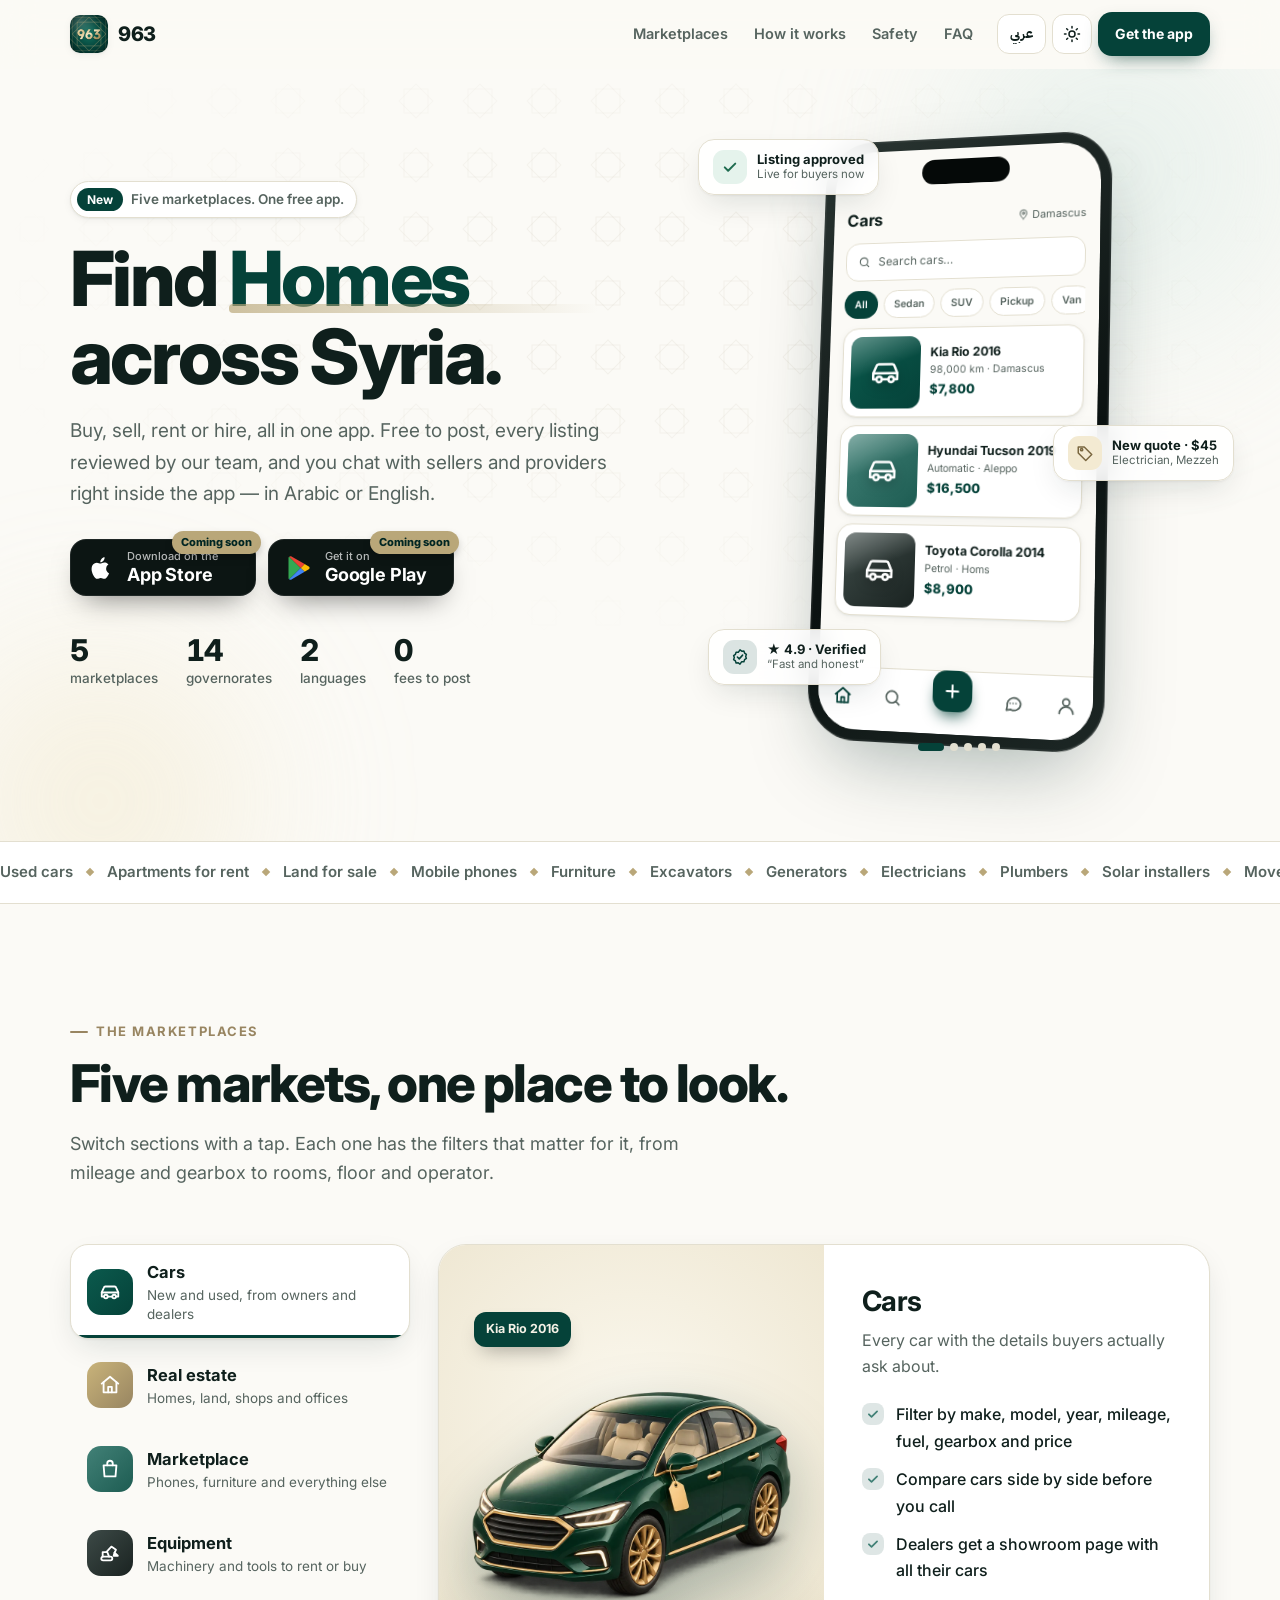
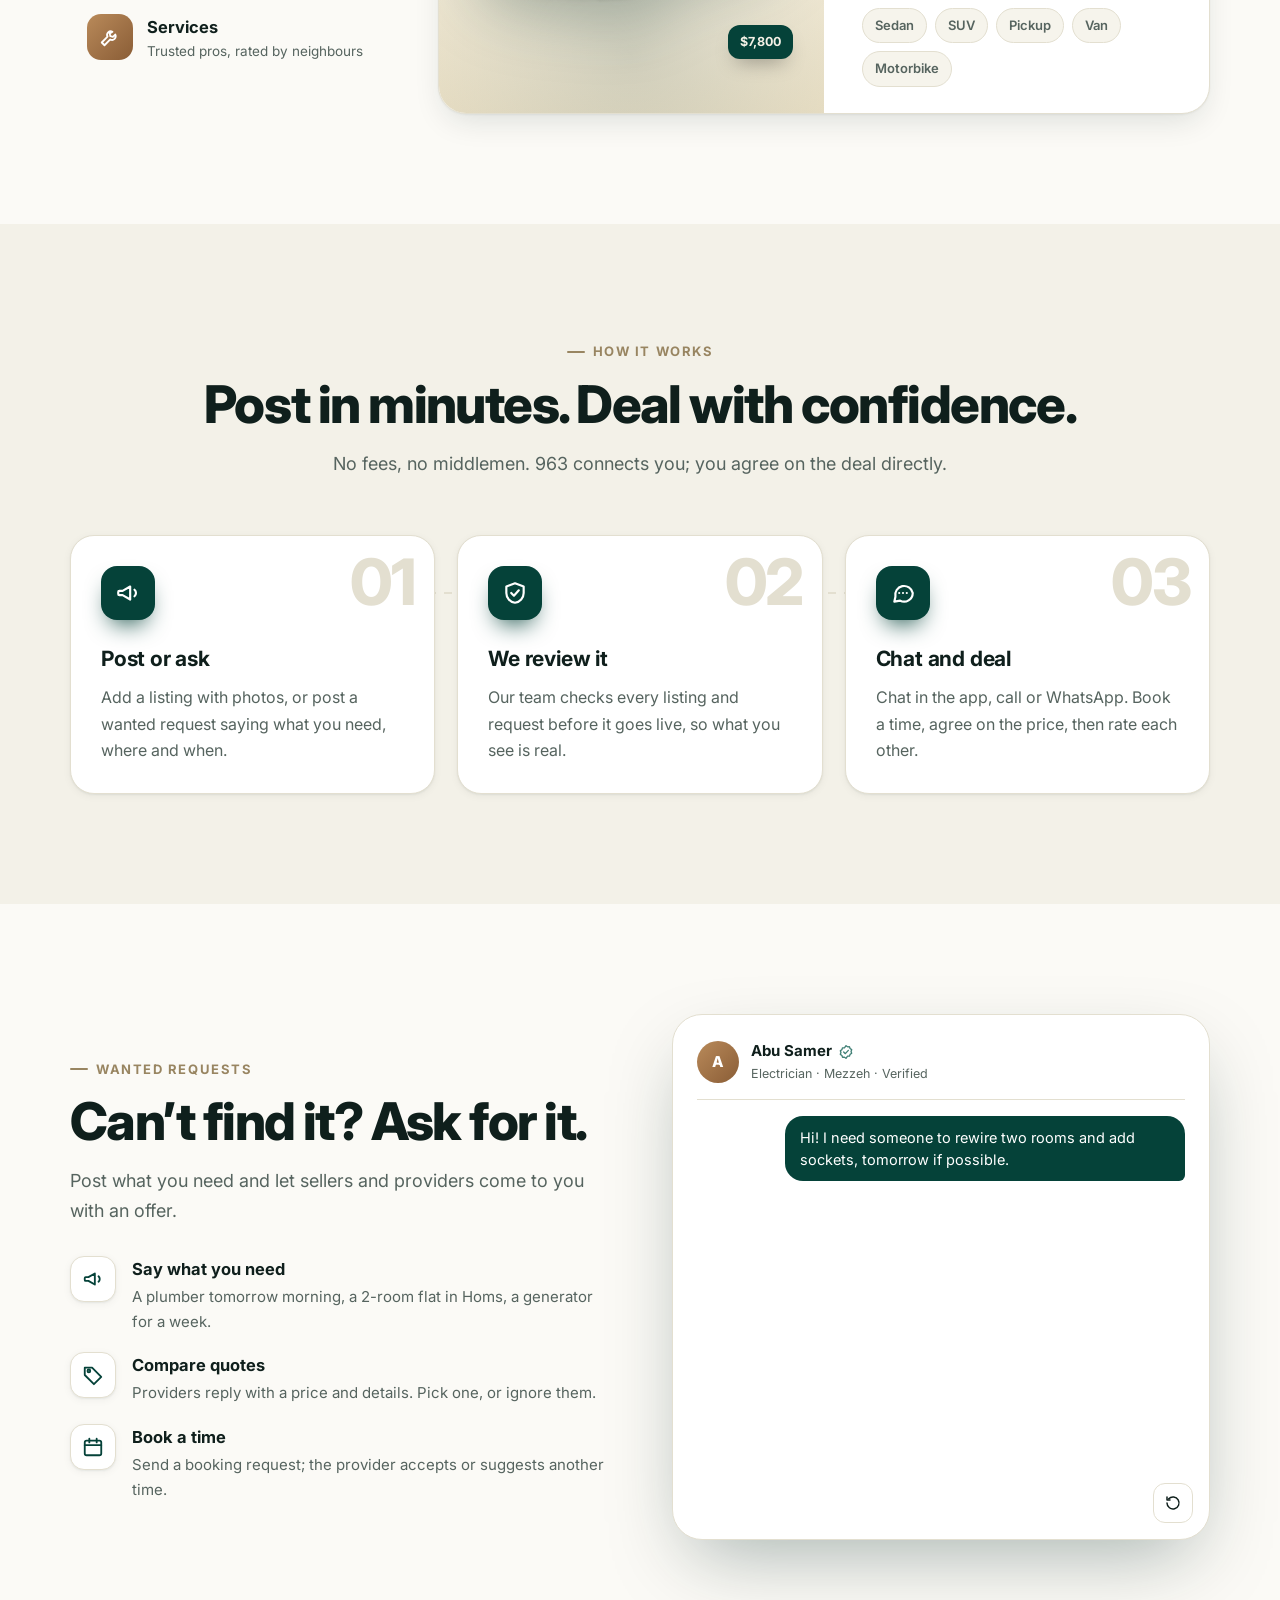
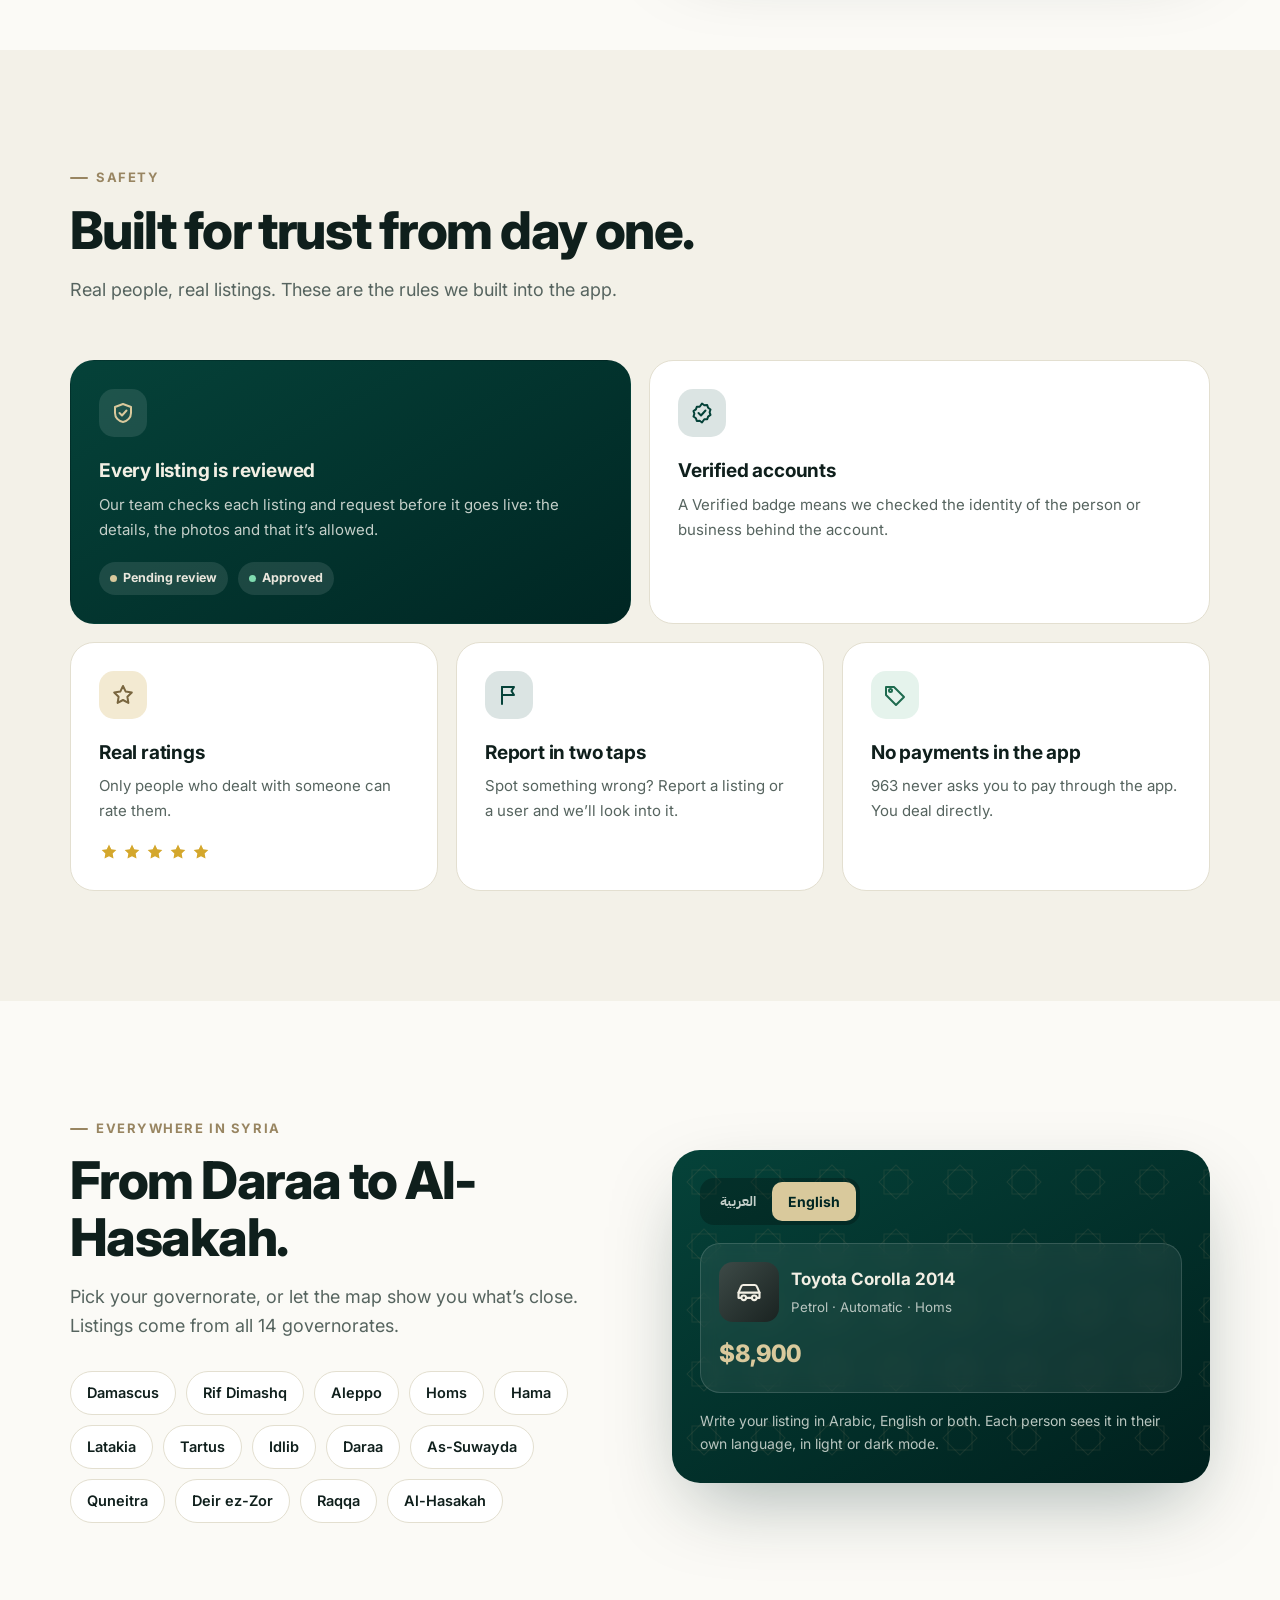
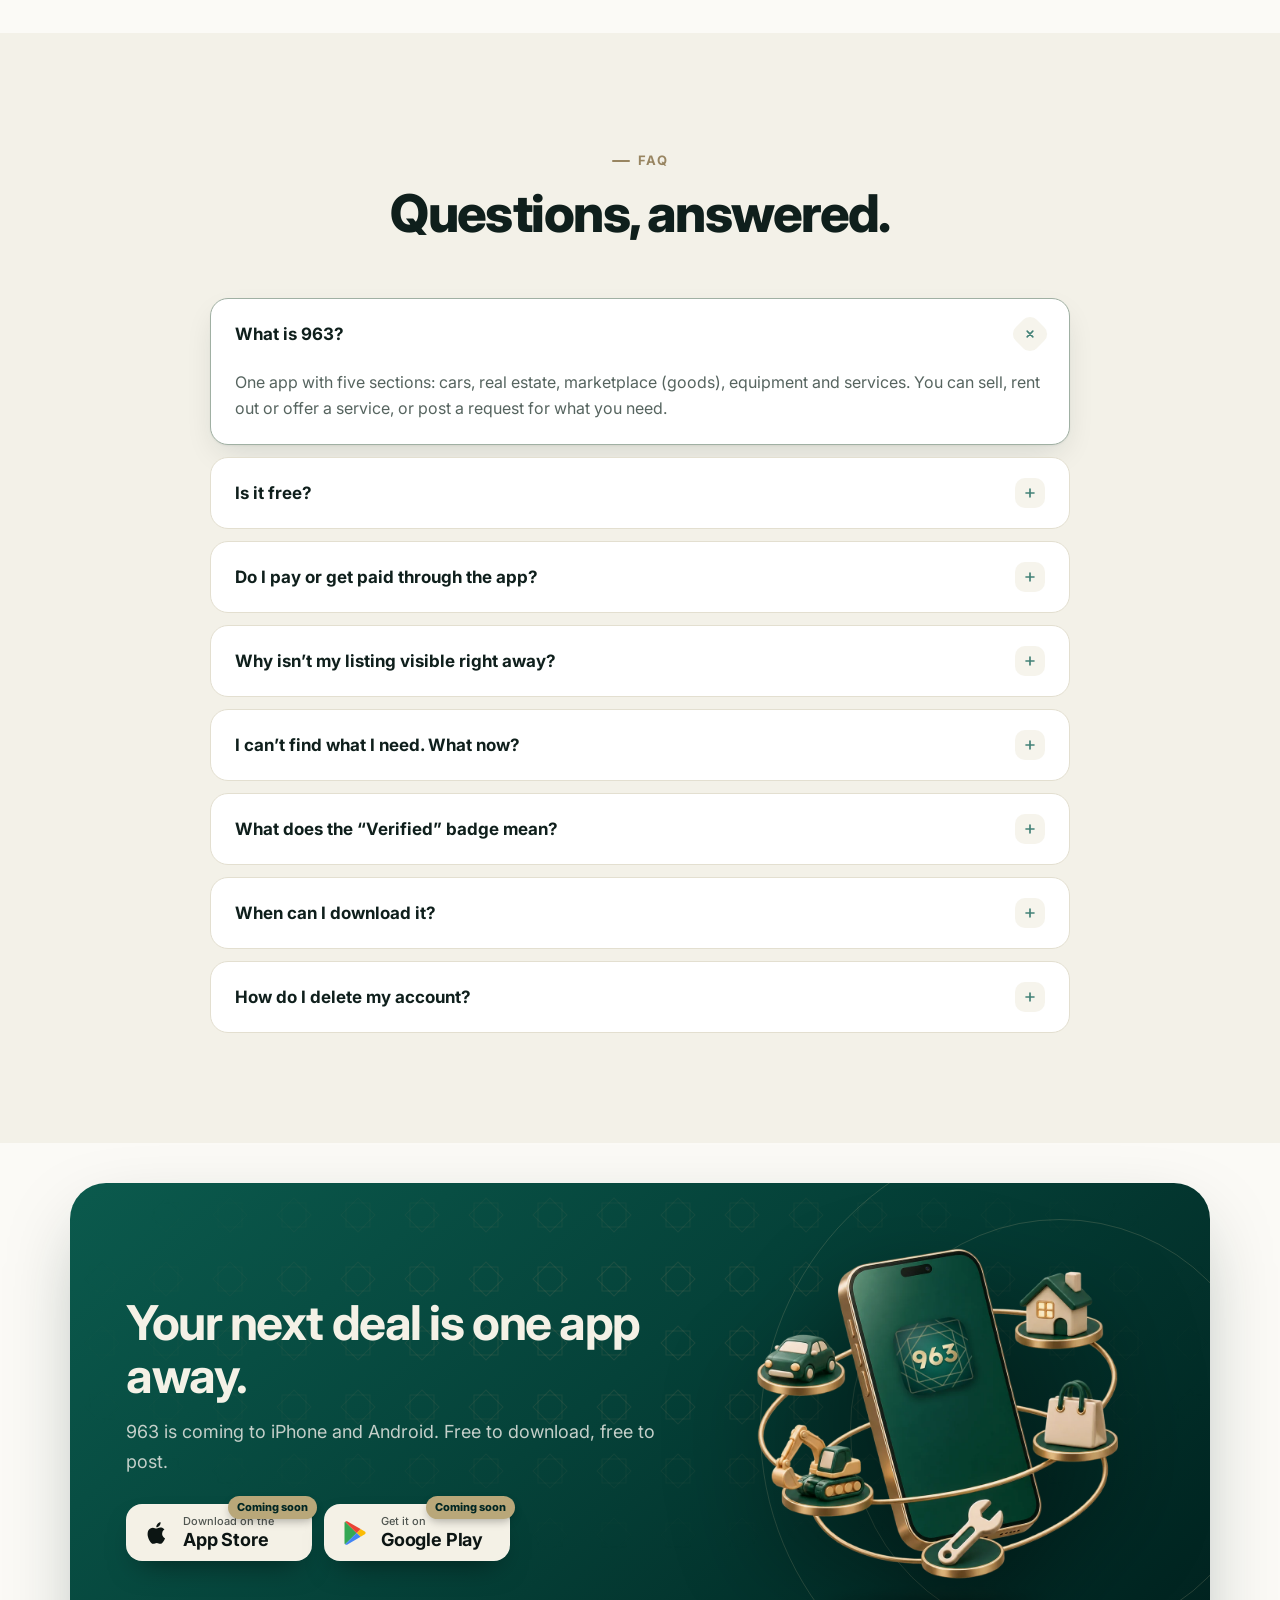
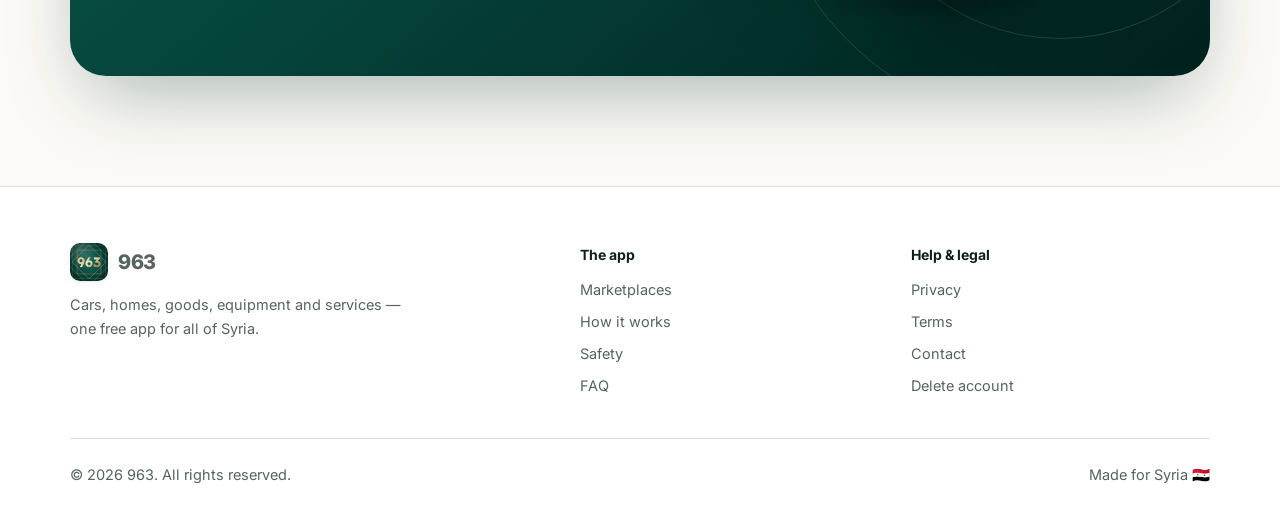
<file: index.html>
<!doctype html>
<html lang="en" dir="ltr">
<head>
<meta charset="utf-8">
<meta name="viewport" content="width=device-width, initial-scale=1, viewport-fit=cover">
<title>963 — Cars, homes, goods, equipment and services in Syria</title>
<meta name="description" content="963 is one free app for cars, real estate, goods, equipment and services across Syria. Buy, sell, rent or hire, with every listing reviewed by our team.">
<meta name="theme-color" content="#fbfaf6">
<link rel="canonical" href="https://963-app.com/">
<link rel="alternate" hreflang="en" href="https://963-app.com/">
<link rel="alternate" hreflang="ar" href="https://963-app.com/ar/">
<link rel="alternate" hreflang="x-default" href="https://963-app.com/">
<meta property="og:type" content="website">
<meta property="og:site_name" content="963">
<meta property="og:title" content="963 — Cars, homes, goods, equipment and services in Syria">
<meta property="og:description" content="963 is one free app for cars, real estate, goods, equipment and services across Syria. Buy, sell, rent or hire, with every listing reviewed by our team.">
<meta property="og:url" content="https://963-app.com/">
<meta property="og:image" content="https://963-app.com/assets/og-image.png">
<meta property="og:locale" content="en_US">
<meta name="twitter:card" content="summary_large_image">
<link rel="icon" type="image/png" sizes="256x256" href="assets/logo.png">
<link rel="icon" type="image/png" sizes="192x192" href="assets/icon-192.png">
<link rel="apple-touch-icon" href="assets/apple-touch-icon.png">
<link rel="preconnect" href="https://fonts.googleapis.com">
<link rel="preconnect" href="https://fonts.gstatic.com" crossorigin>
<link href="https://fonts.googleapis.com/css2?family=IBM+Plex+Sans+Arabic:wght@400;500;600;700&family=Inter:wght@400;500;600;700;800&display=swap" rel="stylesheet">
<link rel="stylesheet" href="assets/site.css?v=0a602765">
<script>(function(){var d=document.documentElement;d.classList.add("no-js");var t=null;try{t=localStorage.getItem("963-theme")}catch(e){}if(!t)t=matchMedia("(prefers-color-scheme: dark)").matches?"dark":"light";d.setAttribute("data-theme",t)})();</script>
</head>
<body>
<a class="sr" href="#main">Skip to content</a>
<header class="site-header">
  <div class="wrap">
    <a class="brand" href="./" aria-label="963 — Home"><img src="assets/logo.png" alt="" width="38" height="38"><bdi>963</bdi></a>
    <nav class="nav" id="site-nav" aria-label="Main"><a href="#marketplaces">Marketplaces</a><a href="#how">How it works</a><a href="#safety">Safety</a><a href="#faq">FAQ</a></nav>
    <div class="tools">
      <a class="icon-btn lang-btn" href="ar/" hreflang="ar" lang="ar" data-lang="ar">عربي</a>
      <button class="icon-btn theme-btn" type="button" aria-label="Switch light or dark theme" title="Switch light or dark theme"><svg class="sun" viewBox="0 0 24 24" fill="none" stroke="currentColor" stroke-width="2" stroke-linecap="round" stroke-linejoin="round" aria-hidden="true"><circle cx="12" cy="12" r="4"/><path d="M12 2v2M12 20v2M4.9 4.9l1.4 1.4M17.7 17.7l1.4 1.4M2 12h2M20 12h2M4.9 19.1l1.4-1.4M17.7 6.3l1.4-1.4"/></svg><svg class="moon" viewBox="0 0 24 24" fill="none" stroke="currentColor" stroke-width="2" stroke-linecap="round" stroke-linejoin="round" aria-hidden="true"><path d="M20 14.5A8 8 0 1 1 9.5 4a6.5 6.5 0 0 0 10.5 10.5z"/></svg></button>
      <a class="btn btn-primary header-cta" href="#get">Get the app</a>
      <button class="icon-btn menu-btn" type="button" aria-label="Menu" aria-controls="site-nav" aria-expanded="false"><svg class="bars" viewBox="0 0 24 24" fill="none" stroke="currentColor" stroke-width="2" stroke-linecap="round" stroke-linejoin="round" aria-hidden="true"><path d="M4 7h16M4 12h16M4 17h16"/></svg><svg class="x" viewBox="0 0 24 24" fill="none" stroke="currentColor" stroke-width="2" stroke-linecap="round" stroke-linejoin="round" aria-hidden="true"><path d="M6 6l12 12M18 6 6 18"/></svg></button>
    </div>
  </div>
</header>
<div id="main"></div>
<section class="hero">
  <div class="hero-bg" aria-hidden="true"><div class="blob b1"></div><div class="blob b2"></div><div class="pattern"></div></div>
  <div class="wrap">
    <div class="hero-copy">
      <span class="eyebrow reveal"><b>New</b>Five marketplaces. One free app.</span>
      <h1 class="reveal" style="--d:.08s"><span class="line">Find <span class="rotator" aria-hidden="true"><span class="on">Cars</span><span>Homes</span><span>Goods</span><span>Equipment</span><span>Services</span></span></span><span class="line">across Syria.</span><span class="sr">Find cars, homes, goods, equipment and services across Syria.</span></h1>
      <p class="sub reveal" style="--d:.16s">Buy, sell, rent or hire, all in one app. Free to post, every listing reviewed by our team, and you chat with sellers and providers right inside the app — in Arabic or English.</p>
      <div class="reveal" style="--d:.24s"><div class="stores "><a class="store" href="https://apps.apple.com/app/id6833439652" aria-label="Download on the App Store — Coming soon"><svg viewBox="0 0 24 24" fill="currentColor" aria-hidden="true"><path d="M16.4 12.6c0-2.3 1.9-3.4 2-3.5-1.1-1.6-2.8-1.8-3.4-1.8-1.4-.1-2.8.9-3.5.9-.7 0-1.8-.8-3-.8-1.5 0-3 .9-3.8 2.3-1.6 2.8-.4 7 1.2 9.3.8 1.1 1.7 2.4 2.9 2.3 1.2 0 1.6-.7 3-.7s1.8.7 3 .7c1.3 0 2.1-1.1 2.8-2.3.9-1.3 1.3-2.6 1.3-2.6s-2.5-1-2.5-3.8zM14.1 5.8c.6-.8 1.1-1.9 1-3-.9 0-2.1.6-2.7 1.4-.6.7-1.1 1.8-1 2.9 1 .1 2.1-.5 2.7-1.3z"/></svg><span dir="ltr"><small>Download on the</small><strong>App Store</strong></span><span class="soon">Coming soon</span></a><a class="store" href="https://play.google.com/store/apps/details?id=com.l7techs.app963" aria-label="Get it on Google Play — Coming soon"><svg viewBox="0 0 24 24" aria-hidden="true"><path fill="#34A853" d="M3.6 2.3 13.4 12 3.6 21.7a1 1 0 0 1-.6-.9V3.2c0-.4.2-.7.6-.9z"/><path fill="#FBBC04" d="m16.8 8.6 3.6 2.1c.9.5.9 1.8 0 2.4l-3.6 2.1-3.4-3.2z"/><path fill="#4285F4" d="M3.6 21.7 13.4 12l3.4 3.2L5.2 22c-.6.3-1.2.2-1.6-.3z"/><path fill="#EA4335" d="M3.6 2.3c.4-.5 1-.6 1.6-.3l11.6 6.6-3.4 3.4z"/></svg><span dir="ltr"><small>Get it on</small><strong>Google Play</strong></span><span class="soon">Coming soon</span></a></div></div>
      <div class="hero-facts reveal" style="--d:.32s"><div><strong class="num" data-count="5">5</strong><span>marketplaces</span></div><div><strong class="num" data-count="14">14</strong><span>governorates</span></div><div><strong class="num" data-count="2">2</strong><span>languages</span></div><div><strong class="num" data-count="0">0</strong><span>fees to post</span></div></div>
    </div>
    <div class="stage reveal" style="--d:.2s">
      <div class="phone"><div class="screen"><div class="app-screen on" aria-hidden="false"><div class="app-top"><b>Cars</b><span class="loc"><svg class="" viewBox="0 0 24 24" fill="none" stroke="currentColor" stroke-width="2" stroke-linecap="round" stroke-linejoin="round" aria-hidden="true"><path d="M12 21s-7-6.1-7-11.5a7 7 0 0 1 14 0C19 14.9 12 21 12 21z"/><circle cx="12" cy="9.5" r="2.5"/></svg>Damascus</span></div><div class="app-search"><svg class="" viewBox="0 0 24 24" fill="none" stroke="currentColor" stroke-width="2" stroke-linecap="round" stroke-linejoin="round" aria-hidden="true"><circle cx="11" cy="11" r="7"/><path d="M20 20l-3.5-3.5"/></svg>Search cars…</div><div class="app-chips"><span>All</span><span>Sedan</span><span>SUV</span><span>Pickup</span><span>Van</span></div><div class="app-card"><div class="thumb g1"><svg class="" viewBox="0 0 24 24" fill="none" stroke="currentColor" stroke-width="1.8" stroke-linecap="round" stroke-linejoin="round" aria-hidden="true"><path d="M5 17H3v-4.5l2.2-5.1A2 2 0 0 1 7 6h10a2 2 0 0 1 1.8 1.4l2.2 5.1V17h-2"/><path d="M3 12.5h18M9.5 17h5"/><circle cx="7.5" cy="17" r="2"/><circle cx="16.5" cy="17" r="2"/></svg></div><div class="info"><span class="t">Kia Rio 2016</span><span class="m">98,000 km · Damascus</span><span class="p"><bdi>$7,800</bdi></span></div></div><div class="app-card"><div class="thumb g3"><svg class="" viewBox="0 0 24 24" fill="none" stroke="currentColor" stroke-width="1.8" stroke-linecap="round" stroke-linejoin="round" aria-hidden="true"><path d="M5 17H3v-4.5l2.2-5.1A2 2 0 0 1 7 6h10a2 2 0 0 1 1.8 1.4l2.2 5.1V17h-2"/><path d="M3 12.5h18M9.5 17h5"/><circle cx="7.5" cy="17" r="2"/><circle cx="16.5" cy="17" r="2"/></svg></div><div class="info"><span class="t">Hyundai Tucson 2019</span><span class="m">Automatic · Aleppo</span><span class="p"><bdi>$16,500</bdi></span></div></div><div class="app-card"><div class="thumb g4"><svg class="" viewBox="0 0 24 24" fill="none" stroke="currentColor" stroke-width="1.8" stroke-linecap="round" stroke-linejoin="round" aria-hidden="true"><path d="M5 17H3v-4.5l2.2-5.1A2 2 0 0 1 7 6h10a2 2 0 0 1 1.8 1.4l2.2 5.1V17h-2"/><path d="M3 12.5h18M9.5 17h5"/><circle cx="7.5" cy="17" r="2"/><circle cx="16.5" cy="17" r="2"/></svg></div><div class="info"><span class="t">Toyota Corolla 2014</span><span class="m">Petrol · Homs</span><span class="p"><bdi>$8,900</bdi></span></div></div></div><div class="app-screen" aria-hidden="true"><div class="app-top"><b>Real estate</b><span class="loc"><svg class="" viewBox="0 0 24 24" fill="none" stroke="currentColor" stroke-width="2" stroke-linecap="round" stroke-linejoin="round" aria-hidden="true"><path d="M12 21s-7-6.1-7-11.5a7 7 0 0 1 14 0C19 14.9 12 21 12 21z"/><circle cx="12" cy="9.5" r="2.5"/></svg>Damascus</span></div><div class="app-search"><svg class="" viewBox="0 0 24 24" fill="none" stroke="currentColor" stroke-width="2" stroke-linecap="round" stroke-linejoin="round" aria-hidden="true"><circle cx="11" cy="11" r="7"/><path d="M20 20l-3.5-3.5"/></svg>Search homes…</div><div class="app-chips"><span>For sale</span><span>For rent</span><span>Land</span><span>Shops</span></div><div class="app-card"><div class="thumb g2"><svg class="" viewBox="0 0 24 24" fill="none" stroke="currentColor" stroke-width="1.8" stroke-linecap="round" stroke-linejoin="round" aria-hidden="true"><path d="M3 10.5 12 3l9 7.5"/><path d="M5 9v11h14V9"/><path d="M10 20v-6h4v6"/></svg></div><div class="info"><span class="t">3-room apartment</span><span class="m">140 m² · Mezzeh</span><span class="p"><bdi>$85,000</bdi></span></div></div><div class="app-card"><div class="thumb g6"><svg class="" viewBox="0 0 24 24" fill="none" stroke="currentColor" stroke-width="1.8" stroke-linecap="round" stroke-linejoin="round" aria-hidden="true"><path d="M3 10.5 12 3l9 7.5"/><path d="M5 9v11h14V9"/><path d="M10 20v-6h4v6"/></svg></div><div class="info"><span class="t">Shop for rent</span><span class="m">45 m² · Latakia</span><span class="p"><bdi>$300/mo</bdi></span></div></div><div class="app-card"><div class="thumb g3"><svg class="" viewBox="0 0 24 24" fill="none" stroke="currentColor" stroke-width="1.8" stroke-linecap="round" stroke-linejoin="round" aria-hidden="true"><path d="M12 21s-7-6.1-7-11.5a7 7 0 0 1 14 0C19 14.9 12 21 12 21z"/><circle cx="12" cy="9.5" r="2.5"/></svg></div><div class="info"><span class="t">Building plot</span><span class="m">600 m² · Tartus</span><span class="p"><bdi>$42,000</bdi></span></div></div></div><div class="app-screen" aria-hidden="true"><div class="app-top"><b>Marketplace</b><span class="loc"><svg class="" viewBox="0 0 24 24" fill="none" stroke="currentColor" stroke-width="2" stroke-linecap="round" stroke-linejoin="round" aria-hidden="true"><path d="M12 21s-7-6.1-7-11.5a7 7 0 0 1 14 0C19 14.9 12 21 12 21z"/><circle cx="12" cy="9.5" r="2.5"/></svg>Damascus</span></div><div class="app-search"><svg class="" viewBox="0 0 24 24" fill="none" stroke="currentColor" stroke-width="2" stroke-linecap="round" stroke-linejoin="round" aria-hidden="true"><circle cx="11" cy="11" r="7"/><path d="M20 20l-3.5-3.5"/></svg>Search goods…</div><div class="app-chips"><span>All</span><span>Phones</span><span>Furniture</span><span>Appliances</span></div><div class="app-card"><div class="thumb g3"><svg class="" viewBox="0 0 24 24" fill="none" stroke="currentColor" stroke-width="1.8" stroke-linecap="round" stroke-linejoin="round" aria-hidden="true"><path d="M5 8h14l-1 12H6L5 8z"/><path d="M9 8V6a3 3 0 0 1 6 0v2"/></svg></div><div class="info"><span class="t">iPhone 13, 128 GB</span><span class="m">Like new · Damascus</span><span class="p"><bdi>$420</bdi></span></div></div><div class="app-card"><div class="thumb g5"><svg class="" viewBox="0 0 24 24" fill="none" stroke="currentColor" stroke-width="1.8" stroke-linecap="round" stroke-linejoin="round" aria-hidden="true"><path d="M3 10.5 12 3l9 7.5"/><path d="M5 9v11h14V9"/><path d="M10 20v-6h4v6"/></svg></div><div class="info"><span class="t">Corner sofa, 7 seats</span><span class="m">Used · Aleppo</span><span class="p"><bdi>$260</bdi></span></div></div><div class="app-card"><div class="thumb g6"><svg class="" viewBox="0 0 24 24" fill="none" stroke="currentColor" stroke-width="1.8" stroke-linecap="round" stroke-linejoin="round" aria-hidden="true"><rect x="4" y="4" width="7" height="7" rx="2"/><rect x="13" y="4" width="7" height="7" rx="2"/><rect x="4" y="13" width="7" height="7" rx="2"/><rect x="13" y="13" width="7" height="7" rx="2"/></svg></div><div class="info"><span class="t">LG washing machine</span><span class="m">8 kg · Hama</span><span class="p"><bdi>$180</bdi></span></div></div></div><div class="app-screen" aria-hidden="true"><div class="app-top"><b>Equipment</b><span class="loc"><svg class="" viewBox="0 0 24 24" fill="none" stroke="currentColor" stroke-width="2" stroke-linecap="round" stroke-linejoin="round" aria-hidden="true"><path d="M12 21s-7-6.1-7-11.5a7 7 0 0 1 14 0C19 14.9 12 21 12 21z"/><circle cx="12" cy="9.5" r="2.5"/></svg>Damascus</span></div><div class="app-search"><svg class="" viewBox="0 0 24 24" fill="none" stroke="currentColor" stroke-width="2" stroke-linecap="round" stroke-linejoin="round" aria-hidden="true"><circle cx="11" cy="11" r="7"/><path d="M20 20l-3.5-3.5"/></svg>Search equipment…</div><div class="app-chips"><span>Rent</span><span>Sale</span><span>With operator</span></div><div class="app-card"><div class="thumb g4"><svg class="" viewBox="0 0 24 24" fill="none" stroke="currentColor" stroke-width="1.8" stroke-linecap="round" stroke-linejoin="round" aria-hidden="true"><path d="M2.5 18a2 2 0 0 1 2-2h8a2 2 0 0 1 0 4h-8a2 2 0 0 1-2-2z"/><path d="M4 16v-5h5l2 5"/><path d="M8 11l5.5-6 5 3.5-1.5 3"/><path d="M17 11.5l3.5 3.5h-4.5z"/></svg></div><div class="info"><span class="t">Excavator CAT 320</span><span class="m">With operator · Homs</span><span class="p"><bdi>$180/day</bdi></span></div></div><div class="app-card"><div class="thumb g1"><svg class="" viewBox="0 0 24 24" fill="none" stroke="currentColor" stroke-width="1.8" stroke-linecap="round" stroke-linejoin="round" aria-hidden="true"><path d="M4 6h10M18 6h2M4 12h4M12 12h8M4 18h12M20 18h0"/><circle cx="16" cy="6" r="2"/><circle cx="10" cy="12" r="2"/><circle cx="18" cy="18" r="2"/></svg></div><div class="info"><span class="t">Generator 100 kVA</span><span class="m">Diesel · Damascus</span><span class="p"><bdi>$350/wk</bdi></span></div></div><div class="app-card"><div class="thumb g2"><svg class="" viewBox="0 0 24 24" fill="none" stroke="currentColor" stroke-width="1.8" stroke-linecap="round" stroke-linejoin="round" aria-hidden="true"><path d="M2.5 18a2 2 0 0 1 2-2h8a2 2 0 0 1 0 4h-8a2 2 0 0 1-2-2z"/><path d="M4 16v-5h5l2 5"/><path d="M8 11l5.5-6 5 3.5-1.5 3"/><path d="M17 11.5l3.5 3.5h-4.5z"/></svg></div><div class="info"><span class="t">Crane truck 25 t</span><span class="m">Per job · Aleppo</span><span class="p"><bdi>Ask</bdi></span></div></div></div><div class="app-screen" aria-hidden="true"><div class="app-top"><b>Services</b><span class="loc"><svg class="" viewBox="0 0 24 24" fill="none" stroke="currentColor" stroke-width="2" stroke-linecap="round" stroke-linejoin="round" aria-hidden="true"><path d="M12 21s-7-6.1-7-11.5a7 7 0 0 1 14 0C19 14.9 12 21 12 21z"/><circle cx="12" cy="9.5" r="2.5"/></svg>Damascus</span></div><div class="app-search"><svg class="" viewBox="0 0 24 24" fill="none" stroke="currentColor" stroke-width="2" stroke-linecap="round" stroke-linejoin="round" aria-hidden="true"><circle cx="11" cy="11" r="7"/><path d="M20 20l-3.5-3.5"/></svg>Find a pro…</div><div class="app-chips"><span>Electric</span><span>Plumbing</span><span>Solar</span><span>Movers</span></div><div class="app-card"><div class="thumb g5"><svg class="" viewBox="0 0 24 24" fill="none" stroke="currentColor" stroke-width="1.8" stroke-linecap="round" stroke-linejoin="round" aria-hidden="true"><path d="M14.7 6.3a4 4 0 0 0-5.4 5.4L3 18l3 3 6.3-6.3a4 4 0 0 0 5.4-5.4l-2.5 2.5-2.8-.7-.7-2.8z"/></svg></div><div class="info"><span class="t">Abu Samer — Electrician</span><span class="m">★ 4.9 · 120 jobs</span><span class="p"><bdi>Quote</bdi></span></div></div><div class="app-card"><div class="thumb g2"><svg class="" viewBox="0 0 24 24" fill="none" stroke="currentColor" stroke-width="1.8" stroke-linecap="round" stroke-linejoin="round" aria-hidden="true"><circle cx="12" cy="12" r="4"/><path d="M12 2v2M12 20v2M4.9 4.9l1.4 1.4M17.7 17.7l1.4 1.4M2 12h2M20 12h2M4.9 19.1l1.4-1.4M17.7 6.3l1.4-1.4"/></svg></div><div class="info"><span class="t">Solar installation</span><span class="m">Panels & batteries · Daraa</span><span class="p"><bdi>Quote</bdi></span></div></div><div class="app-card"><div class="thumb g1"><svg class="" viewBox="0 0 24 24" fill="none" stroke="currentColor" stroke-width="1.8" stroke-linecap="round" stroke-linejoin="round" aria-hidden="true"><path d="M5 17H3v-4.5l2.2-5.1A2 2 0 0 1 7 6h10a2 2 0 0 1 1.8 1.4l2.2 5.1V17h-2"/><path d="M3 12.5h18M9.5 17h5"/><circle cx="7.5" cy="17" r="2"/><circle cx="16.5" cy="17" r="2"/></svg></div><div class="info"><span class="t">Damascus Movers</span><span class="m">Truck + 3 workers</span><span class="p"><bdi>$60</bdi></span></div></div></div><div class="app-tabs"><i class="on"><svg class="" viewBox="0 0 24 24" fill="none" stroke="currentColor" stroke-width="2" stroke-linecap="round" stroke-linejoin="round" aria-hidden="true"><path d="M3 10.5 12 3l9 7.5"/><path d="M5 9v11h14V9"/><path d="M10 20v-6h4v6"/></svg></i><i><svg class="" viewBox="0 0 24 24" fill="none" stroke="currentColor" stroke-width="2" stroke-linecap="round" stroke-linejoin="round" aria-hidden="true"><circle cx="11" cy="11" r="7"/><path d="M20 20l-3.5-3.5"/></svg></i><i class="fab"><svg class="" viewBox="0 0 24 24" fill="none" stroke="currentColor" stroke-width="2.4" stroke-linecap="round" stroke-linejoin="round" aria-hidden="true"><path d="M12 5v14M5 12h14"/></svg></i><i><svg class="" viewBox="0 0 24 24" fill="none" stroke="currentColor" stroke-width="2" stroke-linecap="round" stroke-linejoin="round" aria-hidden="true"><path d="M21 12a8 8 0 0 1-11.6 7.1L4 20l1-4.6A8 8 0 1 1 21 12z"/><path d="M8.5 12h.01M12 12h.01M15.5 12h.01"/></svg></i><i><svg class="" viewBox="0 0 24 24" fill="none" stroke="currentColor" stroke-width="2" stroke-linecap="round" stroke-linejoin="round" aria-hidden="true"><circle cx="12" cy="8" r="4"/><path d="M4 21a8 8 0 0 1 16 0"/></svg></i></div></div></div>
      <div class="float f1"><span class="ic ic-ok"><svg class="" viewBox="0 0 24 24" fill="none" stroke="currentColor" stroke-width="2.6" stroke-linecap="round" stroke-linejoin="round" aria-hidden="true"><path d="M5 12.5l4.5 4.5L19 7.5"/></svg></span><span><b>Listing approved</b><small>Live for buyers now</small></span></div>
      <div class="float f2"><span class="ic ic-gold"><svg class="" viewBox="0 0 24 24" fill="none" stroke="currentColor" stroke-width="2" stroke-linecap="round" stroke-linejoin="round" aria-hidden="true"><path d="M3 12V4h8l10 10-8 8z"/><circle cx="7.5" cy="7.5" r="1.5"/></svg></span><span><b>New quote · $45</b><small>Electrician, Mezzeh</small></span></div>
      <div class="float f3"><span class="ic ic-pri"><svg class="" viewBox="0 0 24 24" fill="none" stroke="currentColor" stroke-width="2" stroke-linecap="round" stroke-linejoin="round" aria-hidden="true"><path d="M12 2.5l2.3 1.7 2.9-.1.9 2.7 2.4 1.7-.9 2.7.9 2.7-2.4 1.7-.9 2.7-2.9-.1L12 21.5l-2.3-1.7-2.9.1-.9-2.7-2.4-1.7.9-2.7-.9-2.7 2.4-1.7.9-2.7 2.9.1z"/><path d="M8.5 12l2.5 2.5 4.5-5"/></svg></span><span><b>★ 4.9 · Verified</b><small>“Fast and honest”</small></span></div>
      <div class="stage-dots"><button type="button" aria-label="Cars" class="on"></button><button type="button" aria-label="Real estate"></button><button type="button" aria-label="Marketplace"></button><button type="button" aria-label="Equipment"></button><button type="button" aria-label="Services"></button></div>
    </div>
  </div>
</section>

<div class="marquee" aria-hidden="true"><div class="marquee-track"><span>Used cars</span><span>Apartments for rent</span><span>Land for sale</span><span>Mobile phones</span><span>Furniture</span><span>Excavators</span><span>Generators</span><span>Electricians</span><span>Plumbers</span><span>Solar installers</span><span>Movers</span><span>Shops & offices</span><span>Home appliances</span><span>Cranes & trucks</span><span>Painters</span><span>AC repair</span><span>Used cars</span><span>Apartments for rent</span><span>Land for sale</span><span>Mobile phones</span><span>Furniture</span><span>Excavators</span><span>Generators</span><span>Electricians</span><span>Plumbers</span><span>Solar installers</span><span>Movers</span><span>Shops & offices</span><span>Home appliances</span><span>Cranes & trucks</span><span>Painters</span><span>AC repair</span></div></div>

<section class="section" id="marketplaces">
  <div class="wrap">
    <div class="head reveal"><div class="kicker">The marketplaces</div><h2 class="h2">Five markets, one place to look.</h2><p class="lede">Switch sections with a tap. Each one has the filters that matter for it, from mileage and gearbox to rooms, floor and operator.</p></div>
    <div class="explorer reveal">
      <div class="tablist" role="tablist" aria-label="The marketplaces"><button class="tab" role="tab" id="tab-cars" aria-controls="panel-cars" aria-selected="true" tabindex="0"><span class="ti g1"><svg class="" viewBox="0 0 24 24" fill="none" stroke="currentColor" stroke-width="2" stroke-linecap="round" stroke-linejoin="round" aria-hidden="true"><path d="M5 17H3v-4.5l2.2-5.1A2 2 0 0 1 7 6h10a2 2 0 0 1 1.8 1.4l2.2 5.1V17h-2"/><path d="M3 12.5h18M9.5 17h5"/><circle cx="7.5" cy="17" r="2"/><circle cx="16.5" cy="17" r="2"/></svg></span><span><b>Cars</b><small>New and used, from owners and dealers</small></span><span class="bar"></span></button><button class="tab" role="tab" id="tab-homes" aria-controls="panel-homes" aria-selected="false" tabindex="-1"><span class="ti g2"><svg class="" viewBox="0 0 24 24" fill="none" stroke="currentColor" stroke-width="2" stroke-linecap="round" stroke-linejoin="round" aria-hidden="true"><path d="M3 10.5 12 3l9 7.5"/><path d="M5 9v11h14V9"/><path d="M10 20v-6h4v6"/></svg></span><span><b>Real estate</b><small>Homes, land, shops and offices</small></span><span class="bar"></span></button><button class="tab" role="tab" id="tab-goods" aria-controls="panel-goods" aria-selected="false" tabindex="-1"><span class="ti g3"><svg class="" viewBox="0 0 24 24" fill="none" stroke="currentColor" stroke-width="2" stroke-linecap="round" stroke-linejoin="round" aria-hidden="true"><path d="M5 8h14l-1 12H6L5 8z"/><path d="M9 8V6a3 3 0 0 1 6 0v2"/></svg></span><span><b>Marketplace</b><small>Phones, furniture and everything else</small></span><span class="bar"></span></button><button class="tab" role="tab" id="tab-equipment" aria-controls="panel-equipment" aria-selected="false" tabindex="-1"><span class="ti g4"><svg class="" viewBox="0 0 24 24" fill="none" stroke="currentColor" stroke-width="2" stroke-linecap="round" stroke-linejoin="round" aria-hidden="true"><path d="M2.5 18a2 2 0 0 1 2-2h8a2 2 0 0 1 0 4h-8a2 2 0 0 1-2-2z"/><path d="M4 16v-5h5l2 5"/><path d="M8 11l5.5-6 5 3.5-1.5 3"/><path d="M17 11.5l3.5 3.5h-4.5z"/></svg></span><span><b>Equipment</b><small>Machinery and tools to rent or buy</small></span><span class="bar"></span></button><button class="tab" role="tab" id="tab-services" aria-controls="panel-services" aria-selected="false" tabindex="-1"><span class="ti g5"><svg class="" viewBox="0 0 24 24" fill="none" stroke="currentColor" stroke-width="2" stroke-linecap="round" stroke-linejoin="round" aria-hidden="true"><path d="M14.7 6.3a4 4 0 0 0-5.4 5.4L3 18l3 3 6.3-6.3a4 4 0 0 0 5.4-5.4l-2.5 2.5-2.8-.7-.7-2.8z"/></svg></span><span><b>Services</b><small>Trusted pros, rated by neighbours</small></span><span class="bar"></span></button></div>
      <div class="panels"><div class="panel on" role="tabpanel" id="panel-cars" aria-labelledby="tab-cars"><div class="art g1 has-3d"><img class="art-3d" src="assets/3d/web/cars.webp" alt="" width="900" height="900" loading="lazy"><span class="chip c1">Kia Rio 2016</span><span class="chip c2"><bdi>$7,800</bdi></span></div><div class="body"><h3>Cars</h3><p>Every car with the details buyers actually ask about.</p><ul class="ticks"><li>Filter by make, model, year, mileage, fuel, gearbox and price</li><li>Compare cars side by side before you call</li><li>Dealers get a showroom page with all their cars</li></ul><div class="tags"><span>Sedan</span><span>SUV</span><span>Pickup</span><span>Van</span><span>Motorbike</span></div></div></div><div class="panel" role="tabpanel" id="panel-homes" aria-labelledby="tab-homes"><div class="art g2 has-3d"><img class="art-3d" src="assets/3d/web/homes.webp" alt="" width="900" height="900" loading="lazy"><span class="chip c1">140 m² · Mezzeh</span><span class="chip c2"><bdi>$85,000</bdi></span></div><div class="body"><h3>Real estate</h3><p>Buy or rent a place, and see exactly where it is.</p><ul class="ticks"><li>Apartments, houses, land, shops and offices for sale or rent</li><li>Rooms, area, floor and furnishing at a glance</li><li>Browse on the map and see what is near you</li></ul><div class="tags"><span>Apartment</span><span>Villa</span><span>Land</span><span>Shop</span><span>Office</span></div></div></div><div class="panel" role="tabpanel" id="panel-goods" aria-labelledby="tab-goods"><div class="art g3 has-3d"><img class="art-3d" src="assets/3d/web/goods.webp" alt="" width="900" height="900" loading="lazy"><span class="chip c1">iPhone 13</span><span class="chip c2"><bdi>$420</bdi></span></div><div class="body"><h3>Marketplace</h3><p>Give the things you don’t use a second home.</p><ul class="ticks"><li>Phones, electronics, furniture, appliances, clothes and kids’ items</li><li>New or used, with photos and a clear price</li><li>Save searches and get notified when something new appears</li></ul><div class="tags"><span>Phones</span><span>Electronics</span><span>Furniture</span><span>Appliances</span><span>Kids</span></div></div></div><div class="panel" role="tabpanel" id="panel-equipment" aria-labelledby="tab-equipment"><div class="art g4 has-3d"><img class="art-3d" src="assets/3d/web/equipment.webp" alt="" width="900" height="900" loading="lazy"><span class="chip c1">CAT 320</span><span class="chip c2"><bdi>$180/day</bdi></span></div><div class="body"><h3>Equipment</h3><p>Heavy machinery for the job, with or without an operator.</p><ul class="ticks"><li>Excavators, loaders, cranes, trucks, generators and tools</li><li>Rent per hour, day, week, month or job</li><li>Send a booking request for the dates you need</li></ul><div class="tags"><span>Excavator</span><span>Loader</span><span>Crane</span><span>Generator</span><span>Truck</span></div></div></div><div class="panel" role="tabpanel" id="panel-services" aria-labelledby="tab-services"><div class="art g5 has-3d"><img class="art-3d" src="assets/3d/web/services.webp" alt="" width="900" height="900" loading="lazy"><span class="chip c1">★ 4.9</span><span class="chip c2"><bdi>120 jobs</bdi></span></div><div class="body"><h3>Services</h3><p>Post the job once, get quotes from providers near you.</p><ul class="ticks"><li>Plumbing, electrical, carpentry, painting, cleaning, AC repair, movers, solar</li><li>Provider profiles with work photos, areas covered and ratings</li><li>Book a date and time, then rate the job when it’s done</li></ul><div class="tags"><span>Electrician</span><span>Plumber</span><span>Solar</span><span>Movers</span><span>Cleaning</span></div></div></div></div>
    </div>
  </div>
</section>

<section class="section alt" id="how">
  <div class="wrap">
    <div class="head center reveal"><div class="kicker">How it works</div><h2 class="h2">Post in minutes. Deal with confidence.</h2><p class="lede">No fees, no middlemen. 963 connects you; you agree on the deal directly.</p></div>
    <div class="steps-grid"><div class="connector" aria-hidden="true"></div><div class="step reveal" style="--d:0.00s"><div class="si"><svg class="" viewBox="0 0 24 24" fill="none" stroke="currentColor" stroke-width="2" stroke-linecap="round" stroke-linejoin="round" aria-hidden="true"><path d="M3 11v2a1 1 0 0 0 1 1h3l7 4V6l-7 4H4a1 1 0 0 0-1 1z"/><path d="M18 9a4 4 0 0 1 0 6"/></svg></div><h3>Post or ask</h3><p>Add a listing with photos, or post a wanted request saying what you need, where and when.</p></div><div class="step reveal" style="--d:0.12s"><div class="si"><svg class="" viewBox="0 0 24 24" fill="none" stroke="currentColor" stroke-width="2" stroke-linecap="round" stroke-linejoin="round" aria-hidden="true"><path d="M12 3l8 3v6c0 4.5-3.4 8.3-8 9-4.6-.7-8-4.5-8-9V6z"/><path d="M8.5 12l2.5 2.5 4.5-5"/></svg></div><h3>We review it</h3><p>Our team checks every listing and request before it goes live, so what you see is real.</p></div><div class="step reveal" style="--d:0.24s"><div class="si"><svg class="" viewBox="0 0 24 24" fill="none" stroke="currentColor" stroke-width="2" stroke-linecap="round" stroke-linejoin="round" aria-hidden="true"><path d="M21 12a8 8 0 0 1-11.6 7.1L4 20l1-4.6A8 8 0 1 1 21 12z"/><path d="M8.5 12h.01M12 12h.01M15.5 12h.01"/></svg></div><h3>Chat and deal</h3><p>Chat in the app, call or WhatsApp. Book a time, agree on the price, then rate each other.</p></div></div>
  </div>
</section>

<section class="section" id="requests">
  <div class="wrap split">
    <div>
      <div class="reveal"><div class="kicker">Wanted requests</div><h2 class="h2">Can’t find it? Ask for it.</h2><p class="lede">Post what you need and let sellers and providers come to you with an offer.</p></div>
      <div class="feature-list"><div class="fl reveal" style="--d:0.00s"><div class="fi"><svg class="" viewBox="0 0 24 24" fill="none" stroke="currentColor" stroke-width="2" stroke-linecap="round" stroke-linejoin="round" aria-hidden="true"><path d="M3 11v2a1 1 0 0 0 1 1h3l7 4V6l-7 4H4a1 1 0 0 0-1 1z"/><path d="M18 9a4 4 0 0 1 0 6"/></svg></div><div><b>Say what you need</b><p>A plumber tomorrow morning, a 2-room flat in Homs, a generator for a week.</p></div></div><div class="fl reveal" style="--d:0.10s"><div class="fi"><svg class="" viewBox="0 0 24 24" fill="none" stroke="currentColor" stroke-width="2" stroke-linecap="round" stroke-linejoin="round" aria-hidden="true"><path d="M3 12V4h8l10 10-8 8z"/><circle cx="7.5" cy="7.5" r="1.5"/></svg></div><div><b>Compare quotes</b><p>Providers reply with a price and details. Pick one, or ignore them.</p></div></div><div class="fl reveal" style="--d:0.20s"><div class="fi"><svg class="" viewBox="0 0 24 24" fill="none" stroke="currentColor" stroke-width="2" stroke-linecap="round" stroke-linejoin="round" aria-hidden="true"><rect x="3" y="5" width="18" height="16" rx="2"/><path d="M3 10h18M8 3v4M16 3v4"/></svg></div><div><b>Book a time</b><p>Send a booking request; the provider accepts or suggests another time.</p></div></div></div>
    </div>
    <div class="chat reveal" aria-label="Can’t find it? Ask for it."><div class="chat-head"><div class="avatar g5">A</div><div><b>Abu Samer <svg class="" viewBox="0 0 24 24" fill="none" stroke="currentColor" stroke-width="2" stroke-linecap="round" stroke-linejoin="round" aria-hidden="true"><path d="M12 2.5l2.3 1.7 2.9-.1.9 2.7 2.4 1.7-.9 2.7.9 2.7-2.4 1.7-.9 2.7-2.9-.1L12 21.5l-2.3-1.7-2.9.1-.9-2.7-2.4-1.7.9-2.7-.9-2.7 2.4-1.7.9-2.7 2.9.1z"/><path d="M8.5 12l2.5 2.5 4.5-5"/></svg></b><small>Electrician · Mezzeh · Verified</small></div></div><div class="msg me" data-step="1">Hi! I need someone to rewire two rooms and add sockets, tomorrow if possible.</div><div class="msg them" data-step="2">Hello! I can come tomorrow at 10. Is it an apartment?</div><div class="msg me" data-step="3">Yes, third floor in Mezzeh 86.</div><div class="quote-card" data-step="4"><div class="qh"><span>Quote</span><span>Valid 3 days</span></div><div class="qp num"><bdi>$45</bdi></div><div class="qd">Rewire 2 rooms + 4 new sockets, materials included</div><div class="qa"><span>Accept</span><span>Chat</span></div></div><div class="typing" aria-hidden="true"><i></i><i></i><i></i></div><button class="icon-btn replay" type="button" aria-label="Replay" title="Replay"><svg class="" viewBox="0 0 24 24" fill="none" stroke="currentColor" stroke-width="2" stroke-linecap="round" stroke-linejoin="round" aria-hidden="true"><path d="M4 12a8 8 0 1 0 2.3-5.7"/><path d="M4 4v4h4"/></svg></button></div>
  </div>
</section>

<section class="section alt" id="safety">
  <div class="wrap">
    <div class="head reveal"><div class="kicker">Safety</div><h2 class="h2">Built for trust from day one.</h2><p class="lede">Real people, real listings. These are the rules we built into the app.</p></div>
    <div class="bento"><div class="tile t-a dark reveal" style="--d:0.00s"><div class="ti2 "><svg class="" viewBox="0 0 24 24" fill="none" stroke="currentColor" stroke-width="2" stroke-linecap="round" stroke-linejoin="round" aria-hidden="true"><path d="M12 3l8 3v6c0 4.5-3.4 8.3-8 9-4.6-.7-8-4.5-8-9V6z"/><path d="M8.5 12l2.5 2.5 4.5-5"/></svg></div><h3>Every listing is reviewed</h3><p>Our team checks each listing and request before it goes live: the details, the photos and that it’s allowed.</p><div class="review-strip"><span class="status-pill "><i></i>Pending review</span><span class="status-pill ok"><i></i>Approved</span></div></div><div class="tile t-b reveal" style="--d:0.10s"><div class="ti2 ic-pri"><svg class="" viewBox="0 0 24 24" fill="none" stroke="currentColor" stroke-width="2" stroke-linecap="round" stroke-linejoin="round" aria-hidden="true"><path d="M12 2.5l2.3 1.7 2.9-.1.9 2.7 2.4 1.7-.9 2.7.9 2.7-2.4 1.7-.9 2.7-2.9-.1L12 21.5l-2.3-1.7-2.9.1-.9-2.7-2.4-1.7.9-2.7-.9-2.7 2.4-1.7.9-2.7 2.9.1z"/><path d="M8.5 12l2.5 2.5 4.5-5"/></svg></div><h3>Verified accounts</h3><p>A Verified badge means we checked the identity of the person or business behind the account.</p></div><div class="tile t-c reveal" style="--d:0.20s"><div class="ti2 ic-gold"><svg class="" viewBox="0 0 24 24" fill="none" stroke="currentColor" stroke-width="2" stroke-linecap="round" stroke-linejoin="round" aria-hidden="true"><path d="M12 3l2.7 5.6 6.1.9-4.4 4.3 1 6.1L12 17l-5.4 2.9 1-6.1-4.4-4.3 6.1-.9z"/></svg></div><h3>Real ratings</h3><p>Only people who dealt with someone can rate them.</p><div class="stars"><svg viewBox="0 0 24 24" fill="currentColor" aria-hidden="true"><path d="M12 3l2.7 5.6 6.1.9-4.4 4.3 1 6.1L12 17l-5.4 2.9 1-6.1-4.4-4.3 6.1-.9z"/></svg><svg viewBox="0 0 24 24" fill="currentColor" aria-hidden="true"><path d="M12 3l2.7 5.6 6.1.9-4.4 4.3 1 6.1L12 17l-5.4 2.9 1-6.1-4.4-4.3 6.1-.9z"/></svg><svg viewBox="0 0 24 24" fill="currentColor" aria-hidden="true"><path d="M12 3l2.7 5.6 6.1.9-4.4 4.3 1 6.1L12 17l-5.4 2.9 1-6.1-4.4-4.3 6.1-.9z"/></svg><svg viewBox="0 0 24 24" fill="currentColor" aria-hidden="true"><path d="M12 3l2.7 5.6 6.1.9-4.4 4.3 1 6.1L12 17l-5.4 2.9 1-6.1-4.4-4.3 6.1-.9z"/></svg><svg viewBox="0 0 24 24" fill="currentColor" aria-hidden="true"><path d="M12 3l2.7 5.6 6.1.9-4.4 4.3 1 6.1L12 17l-5.4 2.9 1-6.1-4.4-4.3 6.1-.9z"/></svg></div></div><div class="tile t-d reveal" style="--d:0.00s"><div class="ti2 ic-pri"><svg class="" viewBox="0 0 24 24" fill="none" stroke="currentColor" stroke-width="2" stroke-linecap="round" stroke-linejoin="round" aria-hidden="true"><path d="M5 21V4"/><path d="M5 4h12l-2.5 4L17 12H5"/></svg></div><h3>Report in two taps</h3><p>Spot something wrong? Report a listing or a user and we’ll look into it.</p></div><div class="tile t-e reveal" style="--d:0.10s"><div class="ti2 ic-ok"><svg class="" viewBox="0 0 24 24" fill="none" stroke="currentColor" stroke-width="2" stroke-linecap="round" stroke-linejoin="round" aria-hidden="true"><path d="M3 12V4h8l10 10-8 8z"/><circle cx="7.5" cy="7.5" r="1.5"/></svg></div><h3>No payments in the app</h3><p>963 never asks you to pay through the app. You deal directly.</p></div></div>
  </div>
</section>

<section class="section" id="everywhere">
  <div class="wrap split">
    <div class="reveal">
      <div class="kicker">Everywhere in Syria</div><h2 class="h2">From Daraa to Al-Hasakah.</h2><p class="lede">Pick your governorate, or let the map show you what’s close. Listings come from all 14 governorates.</p>
      <div class="govs"><span>Damascus</span><span>Rif Dimashq</span><span>Aleppo</span><span>Homs</span><span>Hama</span><span>Latakia</span><span>Tartus</span><span>Idlib</span><span>Daraa</span><span>As-Suwayda</span><span>Quneitra</span><span>Deir ez-Zor</span><span>Raqqa</span><span>Al-Hasakah</span></div>
    </div>
    <div class="lang-demo reveal">
      <div class="pattern" aria-hidden="true"></div>
      <div class="ld-switch" role="group" aria-label="Language"><button type="button" data-l="ar" lang="ar" aria-pressed="false">العربية</button><button type="button" data-l="en" lang="en" aria-pressed="true">English</button></div>
      <div class="ld-card" lang="en" dir="ltr"><div class="ld-top"><div class="thumb g4"><svg class="" viewBox="0 0 24 24" fill="none" stroke="currentColor" stroke-width="1.8" stroke-linecap="round" stroke-linejoin="round" aria-hidden="true"><path d="M5 17H3v-4.5l2.2-5.1A2 2 0 0 1 7 6h10a2 2 0 0 1 1.8 1.4l2.2 5.1V17h-2"/><path d="M3 12.5h18M9.5 17h5"/><circle cx="7.5" cy="17" r="2"/><circle cx="16.5" cy="17" r="2"/></svg></div><div><b data-en="Toyota Corolla 2014" data-ar="تويوتا كورولا 2014">Toyota Corolla 2014</b><small data-en="Petrol · Automatic · Homs" data-ar="بنزين · أوتوماتيك · حمص">Petrol · Automatic · Homs</small></div></div><div class="ld-price num" data-en="$8,900" data-ar="8,900 $">$8,900</div></div>
      <p class="ld-note">Write your listing in Arabic, English or both. Each person sees it in their own language, in light or dark mode.</p>
    </div>
  </div>
</section>

<section class="section alt" id="faq">
  <div class="wrap">
    <div class="head center reveal"><div class="kicker">FAQ</div><h2 class="h2">Questions, answered.</h2></div>
    <div class="faq"><details class="reveal" open><summary>What is 963?</summary><div class="ans"><p>One app with five sections: cars, real estate, marketplace (goods), equipment and services. You can sell, rent out or offer a service, or post a request for what you need.</p></div></details><details class="reveal"><summary>Is it free?</summary><div class="ans"><p>Yes. Posting listings and requests and chatting in the app are completely free.</p></div></details><details class="reveal"><summary>Do I pay or get paid through the app?</summary><div class="ans"><p>No. 963 takes no payments and has no in-app payment. You agree on the deal and pay each other directly. Don’t send a deposit to someone you don’t know before you have seen the item or checked the provider.</p></div></details><details class="reveal"><summary>Why isn’t my listing visible right away?</summary><div class="ans"><p>Our team reviews every listing and request before it goes live, to check the details and photos and that it is allowed. You’ll get a notification once it’s approved or if it needs changes.</p></div></details><details class="reveal"><summary>I can’t find what I need. What now?</summary><div class="ans"><p>Post a request from the Requests tab: say what you need, where and when. Sellers and providers see it and can send you a quote or contact you.</p></div></details><details class="reveal"><summary>What does the “Verified” badge mean?</summary><div class="ans"><p>Our team has checked the identity of the account owner or their business. It is not a guarantee of what they offer. Ratings are written by users who dealt with them.</p></div></details><details class="reveal"><summary>When can I download it?</summary><div class="ans"><p>963 is launching soon on the App Store and Google Play. This page will link to both as soon as it’s live.</p></div></details><details class="reveal"><summary>How do I delete my account?</summary><div class="ans"><p>In the app: Profile → Delete account (at the bottom). You can also ask from our <a href="delete-account.html">account deletion page</a>.</p></div></details></div>
  </div>
</section>

<section class="cta" id="get">
  <div class="wrap">
    <div class="cta-box reveal">
      <div class="pattern" aria-hidden="true"></div><div class="cta-ring" aria-hidden="true"></div><div class="cta-ring r2" aria-hidden="true"></div>
      <div><h2>Your next deal is one app away.</h2><p>963 is coming to iPhone and Android. Free to download, free to post.</p><div class="stores "><a class="store" href="https://apps.apple.com/app/id6833439652" aria-label="Download on the App Store — Coming soon"><svg viewBox="0 0 24 24" fill="currentColor" aria-hidden="true"><path d="M16.4 12.6c0-2.3 1.9-3.4 2-3.5-1.1-1.6-2.8-1.8-3.4-1.8-1.4-.1-2.8.9-3.5.9-.7 0-1.8-.8-3-.8-1.5 0-3 .9-3.8 2.3-1.6 2.8-.4 7 1.2 9.3.8 1.1 1.7 2.4 2.9 2.3 1.2 0 1.6-.7 3-.7s1.8.7 3 .7c1.3 0 2.1-1.1 2.8-2.3.9-1.3 1.3-2.6 1.3-2.6s-2.5-1-2.5-3.8zM14.1 5.8c.6-.8 1.1-1.9 1-3-.9 0-2.1.6-2.7 1.4-.6.7-1.1 1.8-1 2.9 1 .1 2.1-.5 2.7-1.3z"/></svg><span dir="ltr"><small>Download on the</small><strong>App Store</strong></span><span class="soon">Coming soon</span></a><a class="store" href="https://play.google.com/store/apps/details?id=com.l7techs.app963" aria-label="Get it on Google Play — Coming soon"><svg viewBox="0 0 24 24" aria-hidden="true"><path fill="#34A853" d="M3.6 2.3 13.4 12 3.6 21.7a1 1 0 0 1-.6-.9V3.2c0-.4.2-.7.6-.9z"/><path fill="#FBBC04" d="m16.8 8.6 3.6 2.1c.9.5.9 1.8 0 2.4l-3.6 2.1-3.4-3.2z"/><path fill="#4285F4" d="M3.6 21.7 13.4 12l3.4 3.2L5.2 22c-.6.3-1.2.2-1.6-.3z"/><path fill="#EA4335" d="M3.6 2.3c.4-.5 1-.6 1.6-.3l11.6 6.6-3.4 3.4z"/></svg><span dir="ltr"><small>Get it on</small><strong>Google Play</strong></span><span class="soon">Coming soon</span></a></div></div>
      <div class="cta-art"><img src="assets/3d/web/hero.webp" alt="" width="1100" height="1100" loading="lazy"></div>
    </div>
  </div>
</section>

<footer class="site-footer">
  <div class="wrap">
    <div class="foot-grid">
      <div>
        <a class="brand" href="./"><img src="assets/logo.png" alt="" width="38" height="38"><bdi>963</bdi></a>
        <p>Cars, homes, goods, equipment and services — one free app for all of Syria.</p>
      </div>
      <div><h4>The app</h4><nav><a href="./#marketplaces">Marketplaces</a><a href="./#how">How it works</a><a href="./#safety">Safety</a><a href="./#faq">FAQ</a></nav></div>
      <div><h4>Help & legal</h4><nav><a href="privacy.html">Privacy</a><a href="terms.html">Terms</a><a href="contact.html">Contact</a><a href="delete-account.html">Delete account</a></nav></div>
    </div>
    <div class="foot-bottom"><span>© <span data-year>2026</span> 963. All rights reserved.</span><span>Made for Syria 🇸🇾</span></div>
  </div>
</footer>
<script src="assets/site.js?v=fbd23eac" defer></script>
</body>
</html>
</file>
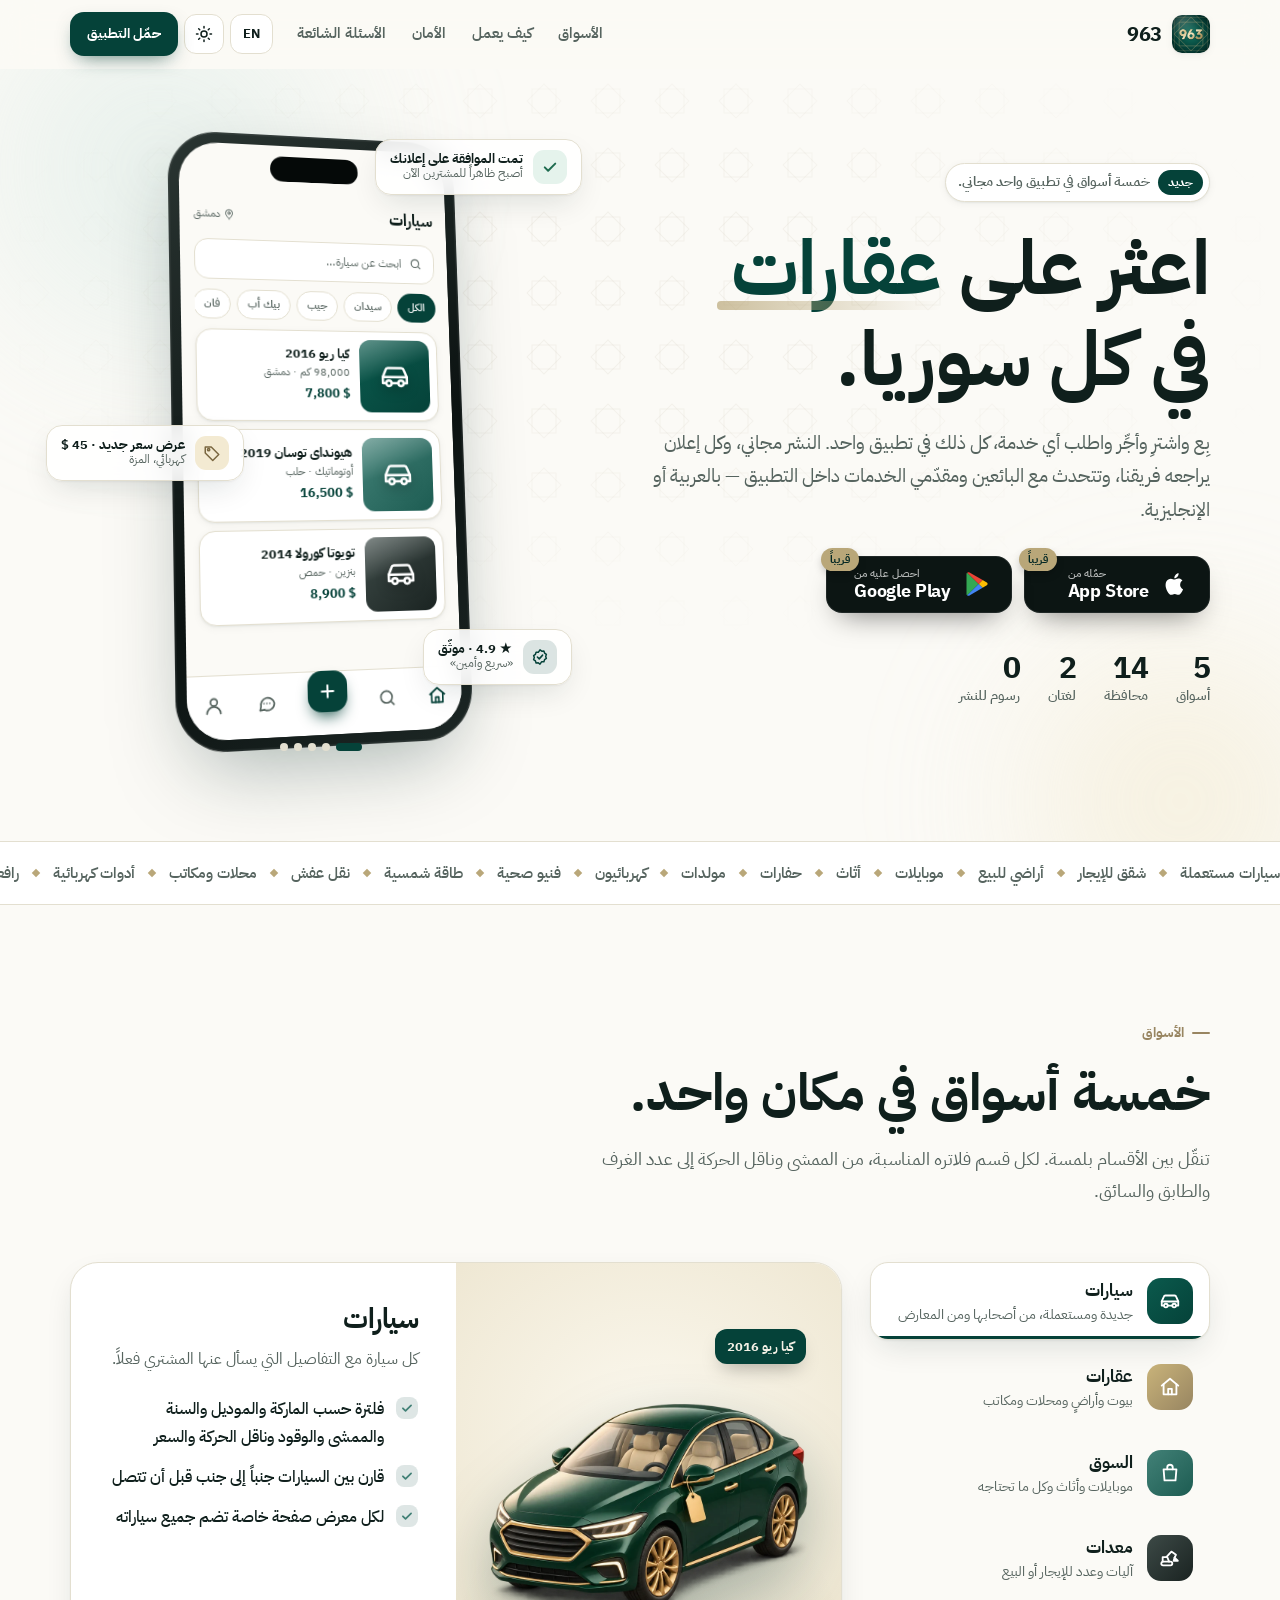
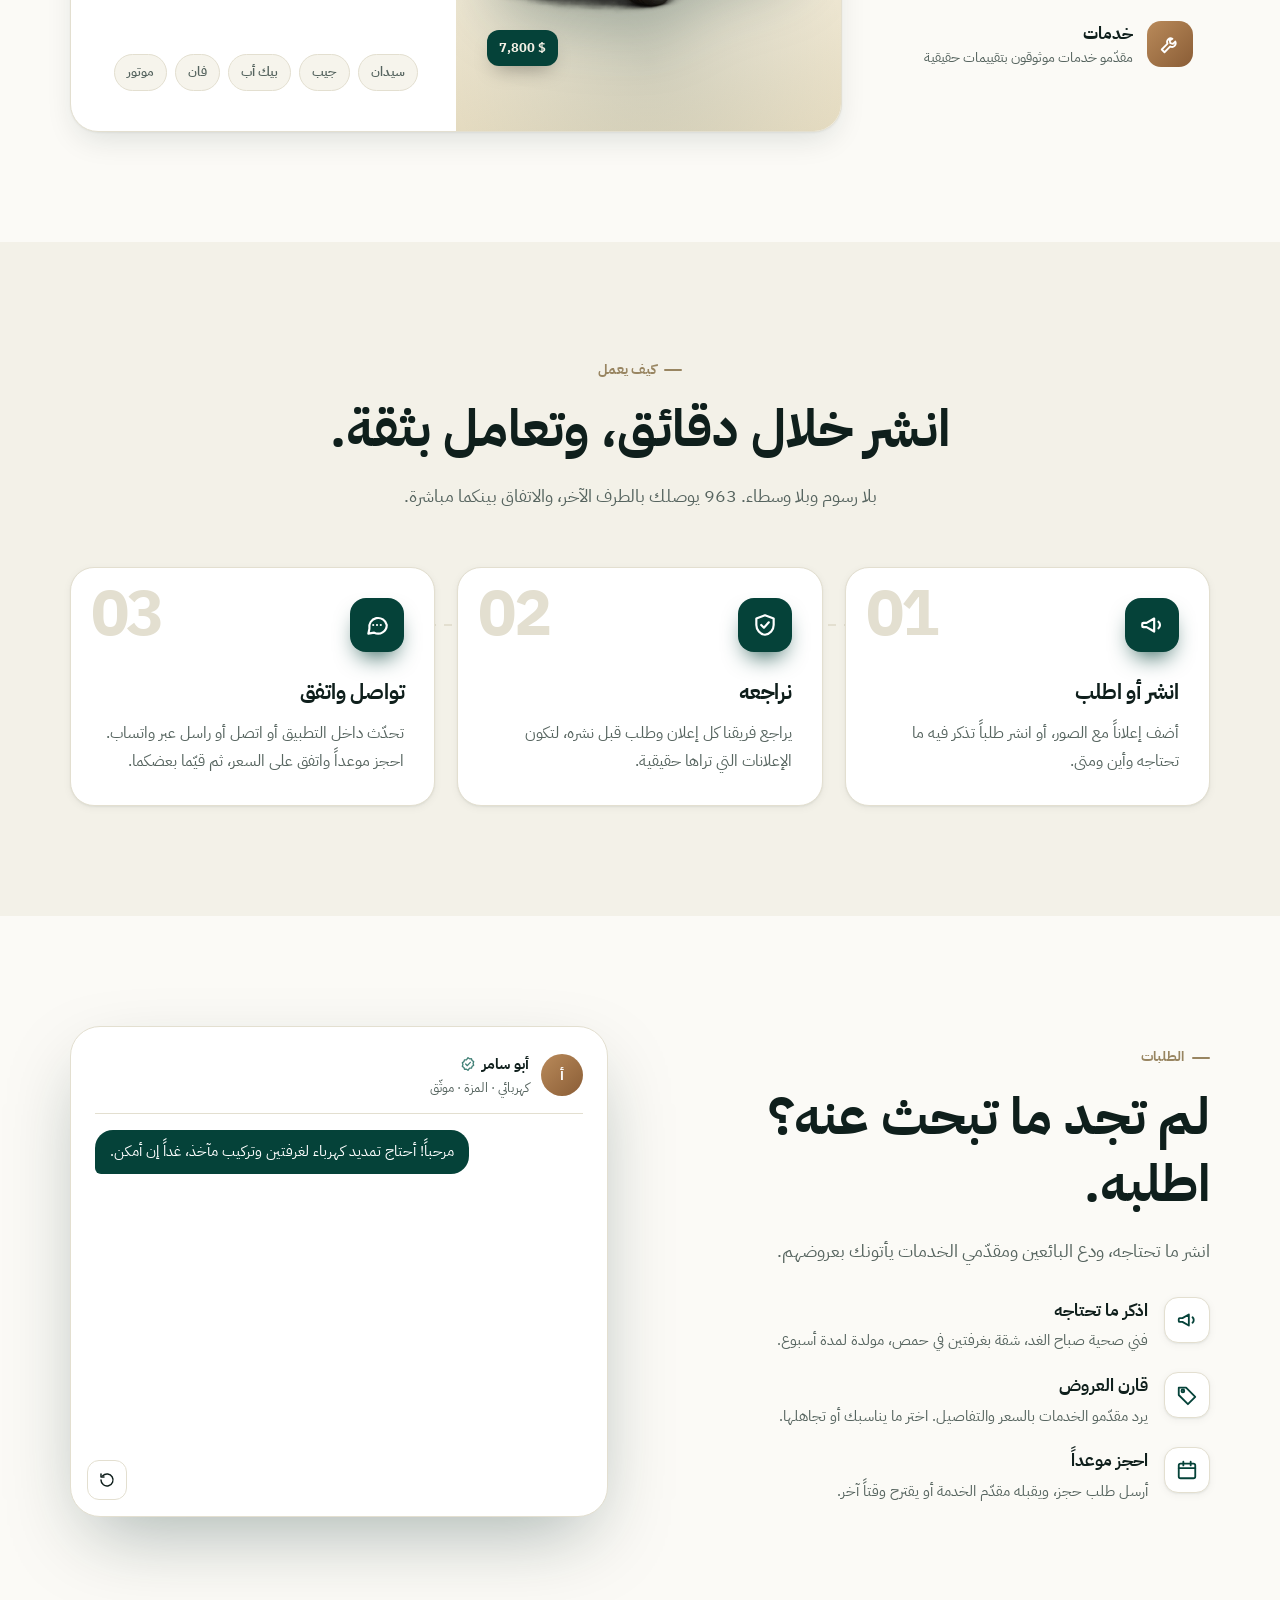
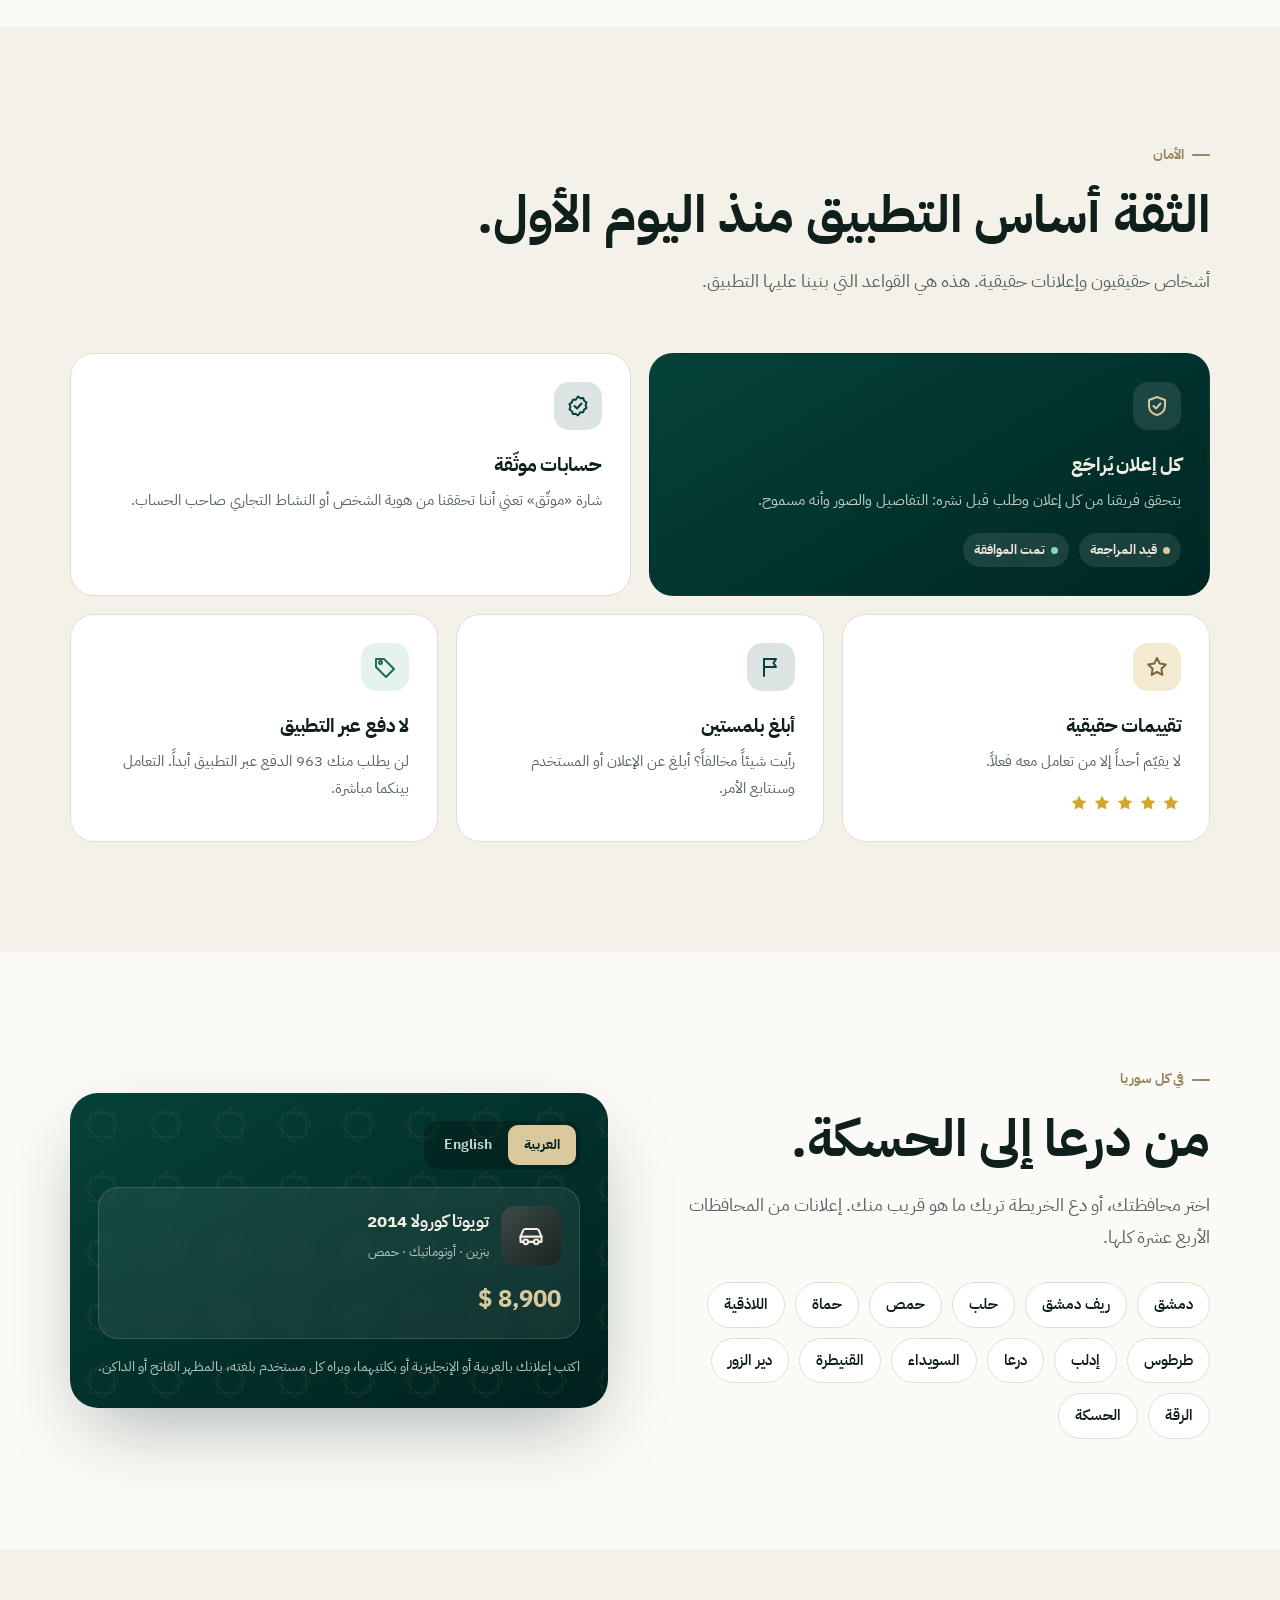
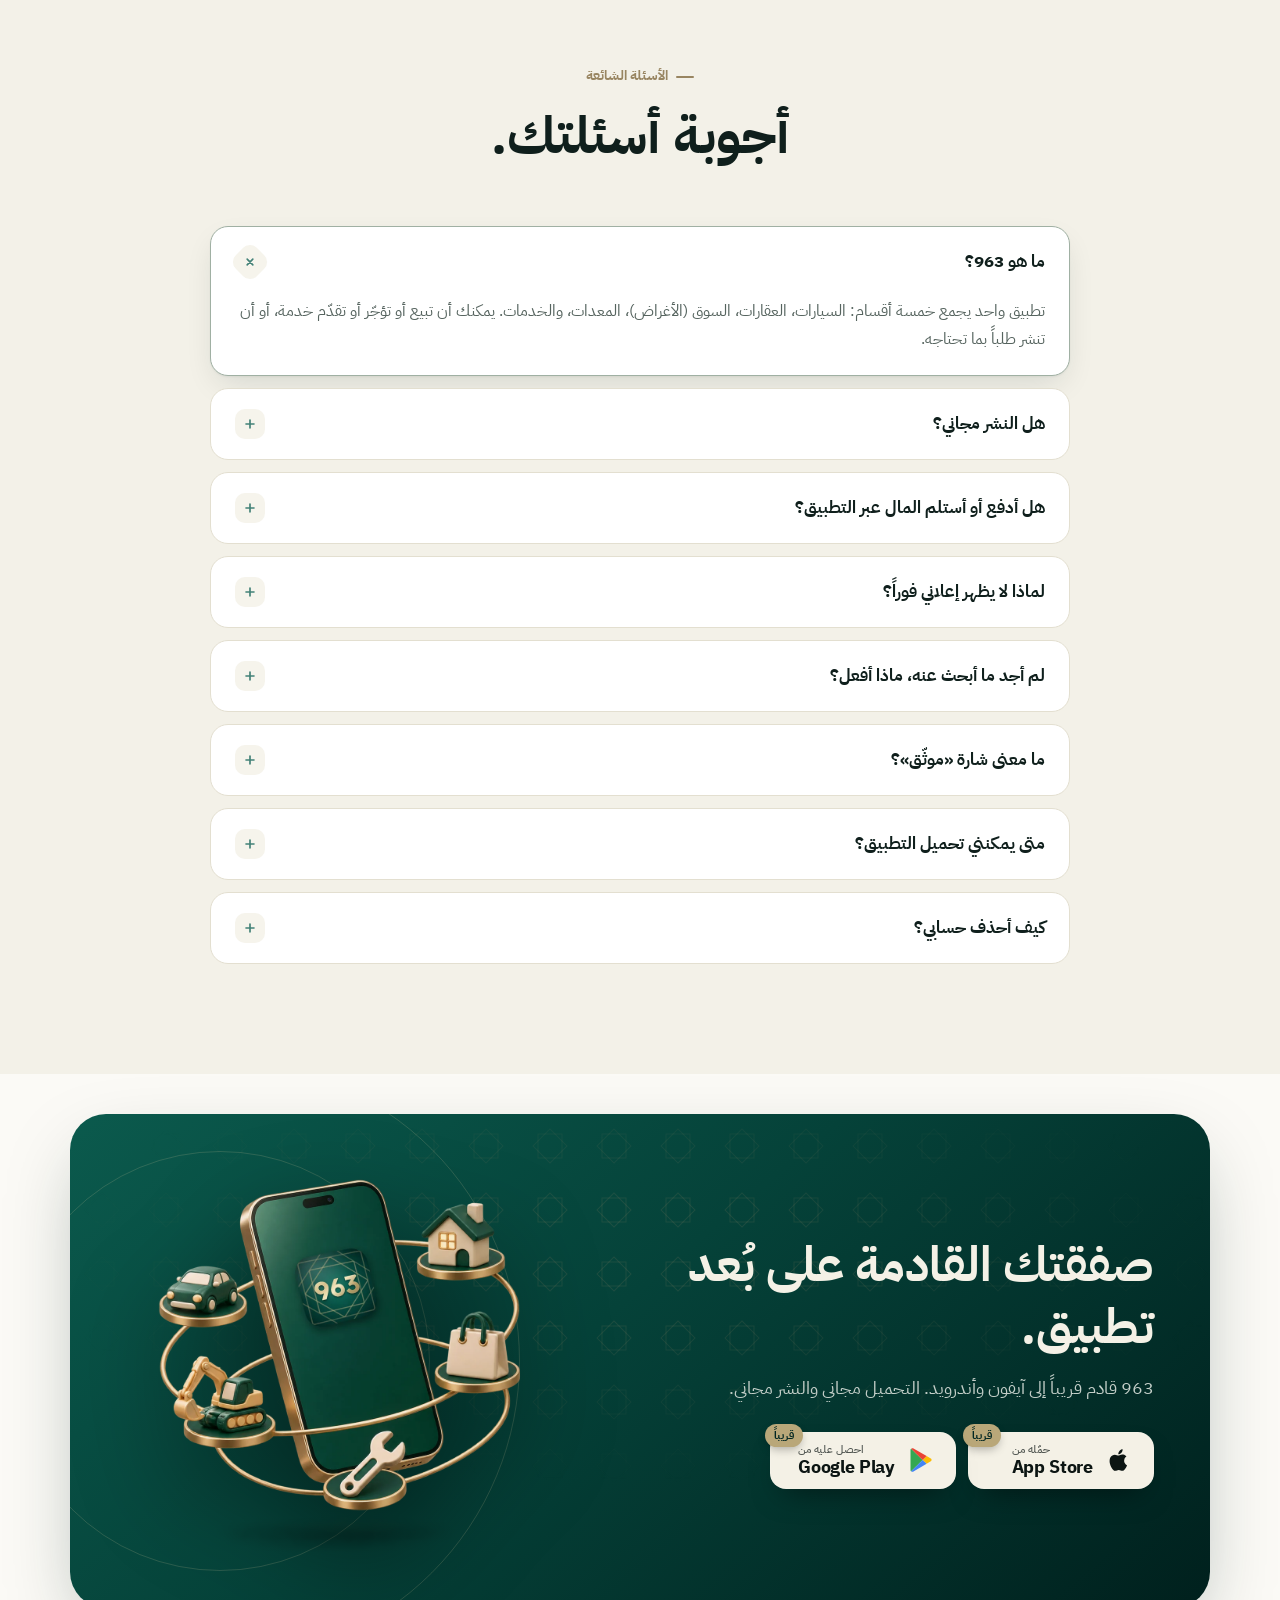
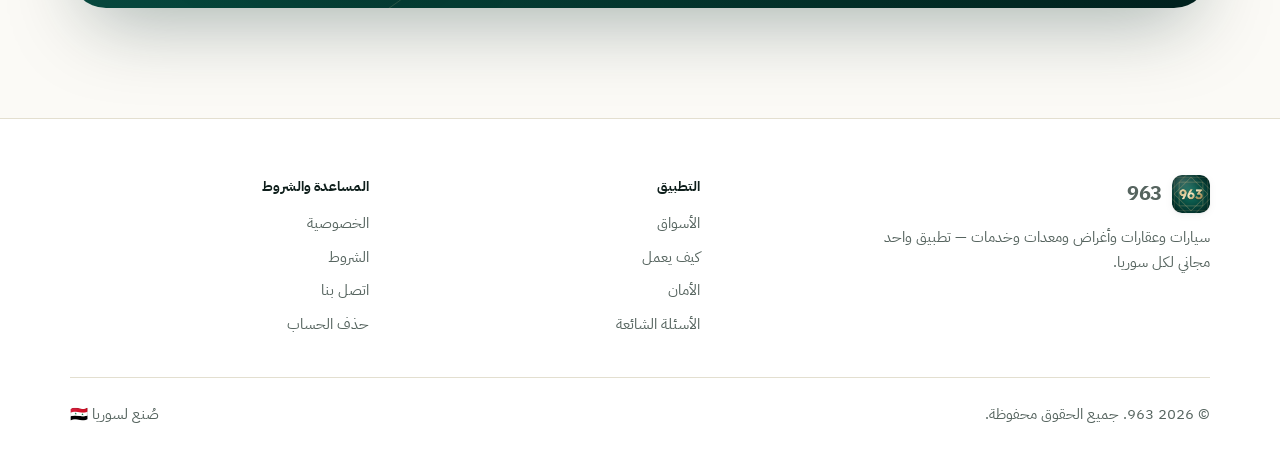
<file: ar/index.html>
<!doctype html>
<html lang="ar" dir="rtl">
<head>
<meta charset="utf-8">
<meta name="viewport" content="width=device-width, initial-scale=1, viewport-fit=cover">
<title>963 — سيارات وعقارات وأغراض ومعدات وخدمات في سوريا</title>
<meta name="description" content="تطبيق ⁦963⁩ المجاني للسيارات والعقارات والأغراض والمعدات والخدمات في كل سوريا. بيع وشراء وإيجار وطلب خدمات، وكل إعلان يراجعه فريقنا.">
<meta name="theme-color" content="#fbfaf6">
<link rel="canonical" href="https://963-app.com/ar/">
<link rel="alternate" hreflang="en" href="https://963-app.com/">
<link rel="alternate" hreflang="ar" href="https://963-app.com/ar/">
<link rel="alternate" hreflang="x-default" href="https://963-app.com/">
<meta property="og:type" content="website">
<meta property="og:site_name" content="963">
<meta property="og:title" content="963 — سيارات وعقارات وأغراض ومعدات وخدمات في سوريا">
<meta property="og:description" content="تطبيق ⁦963⁩ المجاني للسيارات والعقارات والأغراض والمعدات والخدمات في كل سوريا. بيع وشراء وإيجار وطلب خدمات، وكل إعلان يراجعه فريقنا.">
<meta property="og:url" content="https://963-app.com/ar/">
<meta property="og:image" content="https://963-app.com/assets/og-image.png">
<meta property="og:locale" content="ar_SY">
<meta name="twitter:card" content="summary_large_image">
<link rel="icon" type="image/png" sizes="256x256" href="../assets/logo.png">
<link rel="icon" type="image/png" sizes="192x192" href="../assets/icon-192.png">
<link rel="apple-touch-icon" href="../assets/apple-touch-icon.png">
<link rel="preconnect" href="https://fonts.googleapis.com">
<link rel="preconnect" href="https://fonts.gstatic.com" crossorigin>
<link href="https://fonts.googleapis.com/css2?family=IBM+Plex+Sans+Arabic:wght@400;500;600;700&family=Inter:wght@400;500;600;700;800&display=swap" rel="stylesheet">
<link rel="stylesheet" href="../assets/site.css?v=0a602765">
<script>(function(){var d=document.documentElement;d.classList.add("no-js");var t=null;try{t=localStorage.getItem("963-theme")}catch(e){}if(!t)t=matchMedia("(prefers-color-scheme: dark)").matches?"dark":"light";d.setAttribute("data-theme",t)})();</script>
</head>
<body>
<a class="sr" href="#main">تخطَّ إلى المحتوى</a>
<header class="site-header">
  <div class="wrap">
    <a class="brand" href="./" aria-label="963 — الرئيسية"><img src="../assets/logo.png" alt="" width="38" height="38"><bdi>963</bdi></a>
    <nav class="nav" id="site-nav" aria-label="القائمة الرئيسية"><a href="#marketplaces">الأسواق</a><a href="#how">كيف يعمل</a><a href="#safety">الأمان</a><a href="#faq">الأسئلة الشائعة</a></nav>
    <div class="tools">
      <a class="icon-btn lang-btn" href="../" hreflang="en" lang="en" data-lang="en">EN</a>
      <button class="icon-btn theme-btn" type="button" aria-label="تبديل المظهر الفاتح أو الداكن" title="تبديل المظهر الفاتح أو الداكن"><svg class="sun" viewBox="0 0 24 24" fill="none" stroke="currentColor" stroke-width="2" stroke-linecap="round" stroke-linejoin="round" aria-hidden="true"><circle cx="12" cy="12" r="4"/><path d="M12 2v2M12 20v2M4.9 4.9l1.4 1.4M17.7 17.7l1.4 1.4M2 12h2M20 12h2M4.9 19.1l1.4-1.4M17.7 6.3l1.4-1.4"/></svg><svg class="moon" viewBox="0 0 24 24" fill="none" stroke="currentColor" stroke-width="2" stroke-linecap="round" stroke-linejoin="round" aria-hidden="true"><path d="M20 14.5A8 8 0 1 1 9.5 4a6.5 6.5 0 0 0 10.5 10.5z"/></svg></button>
      <a class="btn btn-primary header-cta" href="#get">حمّل التطبيق</a>
      <button class="icon-btn menu-btn" type="button" aria-label="القائمة" aria-controls="site-nav" aria-expanded="false"><svg class="bars" viewBox="0 0 24 24" fill="none" stroke="currentColor" stroke-width="2" stroke-linecap="round" stroke-linejoin="round" aria-hidden="true"><path d="M4 7h16M4 12h16M4 17h16"/></svg><svg class="x" viewBox="0 0 24 24" fill="none" stroke="currentColor" stroke-width="2" stroke-linecap="round" stroke-linejoin="round" aria-hidden="true"><path d="M6 6l12 12M18 6 6 18"/></svg></button>
    </div>
  </div>
</header>
<div id="main"></div>
<section class="hero">
  <div class="hero-bg" aria-hidden="true"><div class="blob b1"></div><div class="blob b2"></div><div class="pattern"></div></div>
  <div class="wrap">
    <div class="hero-copy">
      <span class="eyebrow reveal"><b>جديد</b>خمسة أسواق في تطبيق واحد مجاني.</span>
      <h1 class="reveal" style="--d:.08s"><span class="line">اعثر على <span class="rotator" aria-hidden="true"><span class="on">سيارات</span><span>عقارات</span><span>أغراض</span><span>معدات</span><span>خدمات</span></span></span><span class="line">في كل سوريا.</span><span class="sr">اعثر على سيارات وعقارات وأغراض ومعدات وخدمات في كل سوريا.</span></h1>
      <p class="sub reveal" style="--d:.16s">بِع واشترِ وأجِّر واطلب أي خدمة، كل ذلك في تطبيق واحد. النشر مجاني، وكل إعلان يراجعه فريقنا، وتتحدث مع البائعين ومقدّمي الخدمات داخل التطبيق — بالعربية أو الإنجليزية.</p>
      <div class="reveal" style="--d:.24s"><div class="stores "><a class="store" href="https://apps.apple.com/app/id6833439652" aria-label="حمّله من App Store — قريباً"><svg viewBox="0 0 24 24" fill="currentColor" aria-hidden="true"><path d="M16.4 12.6c0-2.3 1.9-3.4 2-3.5-1.1-1.6-2.8-1.8-3.4-1.8-1.4-.1-2.8.9-3.5.9-.7 0-1.8-.8-3-.8-1.5 0-3 .9-3.8 2.3-1.6 2.8-.4 7 1.2 9.3.8 1.1 1.7 2.4 2.9 2.3 1.2 0 1.6-.7 3-.7s1.8.7 3 .7c1.3 0 2.1-1.1 2.8-2.3.9-1.3 1.3-2.6 1.3-2.6s-2.5-1-2.5-3.8zM14.1 5.8c.6-.8 1.1-1.9 1-3-.9 0-2.1.6-2.7 1.4-.6.7-1.1 1.8-1 2.9 1 .1 2.1-.5 2.7-1.3z"/></svg><span dir="ltr"><small>حمّله من</small><strong>App Store</strong></span><span class="soon">قريباً</span></a><a class="store" href="https://play.google.com/store/apps/details?id=com.l7techs.app963" aria-label="احصل عليه من Google Play — قريباً"><svg viewBox="0 0 24 24" aria-hidden="true"><path fill="#34A853" d="M3.6 2.3 13.4 12 3.6 21.7a1 1 0 0 1-.6-.9V3.2c0-.4.2-.7.6-.9z"/><path fill="#FBBC04" d="m16.8 8.6 3.6 2.1c.9.5.9 1.8 0 2.4l-3.6 2.1-3.4-3.2z"/><path fill="#4285F4" d="M3.6 21.7 13.4 12l3.4 3.2L5.2 22c-.6.3-1.2.2-1.6-.3z"/><path fill="#EA4335" d="M3.6 2.3c.4-.5 1-.6 1.6-.3l11.6 6.6-3.4 3.4z"/></svg><span dir="ltr"><small>احصل عليه من</small><strong>Google Play</strong></span><span class="soon">قريباً</span></a></div></div>
      <div class="hero-facts reveal" style="--d:.32s"><div><strong class="num" data-count="5">5</strong><span>أسواق</span></div><div><strong class="num" data-count="14">14</strong><span>محافظة</span></div><div><strong class="num" data-count="2">2</strong><span>لغتان</span></div><div><strong class="num" data-count="0">0</strong><span>رسوم للنشر</span></div></div>
    </div>
    <div class="stage reveal" style="--d:.2s">
      <div class="phone"><div class="screen"><div class="app-screen on" aria-hidden="false"><div class="app-top"><b>سيارات</b><span class="loc"><svg class="" viewBox="0 0 24 24" fill="none" stroke="currentColor" stroke-width="2" stroke-linecap="round" stroke-linejoin="round" aria-hidden="true"><path d="M12 21s-7-6.1-7-11.5a7 7 0 0 1 14 0C19 14.9 12 21 12 21z"/><circle cx="12" cy="9.5" r="2.5"/></svg>دمشق</span></div><div class="app-search"><svg class="" viewBox="0 0 24 24" fill="none" stroke="currentColor" stroke-width="2" stroke-linecap="round" stroke-linejoin="round" aria-hidden="true"><circle cx="11" cy="11" r="7"/><path d="M20 20l-3.5-3.5"/></svg>ابحث عن سيارة…</div><div class="app-chips"><span>الكل</span><span>سيدان</span><span>جيب</span><span>بيك أب</span><span>فان</span></div><div class="app-card"><div class="thumb g1"><svg class="" viewBox="0 0 24 24" fill="none" stroke="currentColor" stroke-width="1.8" stroke-linecap="round" stroke-linejoin="round" aria-hidden="true"><path d="M5 17H3v-4.5l2.2-5.1A2 2 0 0 1 7 6h10a2 2 0 0 1 1.8 1.4l2.2 5.1V17h-2"/><path d="M3 12.5h18M9.5 17h5"/><circle cx="7.5" cy="17" r="2"/><circle cx="16.5" cy="17" r="2"/></svg></div><div class="info"><span class="t">كيا ريو 2016</span><span class="m">98,000 كم · دمشق</span><span class="p"><bdi>7,800 $</bdi></span></div></div><div class="app-card"><div class="thumb g3"><svg class="" viewBox="0 0 24 24" fill="none" stroke="currentColor" stroke-width="1.8" stroke-linecap="round" stroke-linejoin="round" aria-hidden="true"><path d="M5 17H3v-4.5l2.2-5.1A2 2 0 0 1 7 6h10a2 2 0 0 1 1.8 1.4l2.2 5.1V17h-2"/><path d="M3 12.5h18M9.5 17h5"/><circle cx="7.5" cy="17" r="2"/><circle cx="16.5" cy="17" r="2"/></svg></div><div class="info"><span class="t">هيونداي توسان 2019</span><span class="m">أوتوماتيك · حلب</span><span class="p"><bdi>16,500 $</bdi></span></div></div><div class="app-card"><div class="thumb g4"><svg class="" viewBox="0 0 24 24" fill="none" stroke="currentColor" stroke-width="1.8" stroke-linecap="round" stroke-linejoin="round" aria-hidden="true"><path d="M5 17H3v-4.5l2.2-5.1A2 2 0 0 1 7 6h10a2 2 0 0 1 1.8 1.4l2.2 5.1V17h-2"/><path d="M3 12.5h18M9.5 17h5"/><circle cx="7.5" cy="17" r="2"/><circle cx="16.5" cy="17" r="2"/></svg></div><div class="info"><span class="t">تويوتا كورولا 2014</span><span class="m">بنزين · حمص</span><span class="p"><bdi>8,900 $</bdi></span></div></div></div><div class="app-screen" aria-hidden="true"><div class="app-top"><b>عقارات</b><span class="loc"><svg class="" viewBox="0 0 24 24" fill="none" stroke="currentColor" stroke-width="2" stroke-linecap="round" stroke-linejoin="round" aria-hidden="true"><path d="M12 21s-7-6.1-7-11.5a7 7 0 0 1 14 0C19 14.9 12 21 12 21z"/><circle cx="12" cy="9.5" r="2.5"/></svg>دمشق</span></div><div class="app-search"><svg class="" viewBox="0 0 24 24" fill="none" stroke="currentColor" stroke-width="2" stroke-linecap="round" stroke-linejoin="round" aria-hidden="true"><circle cx="11" cy="11" r="7"/><path d="M20 20l-3.5-3.5"/></svg>ابحث عن عقار…</div><div class="app-chips"><span>للبيع</span><span>للإيجار</span><span>أراضي</span><span>محلات</span></div><div class="app-card"><div class="thumb g2"><svg class="" viewBox="0 0 24 24" fill="none" stroke="currentColor" stroke-width="1.8" stroke-linecap="round" stroke-linejoin="round" aria-hidden="true"><path d="M3 10.5 12 3l9 7.5"/><path d="M5 9v11h14V9"/><path d="M10 20v-6h4v6"/></svg></div><div class="info"><span class="t">شقة 3 غرف</span><span class="m">140 م² · المزة</span><span class="p"><bdi>85,000 $</bdi></span></div></div><div class="app-card"><div class="thumb g6"><svg class="" viewBox="0 0 24 24" fill="none" stroke="currentColor" stroke-width="1.8" stroke-linecap="round" stroke-linejoin="round" aria-hidden="true"><path d="M3 10.5 12 3l9 7.5"/><path d="M5 9v11h14V9"/><path d="M10 20v-6h4v6"/></svg></div><div class="info"><span class="t">محل للإيجار</span><span class="m">45 م² · اللاذقية</span><span class="p"><bdi>300 $/شهر</bdi></span></div></div><div class="app-card"><div class="thumb g3"><svg class="" viewBox="0 0 24 24" fill="none" stroke="currentColor" stroke-width="1.8" stroke-linecap="round" stroke-linejoin="round" aria-hidden="true"><path d="M12 21s-7-6.1-7-11.5a7 7 0 0 1 14 0C19 14.9 12 21 12 21z"/><circle cx="12" cy="9.5" r="2.5"/></svg></div><div class="info"><span class="t">أرض للبناء</span><span class="m">600 م² · طرطوس</span><span class="p"><bdi>42,000 $</bdi></span></div></div></div><div class="app-screen" aria-hidden="true"><div class="app-top"><b>السوق</b><span class="loc"><svg class="" viewBox="0 0 24 24" fill="none" stroke="currentColor" stroke-width="2" stroke-linecap="round" stroke-linejoin="round" aria-hidden="true"><path d="M12 21s-7-6.1-7-11.5a7 7 0 0 1 14 0C19 14.9 12 21 12 21z"/><circle cx="12" cy="9.5" r="2.5"/></svg>دمشق</span></div><div class="app-search"><svg class="" viewBox="0 0 24 24" fill="none" stroke="currentColor" stroke-width="2" stroke-linecap="round" stroke-linejoin="round" aria-hidden="true"><circle cx="11" cy="11" r="7"/><path d="M20 20l-3.5-3.5"/></svg>ابحث عن غرض…</div><div class="app-chips"><span>الكل</span><span>موبايلات</span><span>أثاث</span><span>كهربائيات</span></div><div class="app-card"><div class="thumb g3"><svg class="" viewBox="0 0 24 24" fill="none" stroke="currentColor" stroke-width="1.8" stroke-linecap="round" stroke-linejoin="round" aria-hidden="true"><path d="M5 8h14l-1 12H6L5 8z"/><path d="M9 8V6a3 3 0 0 1 6 0v2"/></svg></div><div class="info"><span class="t">آيفون 13، 128 غيغا</span><span class="m">شبه جديد · دمشق</span><span class="p"><bdi>420 $</bdi></span></div></div><div class="app-card"><div class="thumb g5"><svg class="" viewBox="0 0 24 24" fill="none" stroke="currentColor" stroke-width="1.8" stroke-linecap="round" stroke-linejoin="round" aria-hidden="true"><path d="M3 10.5 12 3l9 7.5"/><path d="M5 9v11h14V9"/><path d="M10 20v-6h4v6"/></svg></div><div class="info"><span class="t">كنباية زاوية 7 مقاعد</span><span class="m">مستعمل · حلب</span><span class="p"><bdi>260 $</bdi></span></div></div><div class="app-card"><div class="thumb g6"><svg class="" viewBox="0 0 24 24" fill="none" stroke="currentColor" stroke-width="1.8" stroke-linecap="round" stroke-linejoin="round" aria-hidden="true"><rect x="4" y="4" width="7" height="7" rx="2"/><rect x="13" y="4" width="7" height="7" rx="2"/><rect x="4" y="13" width="7" height="7" rx="2"/><rect x="13" y="13" width="7" height="7" rx="2"/></svg></div><div class="info"><span class="t">غسالة LG</span><span class="m">8 كغ · حماة</span><span class="p"><bdi>180 $</bdi></span></div></div></div><div class="app-screen" aria-hidden="true"><div class="app-top"><b>معدات</b><span class="loc"><svg class="" viewBox="0 0 24 24" fill="none" stroke="currentColor" stroke-width="2" stroke-linecap="round" stroke-linejoin="round" aria-hidden="true"><path d="M12 21s-7-6.1-7-11.5a7 7 0 0 1 14 0C19 14.9 12 21 12 21z"/><circle cx="12" cy="9.5" r="2.5"/></svg>دمشق</span></div><div class="app-search"><svg class="" viewBox="0 0 24 24" fill="none" stroke="currentColor" stroke-width="2" stroke-linecap="round" stroke-linejoin="round" aria-hidden="true"><circle cx="11" cy="11" r="7"/><path d="M20 20l-3.5-3.5"/></svg>ابحث عن معدّة…</div><div class="app-chips"><span>إيجار</span><span>بيع</span><span>مع سائق</span></div><div class="app-card"><div class="thumb g4"><svg class="" viewBox="0 0 24 24" fill="none" stroke="currentColor" stroke-width="1.8" stroke-linecap="round" stroke-linejoin="round" aria-hidden="true"><path d="M2.5 18a2 2 0 0 1 2-2h8a2 2 0 0 1 0 4h-8a2 2 0 0 1-2-2z"/><path d="M4 16v-5h5l2 5"/><path d="M8 11l5.5-6 5 3.5-1.5 3"/><path d="M17 11.5l3.5 3.5h-4.5z"/></svg></div><div class="info"><span class="t">حفارة CAT 320</span><span class="m">مع سائق · حمص</span><span class="p"><bdi>180 $/يوم</bdi></span></div></div><div class="app-card"><div class="thumb g1"><svg class="" viewBox="0 0 24 24" fill="none" stroke="currentColor" stroke-width="1.8" stroke-linecap="round" stroke-linejoin="round" aria-hidden="true"><path d="M4 6h10M18 6h2M4 12h4M12 12h8M4 18h12M20 18h0"/><circle cx="16" cy="6" r="2"/><circle cx="10" cy="12" r="2"/><circle cx="18" cy="18" r="2"/></svg></div><div class="info"><span class="t">مولدة 100 KVA</span><span class="m">ديزل · دمشق</span><span class="p"><bdi>350 $/أسبوع</bdi></span></div></div><div class="app-card"><div class="thumb g2"><svg class="" viewBox="0 0 24 24" fill="none" stroke="currentColor" stroke-width="1.8" stroke-linecap="round" stroke-linejoin="round" aria-hidden="true"><path d="M2.5 18a2 2 0 0 1 2-2h8a2 2 0 0 1 0 4h-8a2 2 0 0 1-2-2z"/><path d="M4 16v-5h5l2 5"/><path d="M8 11l5.5-6 5 3.5-1.5 3"/><path d="M17 11.5l3.5 3.5h-4.5z"/></svg></div><div class="info"><span class="t">رافعة 25 طن</span><span class="m">بالمقطوعية · حلب</span><span class="p"><bdi>حسب الطلب</bdi></span></div></div></div><div class="app-screen" aria-hidden="true"><div class="app-top"><b>خدمات</b><span class="loc"><svg class="" viewBox="0 0 24 24" fill="none" stroke="currentColor" stroke-width="2" stroke-linecap="round" stroke-linejoin="round" aria-hidden="true"><path d="M12 21s-7-6.1-7-11.5a7 7 0 0 1 14 0C19 14.9 12 21 12 21z"/><circle cx="12" cy="9.5" r="2.5"/></svg>دمشق</span></div><div class="app-search"><svg class="" viewBox="0 0 24 24" fill="none" stroke="currentColor" stroke-width="2" stroke-linecap="round" stroke-linejoin="round" aria-hidden="true"><circle cx="11" cy="11" r="7"/><path d="M20 20l-3.5-3.5"/></svg>ابحث عن خدمة…</div><div class="app-chips"><span>كهرباء</span><span>صحية</span><span>طاقة شمسية</span><span>نقل</span></div><div class="app-card"><div class="thumb g5"><svg class="" viewBox="0 0 24 24" fill="none" stroke="currentColor" stroke-width="1.8" stroke-linecap="round" stroke-linejoin="round" aria-hidden="true"><path d="M14.7 6.3a4 4 0 0 0-5.4 5.4L3 18l3 3 6.3-6.3a4 4 0 0 0 5.4-5.4l-2.5 2.5-2.8-.7-.7-2.8z"/></svg></div><div class="info"><span class="t">أبو سامر — كهربائي</span><span class="m">★ 4.9 · 120 عملاً</span><span class="p"><bdi>عرض سعر</bdi></span></div></div><div class="app-card"><div class="thumb g2"><svg class="" viewBox="0 0 24 24" fill="none" stroke="currentColor" stroke-width="1.8" stroke-linecap="round" stroke-linejoin="round" aria-hidden="true"><circle cx="12" cy="12" r="4"/><path d="M12 2v2M12 20v2M4.9 4.9l1.4 1.4M17.7 17.7l1.4 1.4M2 12h2M20 12h2M4.9 19.1l1.4-1.4M17.7 6.3l1.4-1.4"/></svg></div><div class="info"><span class="t">تركيب طاقة شمسية</span><span class="m">ألواح وبطاريات · درعا</span><span class="p"><bdi>عرض سعر</bdi></span></div></div><div class="app-card"><div class="thumb g1"><svg class="" viewBox="0 0 24 24" fill="none" stroke="currentColor" stroke-width="1.8" stroke-linecap="round" stroke-linejoin="round" aria-hidden="true"><path d="M5 17H3v-4.5l2.2-5.1A2 2 0 0 1 7 6h10a2 2 0 0 1 1.8 1.4l2.2 5.1V17h-2"/><path d="M3 12.5h18M9.5 17h5"/><circle cx="7.5" cy="17" r="2"/><circle cx="16.5" cy="17" r="2"/></svg></div><div class="info"><span class="t">نقل عفش دمشق</span><span class="m">سيارة + 3 عمال</span><span class="p"><bdi>60 $</bdi></span></div></div></div><div class="app-tabs"><i class="on"><svg class="" viewBox="0 0 24 24" fill="none" stroke="currentColor" stroke-width="2" stroke-linecap="round" stroke-linejoin="round" aria-hidden="true"><path d="M3 10.5 12 3l9 7.5"/><path d="M5 9v11h14V9"/><path d="M10 20v-6h4v6"/></svg></i><i><svg class="" viewBox="0 0 24 24" fill="none" stroke="currentColor" stroke-width="2" stroke-linecap="round" stroke-linejoin="round" aria-hidden="true"><circle cx="11" cy="11" r="7"/><path d="M20 20l-3.5-3.5"/></svg></i><i class="fab"><svg class="" viewBox="0 0 24 24" fill="none" stroke="currentColor" stroke-width="2.4" stroke-linecap="round" stroke-linejoin="round" aria-hidden="true"><path d="M12 5v14M5 12h14"/></svg></i><i><svg class="" viewBox="0 0 24 24" fill="none" stroke="currentColor" stroke-width="2" stroke-linecap="round" stroke-linejoin="round" aria-hidden="true"><path d="M21 12a8 8 0 0 1-11.6 7.1L4 20l1-4.6A8 8 0 1 1 21 12z"/><path d="M8.5 12h.01M12 12h.01M15.5 12h.01"/></svg></i><i><svg class="" viewBox="0 0 24 24" fill="none" stroke="currentColor" stroke-width="2" stroke-linecap="round" stroke-linejoin="round" aria-hidden="true"><circle cx="12" cy="8" r="4"/><path d="M4 21a8 8 0 0 1 16 0"/></svg></i></div></div></div>
      <div class="float f1"><span class="ic ic-ok"><svg class="" viewBox="0 0 24 24" fill="none" stroke="currentColor" stroke-width="2.6" stroke-linecap="round" stroke-linejoin="round" aria-hidden="true"><path d="M5 12.5l4.5 4.5L19 7.5"/></svg></span><span><b>تمت الموافقة على إعلانك</b><small>أصبح ظاهراً للمشترين الآن</small></span></div>
      <div class="float f2"><span class="ic ic-gold"><svg class="" viewBox="0 0 24 24" fill="none" stroke="currentColor" stroke-width="2" stroke-linecap="round" stroke-linejoin="round" aria-hidden="true"><path d="M3 12V4h8l10 10-8 8z"/><circle cx="7.5" cy="7.5" r="1.5"/></svg></span><span><b>عرض سعر جديد · 45 $</b><small>كهربائي، المزة</small></span></div>
      <div class="float f3"><span class="ic ic-pri"><svg class="" viewBox="0 0 24 24" fill="none" stroke="currentColor" stroke-width="2" stroke-linecap="round" stroke-linejoin="round" aria-hidden="true"><path d="M12 2.5l2.3 1.7 2.9-.1.9 2.7 2.4 1.7-.9 2.7.9 2.7-2.4 1.7-.9 2.7-2.9-.1L12 21.5l-2.3-1.7-2.9.1-.9-2.7-2.4-1.7.9-2.7-.9-2.7 2.4-1.7.9-2.7 2.9.1z"/><path d="M8.5 12l2.5 2.5 4.5-5"/></svg></span><span><b>★ 4.9 · موثّق</b><small>«سريع وأمين»</small></span></div>
      <div class="stage-dots"><button type="button" aria-label="سيارات" class="on"></button><button type="button" aria-label="عقارات"></button><button type="button" aria-label="السوق"></button><button type="button" aria-label="معدات"></button><button type="button" aria-label="خدمات"></button></div>
    </div>
  </div>
</section>

<div class="marquee" aria-hidden="true"><div class="marquee-track"><span>سيارات مستعملة</span><span>شقق للإيجار</span><span>أراضي للبيع</span><span>موبايلات</span><span>أثاث</span><span>حفارات</span><span>مولدات</span><span>كهربائيون</span><span>فنيو صحية</span><span>طاقة شمسية</span><span>نقل عفش</span><span>محلات ومكاتب</span><span>أدوات كهربائية</span><span>رافعات وشاحنات</span><span>دهان</span><span>صيانة مكيفات</span><span>سيارات مستعملة</span><span>شقق للإيجار</span><span>أراضي للبيع</span><span>موبايلات</span><span>أثاث</span><span>حفارات</span><span>مولدات</span><span>كهربائيون</span><span>فنيو صحية</span><span>طاقة شمسية</span><span>نقل عفش</span><span>محلات ومكاتب</span><span>أدوات كهربائية</span><span>رافعات وشاحنات</span><span>دهان</span><span>صيانة مكيفات</span></div></div>

<section class="section" id="marketplaces">
  <div class="wrap">
    <div class="head reveal"><div class="kicker">الأسواق</div><h2 class="h2">خمسة أسواق في مكان واحد.</h2><p class="lede">تنقّل بين الأقسام بلمسة. لكل قسم فلاتره المناسبة، من الممشى وناقل الحركة إلى عدد الغرف والطابق والسائق.</p></div>
    <div class="explorer reveal">
      <div class="tablist" role="tablist" aria-label="الأسواق"><button class="tab" role="tab" id="tab-cars" aria-controls="panel-cars" aria-selected="true" tabindex="0"><span class="ti g1"><svg class="" viewBox="0 0 24 24" fill="none" stroke="currentColor" stroke-width="2" stroke-linecap="round" stroke-linejoin="round" aria-hidden="true"><path d="M5 17H3v-4.5l2.2-5.1A2 2 0 0 1 7 6h10a2 2 0 0 1 1.8 1.4l2.2 5.1V17h-2"/><path d="M3 12.5h18M9.5 17h5"/><circle cx="7.5" cy="17" r="2"/><circle cx="16.5" cy="17" r="2"/></svg></span><span><b>سيارات</b><small>جديدة ومستعملة، من أصحابها ومن المعارض</small></span><span class="bar"></span></button><button class="tab" role="tab" id="tab-homes" aria-controls="panel-homes" aria-selected="false" tabindex="-1"><span class="ti g2"><svg class="" viewBox="0 0 24 24" fill="none" stroke="currentColor" stroke-width="2" stroke-linecap="round" stroke-linejoin="round" aria-hidden="true"><path d="M3 10.5 12 3l9 7.5"/><path d="M5 9v11h14V9"/><path d="M10 20v-6h4v6"/></svg></span><span><b>عقارات</b><small>بيوت وأراضٍ ومحلات ومكاتب</small></span><span class="bar"></span></button><button class="tab" role="tab" id="tab-goods" aria-controls="panel-goods" aria-selected="false" tabindex="-1"><span class="ti g3"><svg class="" viewBox="0 0 24 24" fill="none" stroke="currentColor" stroke-width="2" stroke-linecap="round" stroke-linejoin="round" aria-hidden="true"><path d="M5 8h14l-1 12H6L5 8z"/><path d="M9 8V6a3 3 0 0 1 6 0v2"/></svg></span><span><b>السوق</b><small>موبايلات وأثاث وكل ما تحتاجه</small></span><span class="bar"></span></button><button class="tab" role="tab" id="tab-equipment" aria-controls="panel-equipment" aria-selected="false" tabindex="-1"><span class="ti g4"><svg class="" viewBox="0 0 24 24" fill="none" stroke="currentColor" stroke-width="2" stroke-linecap="round" stroke-linejoin="round" aria-hidden="true"><path d="M2.5 18a2 2 0 0 1 2-2h8a2 2 0 0 1 0 4h-8a2 2 0 0 1-2-2z"/><path d="M4 16v-5h5l2 5"/><path d="M8 11l5.5-6 5 3.5-1.5 3"/><path d="M17 11.5l3.5 3.5h-4.5z"/></svg></span><span><b>معدات</b><small>آليات وعدد للإيجار أو البيع</small></span><span class="bar"></span></button><button class="tab" role="tab" id="tab-services" aria-controls="panel-services" aria-selected="false" tabindex="-1"><span class="ti g5"><svg class="" viewBox="0 0 24 24" fill="none" stroke="currentColor" stroke-width="2" stroke-linecap="round" stroke-linejoin="round" aria-hidden="true"><path d="M14.7 6.3a4 4 0 0 0-5.4 5.4L3 18l3 3 6.3-6.3a4 4 0 0 0 5.4-5.4l-2.5 2.5-2.8-.7-.7-2.8z"/></svg></span><span><b>خدمات</b><small>مقدّمو خدمات موثوقون بتقييمات حقيقية</small></span><span class="bar"></span></button></div>
      <div class="panels"><div class="panel on" role="tabpanel" id="panel-cars" aria-labelledby="tab-cars"><div class="art g1 has-3d"><img class="art-3d" src="../assets/3d/web/cars.webp" alt="" width="900" height="900" loading="lazy"><span class="chip c1">كيا ريو 2016</span><span class="chip c2"><bdi>7,800 $</bdi></span></div><div class="body"><h3>سيارات</h3><p>كل سيارة مع التفاصيل التي يسأل عنها المشتري فعلاً.</p><ul class="ticks"><li>فلترة حسب الماركة والموديل والسنة والممشى والوقود وناقل الحركة والسعر</li><li>قارن بين السيارات جنباً إلى جنب قبل أن تتصل</li><li>لكل معرض صفحة خاصة تضم جميع سياراته</li></ul><div class="tags"><span>سيدان</span><span>جيب</span><span>بيك أب</span><span>فان</span><span>موتور</span></div></div></div><div class="panel" role="tabpanel" id="panel-homes" aria-labelledby="tab-homes"><div class="art g2 has-3d"><img class="art-3d" src="../assets/3d/web/homes.webp" alt="" width="900" height="900" loading="lazy"><span class="chip c1">140 م² · المزة</span><span class="chip c2"><bdi>85,000 $</bdi></span></div><div class="body"><h3>عقارات</h3><p>اشترِ أو استأجر، واعرف موقعه بالضبط.</p><ul class="ticks"><li>شقق وبيوت وأراضٍ ومحلات ومكاتب للبيع أو الإيجار</li><li>عدد الغرف والمساحة والطابق والفرش بنظرة واحدة</li><li>تصفّح على الخريطة واكتشف ما هو قريب منك</li></ul><div class="tags"><span>شقة</span><span>فيلا</span><span>أرض</span><span>محل</span><span>مكتب</span></div></div></div><div class="panel" role="tabpanel" id="panel-goods" aria-labelledby="tab-goods"><div class="art g3 has-3d"><img class="art-3d" src="../assets/3d/web/goods.webp" alt="" width="900" height="900" loading="lazy"><span class="chip c1">آيفون 13</span><span class="chip c2"><bdi>420 $</bdi></span></div><div class="body"><h3>السوق</h3><p>ما لم تعد تستخدمه، قد يحتاجه غيرك.</p><ul class="ticks"><li>موبايلات وإلكترونيات وأثاث وكهربائيات وألبسة وأغراض أطفال</li><li>جديد أو مستعمل، مع صور وسعر واضح</li><li>احفظ بحثك وتلقَّ إشعاراً عند نشر شيء جديد</li></ul><div class="tags"><span>موبايلات</span><span>إلكترونيات</span><span>أثاث</span><span>كهربائيات</span><span>أطفال</span></div></div></div><div class="panel" role="tabpanel" id="panel-equipment" aria-labelledby="tab-equipment"><div class="art g4 has-3d"><img class="art-3d" src="../assets/3d/web/equipment.webp" alt="" width="900" height="900" loading="lazy"><span class="chip c1">CAT 320</span><span class="chip c2"><bdi>180 $/يوم</bdi></span></div><div class="body"><h3>معدات</h3><p>الآلية المناسبة لعملك، مع سائق أو بدونه.</p><ul class="ticks"><li>حفارات وتركسات ورافعات وشاحنات ومولدات وعدد</li><li>إيجار بالساعة أو اليوم أو الأسبوع أو الشهر أو بالمقطوعية</li><li>أرسل طلب حجز للتواريخ التي تحتاجها</li></ul><div class="tags"><span>حفارة</span><span>تركس</span><span>رافعة</span><span>مولدة</span><span>شاحنة</span></div></div></div><div class="panel" role="tabpanel" id="panel-services" aria-labelledby="tab-services"><div class="art g5 has-3d"><img class="art-3d" src="../assets/3d/web/services.webp" alt="" width="900" height="900" loading="lazy"><span class="chip c1">★ 4.9</span><span class="chip c2"><bdi>120 عملاً</bdi></span></div><div class="body"><h3>خدمات</h3><p>انشر طلبك مرة واحدة، واستقبل عروض أسعار من مقدّمي الخدمات القريبين منك.</p><ul class="ticks"><li>صحية وكهرباء ونجارة ودهان وتنظيف وصيانة مكيفات ونقل وطاقة شمسية</li><li>صفحة لكل مقدّم خدمة فيها صور أعماله ومناطق عمله وتقييماته</li><li>احجز اليوم والساعة، وقيّم العمل عند انتهائه</li></ul><div class="tags"><span>كهربائي</span><span>صحية</span><span>طاقة شمسية</span><span>نقل</span><span>تنظيف</span></div></div></div></div>
    </div>
  </div>
</section>

<section class="section alt" id="how">
  <div class="wrap">
    <div class="head center reveal"><div class="kicker">كيف يعمل</div><h2 class="h2">انشر خلال دقائق، وتعامل بثقة.</h2><p class="lede">بلا رسوم وبلا وسطاء. ⁦963⁩ يوصلك بالطرف الآخر، والاتفاق بينكما مباشرة.</p></div>
    <div class="steps-grid"><div class="connector" aria-hidden="true"></div><div class="step reveal" style="--d:0.00s"><div class="si"><svg class="" viewBox="0 0 24 24" fill="none" stroke="currentColor" stroke-width="2" stroke-linecap="round" stroke-linejoin="round" aria-hidden="true"><path d="M3 11v2a1 1 0 0 0 1 1h3l7 4V6l-7 4H4a1 1 0 0 0-1 1z"/><path d="M18 9a4 4 0 0 1 0 6"/></svg></div><h3>انشر أو اطلب</h3><p>أضف إعلاناً مع الصور، أو انشر طلباً تذكر فيه ما تحتاجه وأين ومتى.</p></div><div class="step reveal" style="--d:0.12s"><div class="si"><svg class="" viewBox="0 0 24 24" fill="none" stroke="currentColor" stroke-width="2" stroke-linecap="round" stroke-linejoin="round" aria-hidden="true"><path d="M12 3l8 3v6c0 4.5-3.4 8.3-8 9-4.6-.7-8-4.5-8-9V6z"/><path d="M8.5 12l2.5 2.5 4.5-5"/></svg></div><h3>نراجعه</h3><p>يراجع فريقنا كل إعلان وطلب قبل نشره، لتكون الإعلانات التي تراها حقيقية.</p></div><div class="step reveal" style="--d:0.24s"><div class="si"><svg class="" viewBox="0 0 24 24" fill="none" stroke="currentColor" stroke-width="2" stroke-linecap="round" stroke-linejoin="round" aria-hidden="true"><path d="M21 12a8 8 0 0 1-11.6 7.1L4 20l1-4.6A8 8 0 1 1 21 12z"/><path d="M8.5 12h.01M12 12h.01M15.5 12h.01"/></svg></div><h3>تواصل واتفق</h3><p>تحدّث داخل التطبيق أو اتصل أو راسل عبر واتساب. احجز موعداً واتفق على السعر، ثم قيّما بعضكما.</p></div></div>
  </div>
</section>

<section class="section" id="requests">
  <div class="wrap split">
    <div>
      <div class="reveal"><div class="kicker">الطلبات</div><h2 class="h2">لم تجد ما تبحث عنه؟ اطلبه.</h2><p class="lede">انشر ما تحتاجه، ودع البائعين ومقدّمي الخدمات يأتونك بعروضهم.</p></div>
      <div class="feature-list"><div class="fl reveal" style="--d:0.00s"><div class="fi"><svg class="" viewBox="0 0 24 24" fill="none" stroke="currentColor" stroke-width="2" stroke-linecap="round" stroke-linejoin="round" aria-hidden="true"><path d="M3 11v2a1 1 0 0 0 1 1h3l7 4V6l-7 4H4a1 1 0 0 0-1 1z"/><path d="M18 9a4 4 0 0 1 0 6"/></svg></div><div><b>اذكر ما تحتاجه</b><p>فني صحية صباح الغد، شقة بغرفتين في حمص، مولدة لمدة أسبوع.</p></div></div><div class="fl reveal" style="--d:0.10s"><div class="fi"><svg class="" viewBox="0 0 24 24" fill="none" stroke="currentColor" stroke-width="2" stroke-linecap="round" stroke-linejoin="round" aria-hidden="true"><path d="M3 12V4h8l10 10-8 8z"/><circle cx="7.5" cy="7.5" r="1.5"/></svg></div><div><b>قارن العروض</b><p>يرد مقدّمو الخدمات بالسعر والتفاصيل. اختر ما يناسبك أو تجاهلها.</p></div></div><div class="fl reveal" style="--d:0.20s"><div class="fi"><svg class="" viewBox="0 0 24 24" fill="none" stroke="currentColor" stroke-width="2" stroke-linecap="round" stroke-linejoin="round" aria-hidden="true"><rect x="3" y="5" width="18" height="16" rx="2"/><path d="M3 10h18M8 3v4M16 3v4"/></svg></div><div><b>احجز موعداً</b><p>أرسل طلب حجز، ويقبله مقدّم الخدمة أو يقترح وقتاً آخر.</p></div></div></div>
    </div>
    <div class="chat reveal" aria-label="لم تجد ما تبحث عنه؟ اطلبه."><div class="chat-head"><div class="avatar g5">أ</div><div><b>أبو سامر <svg class="" viewBox="0 0 24 24" fill="none" stroke="currentColor" stroke-width="2" stroke-linecap="round" stroke-linejoin="round" aria-hidden="true"><path d="M12 2.5l2.3 1.7 2.9-.1.9 2.7 2.4 1.7-.9 2.7.9 2.7-2.4 1.7-.9 2.7-2.9-.1L12 21.5l-2.3-1.7-2.9.1-.9-2.7-2.4-1.7.9-2.7-.9-2.7 2.4-1.7.9-2.7 2.9.1z"/><path d="M8.5 12l2.5 2.5 4.5-5"/></svg></b><small>كهربائي · المزة · موثّق</small></div></div><div class="msg me" data-step="1">مرحباً! أحتاج تمديد كهرباء لغرفتين وتركيب مآخذ، غداً إن أمكن.</div><div class="msg them" data-step="2">أهلاً بك! يمكنني الحضور غداً الساعة 10. هل هي شقة؟</div><div class="msg me" data-step="3">نعم، في الطابق الثالث في المزة 86.</div><div class="quote-card" data-step="4"><div class="qh"><span>عرض سعر</span><span>صالح 3 أيام</span></div><div class="qp num"><bdi>45 $</bdi></div><div class="qd">تمديد غرفتين + 4 مآخذ جديدة، شاملة المواد</div><div class="qa"><span>قبول</span><span>محادثة</span></div></div><div class="typing" aria-hidden="true"><i></i><i></i><i></i></div><button class="icon-btn replay" type="button" aria-label="إعادة" title="إعادة"><svg class="" viewBox="0 0 24 24" fill="none" stroke="currentColor" stroke-width="2" stroke-linecap="round" stroke-linejoin="round" aria-hidden="true"><path d="M4 12a8 8 0 1 0 2.3-5.7"/><path d="M4 4v4h4"/></svg></button></div>
  </div>
</section>

<section class="section alt" id="safety">
  <div class="wrap">
    <div class="head reveal"><div class="kicker">الأمان</div><h2 class="h2">الثقة أساس التطبيق منذ اليوم الأول.</h2><p class="lede">أشخاص حقيقيون وإعلانات حقيقية. هذه هي القواعد التي بنينا عليها التطبيق.</p></div>
    <div class="bento"><div class="tile t-a dark reveal" style="--d:0.00s"><div class="ti2 "><svg class="" viewBox="0 0 24 24" fill="none" stroke="currentColor" stroke-width="2" stroke-linecap="round" stroke-linejoin="round" aria-hidden="true"><path d="M12 3l8 3v6c0 4.5-3.4 8.3-8 9-4.6-.7-8-4.5-8-9V6z"/><path d="M8.5 12l2.5 2.5 4.5-5"/></svg></div><h3>كل إعلان يُراجَع</h3><p>يتحقق فريقنا من كل إعلان وطلب قبل نشره: التفاصيل والصور وأنه مسموح.</p><div class="review-strip"><span class="status-pill "><i></i>قيد المراجعة</span><span class="status-pill ok"><i></i>تمت الموافقة</span></div></div><div class="tile t-b reveal" style="--d:0.10s"><div class="ti2 ic-pri"><svg class="" viewBox="0 0 24 24" fill="none" stroke="currentColor" stroke-width="2" stroke-linecap="round" stroke-linejoin="round" aria-hidden="true"><path d="M12 2.5l2.3 1.7 2.9-.1.9 2.7 2.4 1.7-.9 2.7.9 2.7-2.4 1.7-.9 2.7-2.9-.1L12 21.5l-2.3-1.7-2.9.1-.9-2.7-2.4-1.7.9-2.7-.9-2.7 2.4-1.7.9-2.7 2.9.1z"/><path d="M8.5 12l2.5 2.5 4.5-5"/></svg></div><h3>حسابات موثّقة</h3><p>شارة «موثّق» تعني أننا تحققنا من هوية الشخص أو النشاط التجاري صاحب الحساب.</p></div><div class="tile t-c reveal" style="--d:0.20s"><div class="ti2 ic-gold"><svg class="" viewBox="0 0 24 24" fill="none" stroke="currentColor" stroke-width="2" stroke-linecap="round" stroke-linejoin="round" aria-hidden="true"><path d="M12 3l2.7 5.6 6.1.9-4.4 4.3 1 6.1L12 17l-5.4 2.9 1-6.1-4.4-4.3 6.1-.9z"/></svg></div><h3>تقييمات حقيقية</h3><p>لا يقيّم أحداً إلا من تعامل معه فعلاً.</p><div class="stars"><svg viewBox="0 0 24 24" fill="currentColor" aria-hidden="true"><path d="M12 3l2.7 5.6 6.1.9-4.4 4.3 1 6.1L12 17l-5.4 2.9 1-6.1-4.4-4.3 6.1-.9z"/></svg><svg viewBox="0 0 24 24" fill="currentColor" aria-hidden="true"><path d="M12 3l2.7 5.6 6.1.9-4.4 4.3 1 6.1L12 17l-5.4 2.9 1-6.1-4.4-4.3 6.1-.9z"/></svg><svg viewBox="0 0 24 24" fill="currentColor" aria-hidden="true"><path d="M12 3l2.7 5.6 6.1.9-4.4 4.3 1 6.1L12 17l-5.4 2.9 1-6.1-4.4-4.3 6.1-.9z"/></svg><svg viewBox="0 0 24 24" fill="currentColor" aria-hidden="true"><path d="M12 3l2.7 5.6 6.1.9-4.4 4.3 1 6.1L12 17l-5.4 2.9 1-6.1-4.4-4.3 6.1-.9z"/></svg><svg viewBox="0 0 24 24" fill="currentColor" aria-hidden="true"><path d="M12 3l2.7 5.6 6.1.9-4.4 4.3 1 6.1L12 17l-5.4 2.9 1-6.1-4.4-4.3 6.1-.9z"/></svg></div></div><div class="tile t-d reveal" style="--d:0.00s"><div class="ti2 ic-pri"><svg class="" viewBox="0 0 24 24" fill="none" stroke="currentColor" stroke-width="2" stroke-linecap="round" stroke-linejoin="round" aria-hidden="true"><path d="M5 21V4"/><path d="M5 4h12l-2.5 4L17 12H5"/></svg></div><h3>أبلغ بلمستين</h3><p>رأيت شيئاً مخالفاً؟ أبلغ عن الإعلان أو المستخدم وسنتابع الأمر.</p></div><div class="tile t-e reveal" style="--d:0.10s"><div class="ti2 ic-ok"><svg class="" viewBox="0 0 24 24" fill="none" stroke="currentColor" stroke-width="2" stroke-linecap="round" stroke-linejoin="round" aria-hidden="true"><path d="M3 12V4h8l10 10-8 8z"/><circle cx="7.5" cy="7.5" r="1.5"/></svg></div><h3>لا دفع عبر التطبيق</h3><p>لن يطلب منك ⁦963⁩ الدفع عبر التطبيق أبداً. التعامل بينكما مباشرة.</p></div></div>
  </div>
</section>

<section class="section" id="everywhere">
  <div class="wrap split">
    <div class="reveal">
      <div class="kicker">في كل سوريا</div><h2 class="h2">من درعا إلى الحسكة.</h2><p class="lede">اختر محافظتك، أو دع الخريطة تريك ما هو قريب منك. إعلانات من المحافظات الأربع عشرة كلها.</p>
      <div class="govs"><span>دمشق</span><span>ريف دمشق</span><span>حلب</span><span>حمص</span><span>حماة</span><span>اللاذقية</span><span>طرطوس</span><span>إدلب</span><span>درعا</span><span>السويداء</span><span>القنيطرة</span><span>دير الزور</span><span>الرقة</span><span>الحسكة</span></div>
    </div>
    <div class="lang-demo reveal">
      <div class="pattern" aria-hidden="true"></div>
      <div class="ld-switch" role="group" aria-label="Language"><button type="button" data-l="ar" lang="ar" aria-pressed="true">العربية</button><button type="button" data-l="en" lang="en" aria-pressed="false">English</button></div>
      <div class="ld-card" lang="ar" dir="rtl"><div class="ld-top"><div class="thumb g4"><svg class="" viewBox="0 0 24 24" fill="none" stroke="currentColor" stroke-width="1.8" stroke-linecap="round" stroke-linejoin="round" aria-hidden="true"><path d="M5 17H3v-4.5l2.2-5.1A2 2 0 0 1 7 6h10a2 2 0 0 1 1.8 1.4l2.2 5.1V17h-2"/><path d="M3 12.5h18M9.5 17h5"/><circle cx="7.5" cy="17" r="2"/><circle cx="16.5" cy="17" r="2"/></svg></div><div><b data-en="Toyota Corolla 2014" data-ar="تويوتا كورولا 2014">تويوتا كورولا 2014</b><small data-en="Petrol · Automatic · Homs" data-ar="بنزين · أوتوماتيك · حمص">بنزين · أوتوماتيك · حمص</small></div></div><div class="ld-price num" data-en="$8,900" data-ar="8,900 $">8,900 $</div></div>
      <p class="ld-note">اكتب إعلانك بالعربية أو الإنجليزية أو بكلتيهما، ويراه كل مستخدم بلغته، بالمظهر الفاتح أو الداكن.</p>
    </div>
  </div>
</section>

<section class="section alt" id="faq">
  <div class="wrap">
    <div class="head center reveal"><div class="kicker">الأسئلة الشائعة</div><h2 class="h2">أجوبة أسئلتك.</h2></div>
    <div class="faq"><details class="reveal" open><summary>ما هو ⁦963⁩؟</summary><div class="ans"><p>تطبيق واحد يجمع خمسة أقسام: السيارات، العقارات، السوق (الأغراض)، المعدات، والخدمات. يمكنك أن تبيع أو تؤجّر أو تقدّم خدمة، أو أن تنشر طلباً بما تحتاجه.</p></div></details><details class="reveal"><summary>هل النشر مجاني؟</summary><div class="ans"><p>نعم، نشر الإعلانات والطلبات والتواصل داخل التطبيق مجاني بالكامل.</p></div></details><details class="reveal"><summary>هل أدفع أو أستلم المال عبر التطبيق؟</summary><div class="ans"><p>لا. ⁦963⁩ لا يستلم أي مبالغ ولا يوفّر الدفع داخل التطبيق. يتم الاتفاق والدفع مباشرة بين الطرفين. لا تدفع عربوناً لشخص لا تعرفه قبل أن تعاين الغرض أو تتأكد من مقدّم الخدمة.</p></div></details><details class="reveal"><summary>لماذا لا يظهر إعلاني فوراً؟</summary><div class="ans"><p>يراجع فريقنا كل إعلان وكل طلب قبل نشره للتأكد من صحة المعلومات والصور وأنه مسموح. ستصلك رسالة فور الموافقة أو إذا احتاج لتعديل.</p></div></details><details class="reveal"><summary>لم أجد ما أبحث عنه، ماذا أفعل؟</summary><div class="ans"><p>انشر طلباً من تبويب «الطلبات»: اكتب ما تحتاجه والمكان والموعد. يرى البائعون ومقدّمو الخدمات طلبك ويمكنهم إرسال عرض سعر أو التواصل معك.</p></div></details><details class="reveal"><summary>ما معنى شارة «موثّق»؟</summary><div class="ans"><p>تعني أن فريقنا تحقق من هوية صاحب الحساب أو نشاطه التجاري. لا تعني أننا نضمن ما يعرضه، والتقييمات يكتبها المستخدمون الذين تعاملوا معه.</p></div></details><details class="reveal"><summary>متى يمكنني تحميل التطبيق؟</summary><div class="ans"><p>يصل ⁦963⁩ قريباً إلى App Store وGoogle Play. ستضع هذه الصفحة رابط المتجرين فور توفّره.</p></div></details><details class="reveal"><summary>كيف أحذف حسابي؟</summary><div class="ans"><p>من التطبيق: حسابي ← حذف الحساب (في أسفل الصفحة). ويمكنك أيضاً الطلب من <a href="delete-account.html">صفحة حذف الحساب</a>.</p></div></details></div>
  </div>
</section>

<section class="cta" id="get">
  <div class="wrap">
    <div class="cta-box reveal">
      <div class="pattern" aria-hidden="true"></div><div class="cta-ring" aria-hidden="true"></div><div class="cta-ring r2" aria-hidden="true"></div>
      <div><h2>صفقتك القادمة على بُعد تطبيق.</h2><p>⁦963⁩ قادم قريباً إلى آيفون وأندرويد. التحميل مجاني والنشر مجاني.</p><div class="stores "><a class="store" href="https://apps.apple.com/app/id6833439652" aria-label="حمّله من App Store — قريباً"><svg viewBox="0 0 24 24" fill="currentColor" aria-hidden="true"><path d="M16.4 12.6c0-2.3 1.9-3.4 2-3.5-1.1-1.6-2.8-1.8-3.4-1.8-1.4-.1-2.8.9-3.5.9-.7 0-1.8-.8-3-.8-1.5 0-3 .9-3.8 2.3-1.6 2.8-.4 7 1.2 9.3.8 1.1 1.7 2.4 2.9 2.3 1.2 0 1.6-.7 3-.7s1.8.7 3 .7c1.3 0 2.1-1.1 2.8-2.3.9-1.3 1.3-2.6 1.3-2.6s-2.5-1-2.5-3.8zM14.1 5.8c.6-.8 1.1-1.9 1-3-.9 0-2.1.6-2.7 1.4-.6.7-1.1 1.8-1 2.9 1 .1 2.1-.5 2.7-1.3z"/></svg><span dir="ltr"><small>حمّله من</small><strong>App Store</strong></span><span class="soon">قريباً</span></a><a class="store" href="https://play.google.com/store/apps/details?id=com.l7techs.app963" aria-label="احصل عليه من Google Play — قريباً"><svg viewBox="0 0 24 24" aria-hidden="true"><path fill="#34A853" d="M3.6 2.3 13.4 12 3.6 21.7a1 1 0 0 1-.6-.9V3.2c0-.4.2-.7.6-.9z"/><path fill="#FBBC04" d="m16.8 8.6 3.6 2.1c.9.5.9 1.8 0 2.4l-3.6 2.1-3.4-3.2z"/><path fill="#4285F4" d="M3.6 21.7 13.4 12l3.4 3.2L5.2 22c-.6.3-1.2.2-1.6-.3z"/><path fill="#EA4335" d="M3.6 2.3c.4-.5 1-.6 1.6-.3l11.6 6.6-3.4 3.4z"/></svg><span dir="ltr"><small>احصل عليه من</small><strong>Google Play</strong></span><span class="soon">قريباً</span></a></div></div>
      <div class="cta-art"><img src="../assets/3d/web/hero.webp" alt="" width="1100" height="1100" loading="lazy"></div>
    </div>
  </div>
</section>

<footer class="site-footer">
  <div class="wrap">
    <div class="foot-grid">
      <div>
        <a class="brand" href="./"><img src="../assets/logo.png" alt="" width="38" height="38"><bdi>963</bdi></a>
        <p>سيارات وعقارات وأغراض ومعدات وخدمات — تطبيق واحد مجاني لكل سوريا.</p>
      </div>
      <div><h4>التطبيق</h4><nav><a href="./#marketplaces">الأسواق</a><a href="./#how">كيف يعمل</a><a href="./#safety">الأمان</a><a href="./#faq">الأسئلة الشائعة</a></nav></div>
      <div><h4>المساعدة والشروط</h4><nav><a href="privacy.html">الخصوصية</a><a href="terms.html">الشروط</a><a href="contact.html">اتصل بنا</a><a href="delete-account.html">حذف الحساب</a></nav></div>
    </div>
    <div class="foot-bottom"><span>© <span data-year>2026</span> <bdi>963</bdi>. جميع الحقوق محفوظة.</span><span>صُنع لسوريا 🇸🇾</span></div>
  </div>
</footer>
<script src="../assets/site.js?v=fbd23eac" defer></script>
</body>
</html>
</file>
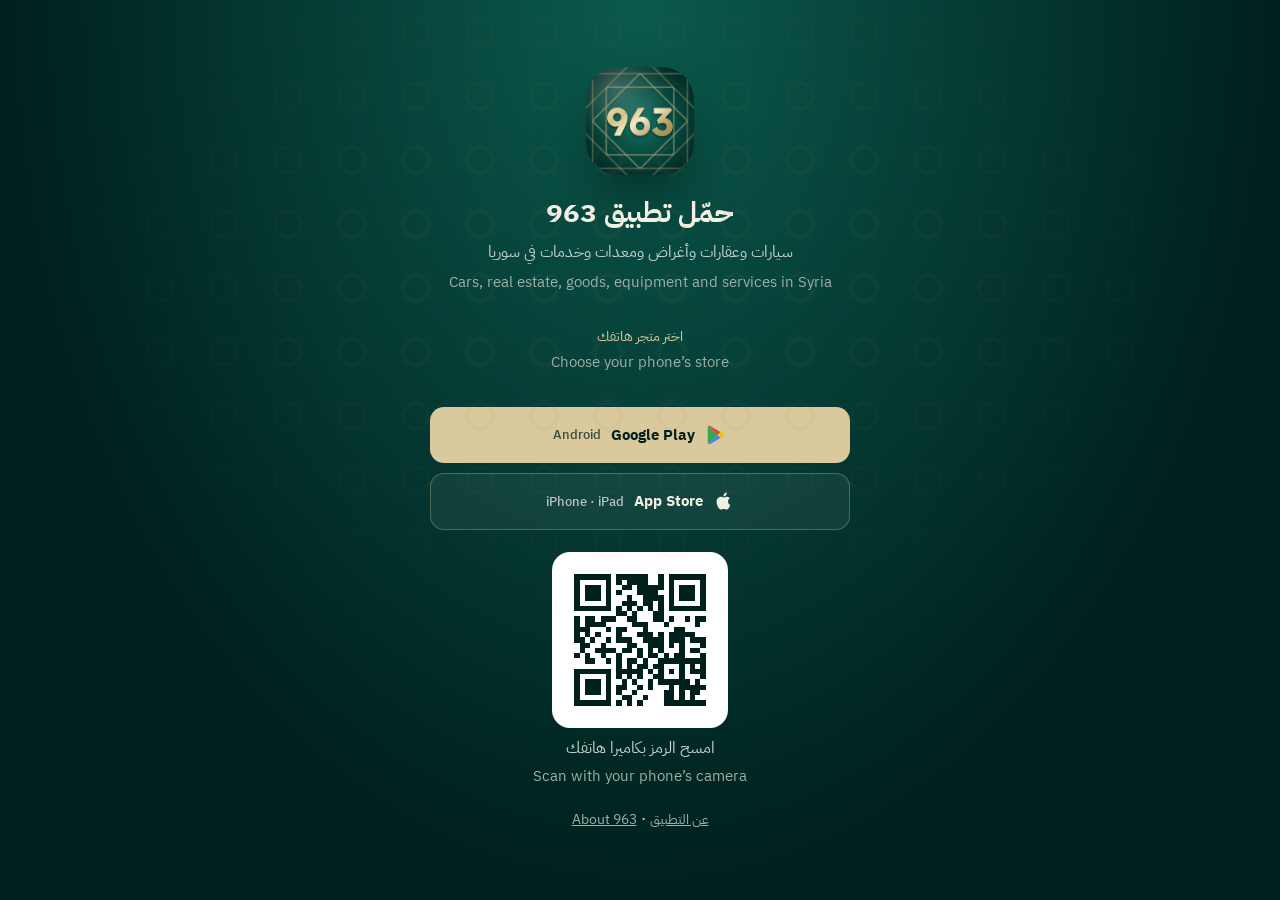
<file: get/index.html>
<!doctype html>
<html lang="ar" dir="rtl">
<head>
<meta charset="utf-8">
<meta name="viewport" content="width=device-width, initial-scale=1, viewport-fit=cover">
<title>حمّل 963 · Get the 963 app</title>
<meta name="robots" content="noindex">
<!-- https://963-app.com/get — the link used in ads and on the website. Android goes to Google Play, iPhone and iPad go
     to the App Store, everything else sees both buttons and a QR code of this page. Hand-written; the store links are
     the same as PLAY / APP_STORE in tools/build.py. Add ?stay to see the page on a phone without being redirected.
     utm_* parameters (for example ?utm_source=meta&utm_campaign=syria_launch) are passed to Google Play as the install
     referrer, so Play Console shows installs per campaign. -->
<meta name="description" content="حمّل تطبيق 963 المجاني للسيارات والعقارات والأغراض والمعدات والخدمات في سوريا — Get the free 963 app">
<meta property="og:title" content="حمّل 963 · Get the 963 app">
<meta property="og:description" content="سيارات وعقارات وأغراض ومعدات وخدمات في سوريا — Cars, real estate, goods, equipment and services in Syria">
<meta property="og:image" content="https://963-app.com/assets/og-image.png">
<meta property="og:url" content="https://963-app.com/get">
<meta property="og:type" content="website">
<meta name="twitter:card" content="summary_large_image">
<meta name="theme-color" content="#00201d">
<link rel="canonical" href="https://963-app.com/get">
<link rel="icon" type="image/png" sizes="256x256" href="/assets/logo.png">
<link rel="apple-touch-icon" href="/assets/apple-touch-icon.png">
<script>
(function () {
  // Runs before anything else loads, so phones leave for the store at once.
  var PLAY = 'https://play.google.com/store/apps/details?id=com.l7techs.app963';
  var APP_STORE = 'https://apps.apple.com/app/id6833439652';
  var q = new URLSearchParams(location.search);
  var ref = [];
  ['utm_source', 'utm_medium', 'utm_campaign', 'utm_content', 'utm_term'].forEach(function (k) {
    if (q.get(k)) ref.push(k + '=' + encodeURIComponent(q.get(k)));
  });
  if (!q.get('utm_source')) ref.unshift('utm_source=' + encodeURIComponent(document.referrer ? 'web' : 'direct'), 'utm_medium=get');
  var play = PLAY + '&referrer=' + encodeURIComponent(ref.join('&'));
  var ua = navigator.userAgent || '';
  var isAndroid = /Android/i.test(ua);
  var isIOS = /iPhone|iPad|iPod/i.test(ua) || (navigator.platform === 'MacIntel' && navigator.maxTouchPoints > 1);
  window.__get = { play: play, appStore: APP_STORE, os: isAndroid ? 'android' : isIOS ? 'ios' : 'other' };
  document.documentElement.className = 'os-' + window.__get.os;
  if (q.has('stay')) return;
  if (isAndroid) location.replace(play);
  else if (isIOS) location.replace(APP_STORE);
})();
</script>
<link rel="preconnect" href="https://fonts.googleapis.com">
<link rel="preconnect" href="https://fonts.gstatic.com" crossorigin>
<link href="https://fonts.googleapis.com/css2?family=IBM+Plex+Sans+Arabic:wght@400;500;600;700&family=Inter:wght@400;500;600;700;800&display=swap" rel="stylesheet">
<link rel="stylesheet" href="/assets/site.css">
<style>
  body { min-height: 100vh; display: grid; place-items: center; background: radial-gradient(ellipse at top, #0b5a4d, #00201d 70%); color: #f2efe4; }
  .solo { position: relative; width: 100%; max-width: 460px; padding: 40px 20px; text-align: center; }
  .solo .pattern { position: fixed; opacity: .8; }
  .solo > img { width: 108px; height: 108px; margin: 0 auto 20px; border-radius: 30%; box-shadow: 0 30px 60px -20px rgba(0,0,0,.6); }
  .solo h1 { margin: 0 0 6px; font-size: 28px; line-height: 1.3; }
  .solo p { margin: 0 0 4px; color: #c4cfc9; }
  .solo .en { direction: ltr; font-size: 14.5px; color: #9fb0aa; }
  .solo .status { display: block; margin: 18px 0 20px; min-height: 22px; color: #d9c99c; font-size: 14px; }
  .solo .btn { width: 100%; margin-bottom: 10px; padding: 14px; display: flex; align-items: center; justify-content: center; gap: 10px; }
  .solo .btn svg { width: 22px; height: 22px; flex: none; }
  .solo .btn-gold { background: #d9c99c; color: #00201d; }
  .solo .btn-dark { background: rgba(255,255,255,.06); color: #f2efe4; border: 1px solid rgba(217,201,156,.3); }
  .solo .btn small { font-weight: 500; opacity: .75; direction: ltr; }
  .solo .qr { display: none; margin: 22px auto 6px; width: 176px; padding: 12px; border-radius: 18px; background: #fff; }
  .solo .qr img { display: block; width: 100%; height: auto; }
  .os-other .solo .qr { display: block; }
  .solo .more { display: inline-block; margin-top: 14px; color: #9fb0aa; font-size: 14px; }
</style>
</head>
<body>
<main class="solo">
  <div class="pattern" aria-hidden="true"></div>
  <img src="/assets/logo.png" alt="963" width="108" height="108">
  <h1>حمّل تطبيق <bdi dir="ltr">963</bdi></h1>
  <p>سيارات وعقارات وأغراض ومعدات وخدمات في سوريا</p>
  <p class="en">Cars, real estate, goods, equipment and services in Syria</p>
  <span class="status" id="status" role="status"></span>

  <a class="btn btn-gold" id="android" href="https://play.google.com/store/apps/details?id=com.l7techs.app963">
    <svg viewBox="0 0 24 24" aria-hidden="true"><path fill="#34A853" d="M3.6 2.3 13.4 12 3.6 21.7a1 1 0 0 1-.6-.9V3.2c0-.4.2-.7.6-.9z"/><path fill="#FBBC04" d="m16.8 8.6 3.6 2.1c.9.5.9 1.8 0 2.4l-3.6 2.1-3.4-3.2z"/><path fill="#4285F4" d="M3.6 21.7 13.4 12l3.4 3.2L5.2 22c-.6.3-1.2.2-1.6-.3z"/><path fill="#EA4335" d="M3.6 2.3c.4-.5 1-.6 1.6-.3l11.6 6.6-3.4 3.4z"/></svg>
    Google Play <small>Android</small></a>
  <a class="btn btn-dark" id="ios" href="https://apps.apple.com/app/id6833439652">
    <svg viewBox="0 0 24 24" fill="currentColor" aria-hidden="true"><path d="M16.4 12.6c0-2.3 1.9-3.4 2-3.5-1.1-1.6-2.8-1.8-3.4-1.8-1.4-.1-2.8.9-3.5.9-.7 0-1.8-.8-3-.8-1.5 0-3 .9-3.8 2.3-1.6 2.8-.4 7 1.2 9.3.8 1.1 1.7 2.4 2.9 2.3 1.2 0 1.6-.7 3-.7s1.8.7 3 .7c1.3 0 2.1-1.1 2.8-2.3.9-1.3 1.3-2.6 1.3-2.6s-2.5-1-2.5-3.8zM14.1 5.8c.6-.8 1.1-1.9 1-3-.9 0-2.1.6-2.7 1.4-.6.7-1.1 1.8-1 2.9 1 .1 2.1-.5 2.7-1.3z"/></svg>
    App Store <small>iPhone · iPad</small></a>

  <div class="qr"><img src="/assets/get-qr.svg" alt="QR code: 963-app.com/get" width="176" height="176"></div>
  <p class="qr-note" id="qrnote" hidden>امسح الرمز بكاميرا هاتفك<br><span class="en" dir="ltr">Scan with your phone’s camera</span></p>

  <a class="more" href="/ar/">عن التطبيق</a> · <a class="more" href="/">About 963</a>
</main>
<script>
(function () {
  var g = window.__get, s = document.getElementById('status');
  function say(ar, en) {
    s.innerHTML = '';
    var a = document.createElement('span'), e = document.createElement('span');
    a.textContent = ar; e.textContent = en; e.className = 'en'; e.dir = 'ltr'; a.style.display = e.style.display = 'block';
    s.appendChild(a); s.appendChild(e);
  }
  document.getElementById('android').href = g.play;
  if (g.os === 'android') say('جارٍ فتح المتجر…', 'Opening Google Play…');
  else if (g.os === 'ios') say('جارٍ فتح المتجر…', 'Opening the App Store…');
  else { say('اختر متجر هاتفك', 'Choose your phone’s store'); document.getElementById('qrnote').hidden = false; }
  // Put the store for this phone first.
  if (g.os === 'ios') {
    var a = document.getElementById('android'), i = document.getElementById('ios');
    a.className = 'btn btn-dark'; i.className = 'btn btn-gold'; a.parentNode.insertBefore(i, a);
  }
})();
</script>
</body>
</html>
</file>
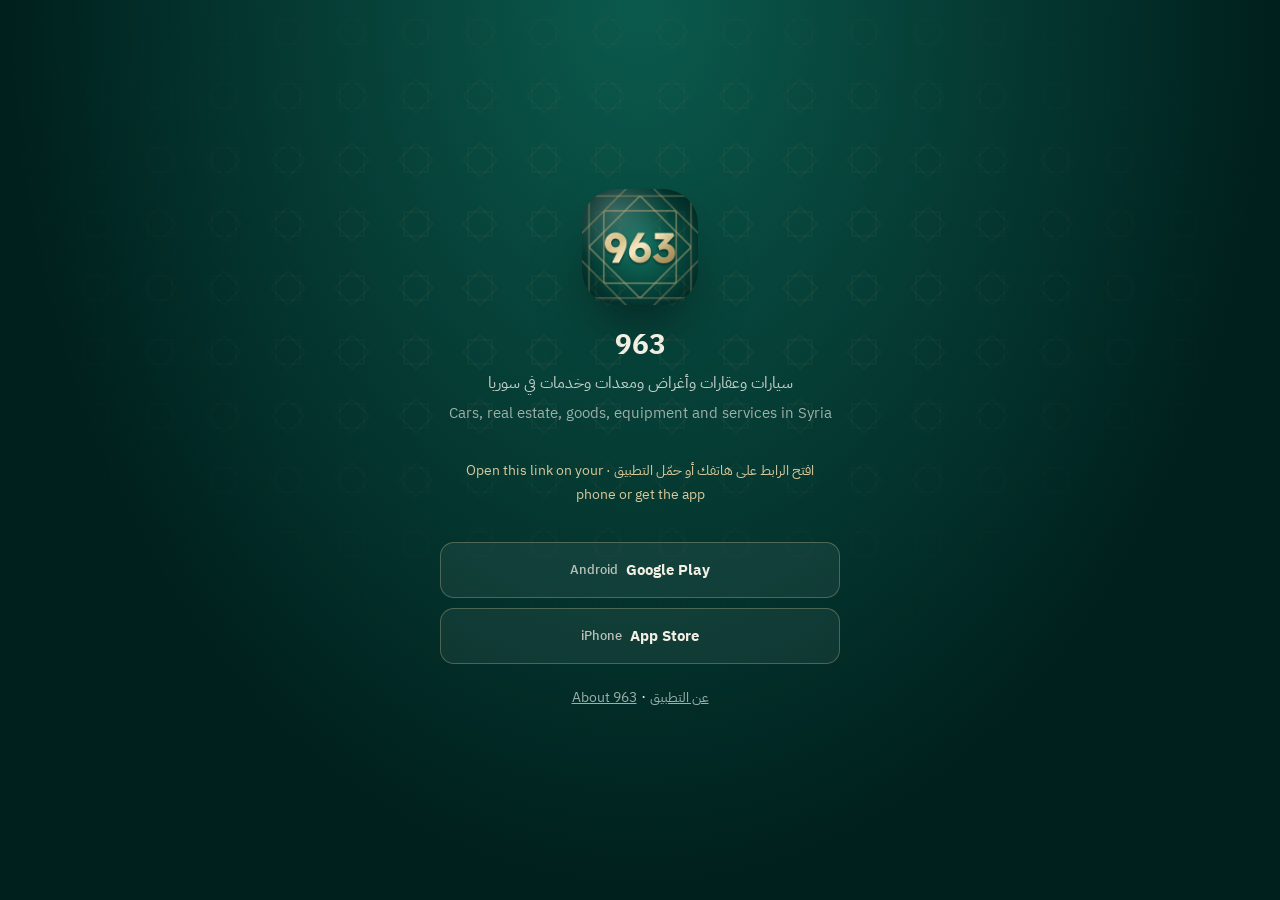
<file: listing/index.html>
<!doctype html>
<html lang="ar" dir="rtl">
<head>
<meta charset="utf-8">
<meta name="viewport" content="width=device-width, initial-scale=1, viewport-fit=cover">
<title>963</title>
<meta name="robots" content="noindex">
<!-- /listing/?id=<id>; /listing/<id> is served by /404.html. Keep the two files the same. -->
<meta name="description" content="سيارات وعقارات وأغراض ومعدات وخدمات في سوريا — Cars, real estate, goods, equipment and services in Syria">
<meta property="og:title" content="963">
<meta property="og:description" content="سيارات وعقارات وأغراض ومعدات وخدمات في سوريا — Cars, real estate, goods, equipment and services in Syria">
<meta property="og:image" content="https://963-app.com/assets/og-image.png">
<meta property="og:type" content="website">
<meta name="twitter:card" content="summary_large_image">
<meta name="theme-color" content="#00201d">
<link rel="icon" type="image/png" sizes="256x256" href="/assets/logo.png">
<link rel="apple-touch-icon" href="/assets/apple-touch-icon.png">
<link rel="preconnect" href="https://fonts.googleapis.com">
<link rel="preconnect" href="https://fonts.gstatic.com" crossorigin>
<link href="https://fonts.googleapis.com/css2?family=IBM+Plex+Sans+Arabic:wght@400;500;600;700&family=Inter:wght@400;500;600;700;800&display=swap" rel="stylesheet">
<link rel="stylesheet" href="/assets/site.css">
<style>
  body { min-height: 100vh; display: grid; place-items: center; background: radial-gradient(ellipse at top, #0b5a4d, #00201d 70%); color: #f2efe4; }
  .solo { position: relative; width: 100%; max-width: 440px; padding: 40px 20px; text-align: center; }
  .solo .pattern { position: fixed; opacity: .8; }
  .solo img { width: 116px; height: 116px; margin: 0 auto 22px; border-radius: 30%; box-shadow: 0 30px 60px -20px rgba(0,0,0,.6); }
  .solo h1 { margin: 0 0 6px; font-size: 28px; line-height: 1.3; }
  .solo p { margin: 0 0 4px; color: #c4cfc9; }
  .solo p.en { direction: ltr; font-size: 14.5px; color: #9fb0aa; }
  .solo .status { display: block; margin: 20px 0 22px; min-height: 22px; color: #d9c99c; font-size: 14px; }
  .solo .btn { width: 100%; margin-bottom: 10px; padding: 14px; }
  .solo .btn-gold { background: #d9c99c; color: #00201d; }
  .solo .btn-dark { background: rgba(255,255,255,.06); color: #f2efe4; border: 1px solid rgba(217,201,156,.3); }
  .solo .btn small { font-weight: 500; opacity: .75; direction: ltr; }
  .solo .more { display: inline-block; margin-top: 12px; color: #9fb0aa; font-size: 14px; }
  .when-listing { display: none; }
  .is-listing .when-listing { display: block; }
  .is-listing .when-404 { display: none; }
  [hidden] { display: none !important; }
</style>
<script>if (/^\/listing(\/|$)/.test(location.pathname)) document.documentElement.classList.add("is-listing");</script>
</head>
<body>
<main class="solo">
  <div class="pattern" aria-hidden="true"></div>
  <img src="/assets/logo.png" alt="963" width="116" height="116">

  <div class="when-listing">
    <h1><bdi dir="ltr">963</bdi></h1>
    <p>سيارات وعقارات وأغراض ومعدات وخدمات في سوريا</p>
    <p class="en">Cars, real estate, goods, equipment and services in Syria</p>
    <span class="status" id="status" role="status"></span>
    <a class="btn btn-gold" id="open" href="#" hidden>افتح الإعلان في التطبيق <small>Open in app</small></a>
    <a class="btn btn-dark" id="android" href="https://play.google.com/store/apps/details?id=com.l7techs.app963">Google Play <small>Android</small></a>
    <a class="btn btn-dark" id="ios" href="/#get">App Store <small>iPhone</small></a>
    <a class="more" href="/ar/">عن التطبيق</a> · <a class="more" href="/">About 963</a>
  </div>

  <div class="when-404">
    <h1>الصفحة غير موجودة</h1>
    <p class="en">This page doesn’t exist.</p>
    <span class="status"></span>
    <a class="btn btn-gold" href="/ar/">الصفحة الرئيسية</a>
    <a class="btn btn-dark" href="/">Home page <small>English</small></a>
  </div>
</main>
<script src="/assets/open-app.js"></script>
</body>
</html>
</file>
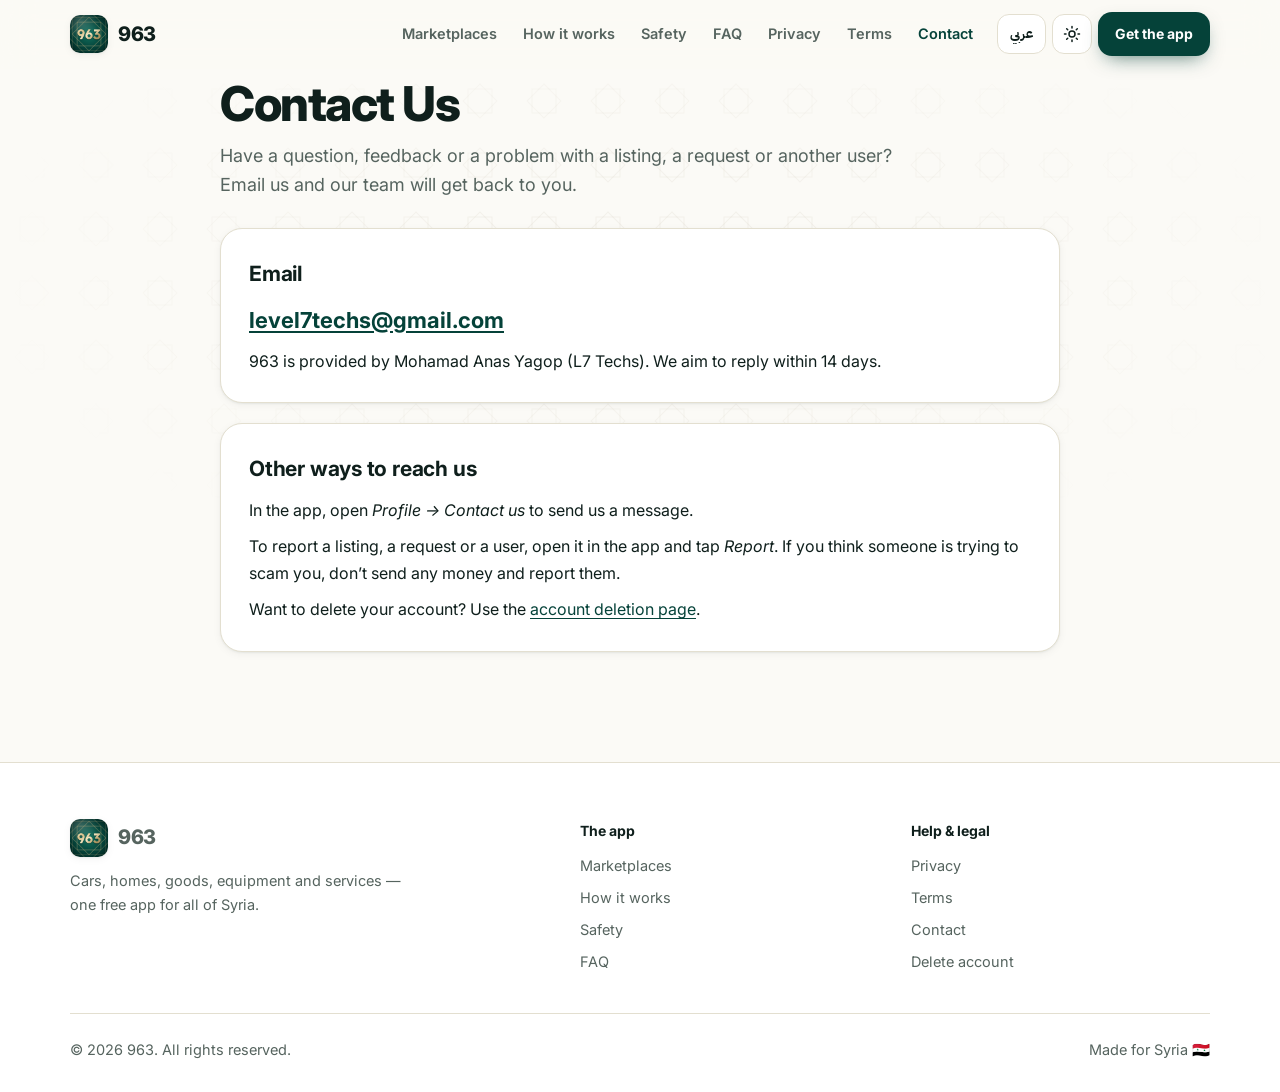
<file: contact.html>
<!doctype html>
<html lang="en" dir="ltr">
<head>
<meta charset="utf-8">
<meta name="viewport" content="width=device-width, initial-scale=1, viewport-fit=cover">
<title>Contact Us — 963</title>
<meta name="description" content="963 is one free app for cars, real estate, goods, equipment and services across Syria. Buy, sell, rent or hire, with every listing reviewed by our team.">
<meta name="theme-color" content="#fbfaf6">
<link rel="canonical" href="https://963-app.com/contact.html">
<link rel="alternate" hreflang="en" href="https://963-app.com/contact.html">
<link rel="alternate" hreflang="ar" href="https://963-app.com/ar/contact.html">
<link rel="alternate" hreflang="x-default" href="https://963-app.com/contact.html">
<meta property="og:type" content="website">
<meta property="og:site_name" content="963">
<meta property="og:title" content="Contact Us — 963">
<meta property="og:description" content="963 is one free app for cars, real estate, goods, equipment and services across Syria. Buy, sell, rent or hire, with every listing reviewed by our team.">
<meta property="og:url" content="https://963-app.com/contact.html">
<meta property="og:image" content="https://963-app.com/assets/og-image.png">
<meta property="og:locale" content="en_US">
<meta name="twitter:card" content="summary_large_image">
<link rel="icon" type="image/png" sizes="256x256" href="assets/logo.png">
<link rel="icon" type="image/png" sizes="192x192" href="assets/icon-192.png">
<link rel="apple-touch-icon" href="assets/apple-touch-icon.png">
<link rel="preconnect" href="https://fonts.googleapis.com">
<link rel="preconnect" href="https://fonts.gstatic.com" crossorigin>
<link href="https://fonts.googleapis.com/css2?family=IBM+Plex+Sans+Arabic:wght@400;500;600;700&family=Inter:wght@400;500;600;700;800&display=swap" rel="stylesheet">
<link rel="stylesheet" href="assets/site.css?v=0a602765">
<script>(function(){var d=document.documentElement;d.classList.add("no-js");var t=null;try{t=localStorage.getItem("963-theme")}catch(e){}if(!t)t=matchMedia("(prefers-color-scheme: dark)").matches?"dark":"light";d.setAttribute("data-theme",t)})();</script>
</head>
<body>
<a class="sr" href="#main">Skip to content</a>
<header class="site-header">
  <div class="wrap">
    <a class="brand" href="./" aria-label="963 — Home"><img src="assets/logo.png" alt="" width="38" height="38"><bdi>963</bdi></a>
    <nav class="nav" id="site-nav" aria-label="Main"><a href="./#marketplaces">Marketplaces</a><a href="./#how">How it works</a><a href="./#safety">Safety</a><a href="./#faq">FAQ</a><a class="page-link" href="privacy.html">Privacy</a><a class="page-link" href="terms.html">Terms</a><a class="page-link" href="contact.html" aria-current="page">Contact</a></nav>
    <div class="tools">
      <a class="icon-btn lang-btn" href="ar/contact.html" hreflang="ar" lang="ar" data-lang="ar">عربي</a>
      <button class="icon-btn theme-btn" type="button" aria-label="Switch light or dark theme" title="Switch light or dark theme"><svg class="sun" viewBox="0 0 24 24" fill="none" stroke="currentColor" stroke-width="2" stroke-linecap="round" stroke-linejoin="round" aria-hidden="true"><circle cx="12" cy="12" r="4"/><path d="M12 2v2M12 20v2M4.9 4.9l1.4 1.4M17.7 17.7l1.4 1.4M2 12h2M20 12h2M4.9 19.1l1.4-1.4M17.7 6.3l1.4-1.4"/></svg><svg class="moon" viewBox="0 0 24 24" fill="none" stroke="currentColor" stroke-width="2" stroke-linecap="round" stroke-linejoin="round" aria-hidden="true"><path d="M20 14.5A8 8 0 1 1 9.5 4a6.5 6.5 0 0 0 10.5 10.5z"/></svg></button>
      <a class="btn btn-primary header-cta" href="./#get">Get the app</a>
      <button class="icon-btn menu-btn" type="button" aria-label="Menu" aria-controls="site-nav" aria-expanded="false"><svg class="bars" viewBox="0 0 24 24" fill="none" stroke="currentColor" stroke-width="2" stroke-linecap="round" stroke-linejoin="round" aria-hidden="true"><path d="M4 7h16M4 12h16M4 17h16"/></svg><svg class="x" viewBox="0 0 24 24" fill="none" stroke="currentColor" stroke-width="2" stroke-linecap="round" stroke-linejoin="round" aria-hidden="true"><path d="M6 6l12 12M18 6 6 18"/></svg></button>
    </div>
  </div>
</header>
<div id="main"></div>
<main class="inner page-hero"><div class="pattern" aria-hidden="true"></div><div class="wrap narrow">
<h1 class="page-title">Contact Us</h1>
<p class="lead">Have a question, feedback or a problem with a listing, a request or another user? Email us and our team will get back to you.</p>
<div class="card">
<h2>Email</h2>
<p><a class="email-link" href="mailto:level7techs@gmail.com" dir="ltr">level7techs@gmail.com</a></p>
<p>963 is provided by Mohamad Anas Yagop (L7 Techs). We aim to reply within 14 days.</p>
</div>
<div class="card">
<h2>Other ways to reach us</h2>
<p>In the app, open <em>Profile → Contact us</em> to send us a message.</p>
<p>To report a listing, a request or a user, open it in the app and tap <em>Report</em>. If you think someone is trying to scam you, don’t send any money and report them.</p>
<p>Want to delete your account? Use the <a href="delete-account.html">account deletion page</a>.</p>
</div>
</div></main>
<footer class="site-footer">
  <div class="wrap">
    <div class="foot-grid">
      <div>
        <a class="brand" href="./"><img src="assets/logo.png" alt="" width="38" height="38"><bdi>963</bdi></a>
        <p>Cars, homes, goods, equipment and services — one free app for all of Syria.</p>
      </div>
      <div><h4>The app</h4><nav><a href="./#marketplaces">Marketplaces</a><a href="./#how">How it works</a><a href="./#safety">Safety</a><a href="./#faq">FAQ</a></nav></div>
      <div><h4>Help & legal</h4><nav><a href="privacy.html">Privacy</a><a href="terms.html">Terms</a><a href="contact.html">Contact</a><a href="delete-account.html">Delete account</a></nav></div>
    </div>
    <div class="foot-bottom"><span>© <span data-year>2026</span> 963. All rights reserved.</span><span>Made for Syria 🇸🇾</span></div>
  </div>
</footer>
<script src="assets/site.js?v=fbd23eac" defer></script>
</body>
</html>
</file>
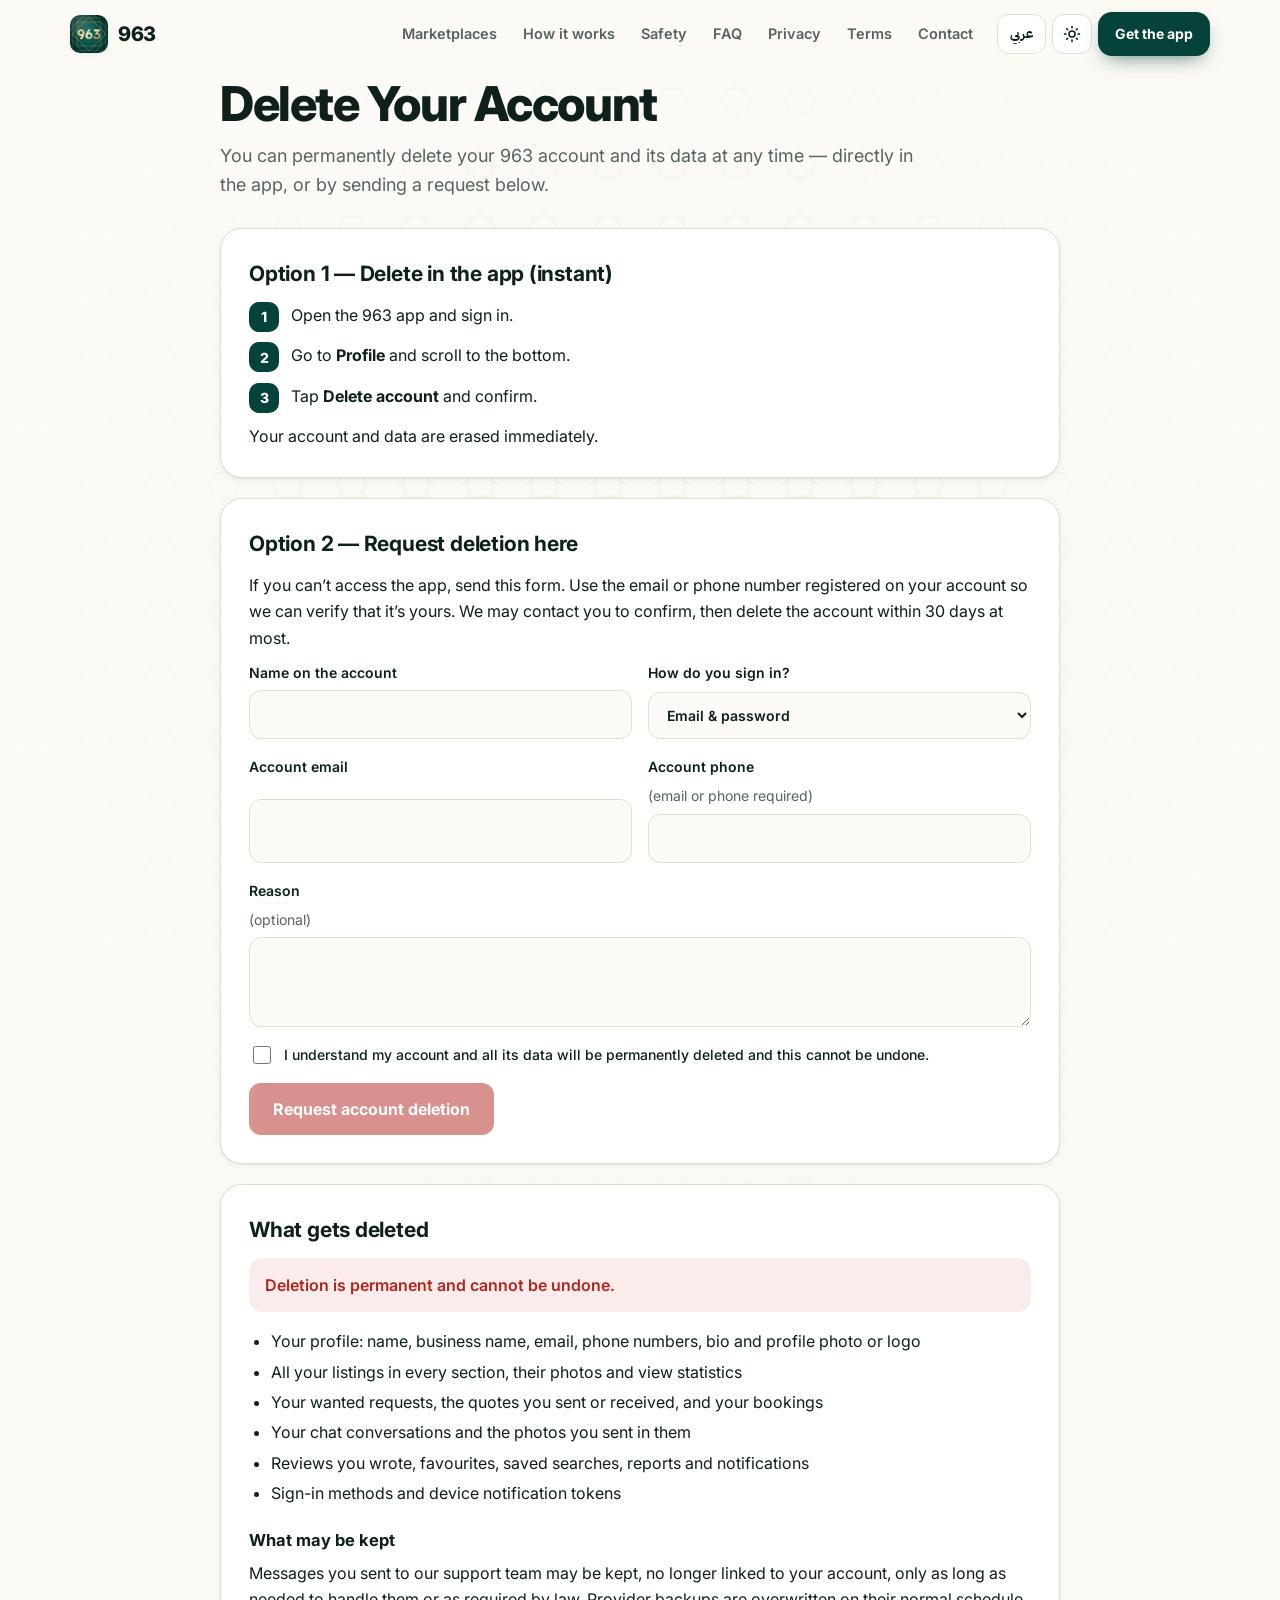
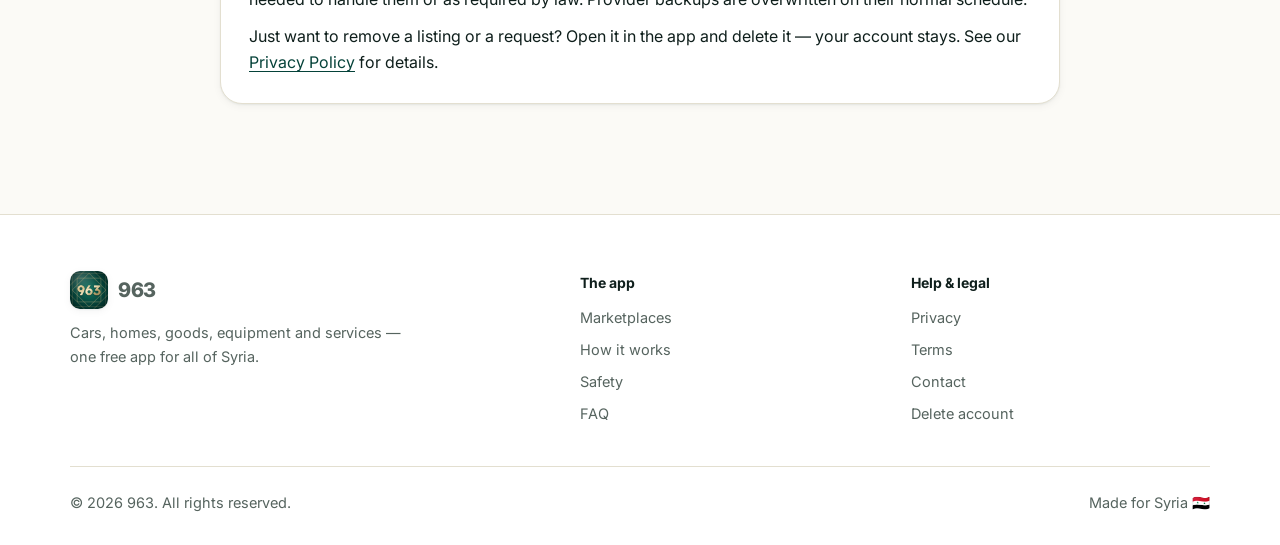
<file: delete-account.html>
<!doctype html>
<html lang="en" dir="ltr">
<head>
<meta charset="utf-8">
<meta name="viewport" content="width=device-width, initial-scale=1, viewport-fit=cover">
<title>Delete Your Account — 963</title>
<meta name="description" content="963 is one free app for cars, real estate, goods, equipment and services across Syria. Buy, sell, rent or hire, with every listing reviewed by our team.">
<meta name="theme-color" content="#fbfaf6">
<link rel="canonical" href="https://963-app.com/delete-account.html">
<link rel="alternate" hreflang="en" href="https://963-app.com/delete-account.html">
<link rel="alternate" hreflang="ar" href="https://963-app.com/ar/delete-account.html">
<link rel="alternate" hreflang="x-default" href="https://963-app.com/delete-account.html">
<meta property="og:type" content="website">
<meta property="og:site_name" content="963">
<meta property="og:title" content="Delete Your Account — 963">
<meta property="og:description" content="963 is one free app for cars, real estate, goods, equipment and services across Syria. Buy, sell, rent or hire, with every listing reviewed by our team.">
<meta property="og:url" content="https://963-app.com/delete-account.html">
<meta property="og:image" content="https://963-app.com/assets/og-image.png">
<meta property="og:locale" content="en_US">
<meta name="twitter:card" content="summary_large_image">
<link rel="icon" type="image/png" sizes="256x256" href="assets/logo.png">
<link rel="icon" type="image/png" sizes="192x192" href="assets/icon-192.png">
<link rel="apple-touch-icon" href="assets/apple-touch-icon.png">
<link rel="preconnect" href="https://fonts.googleapis.com">
<link rel="preconnect" href="https://fonts.gstatic.com" crossorigin>
<link href="https://fonts.googleapis.com/css2?family=IBM+Plex+Sans+Arabic:wght@400;500;600;700&family=Inter:wght@400;500;600;700;800&display=swap" rel="stylesheet">
<link rel="stylesheet" href="assets/site.css?v=0a602765">
<script>(function(){var d=document.documentElement;d.classList.add("no-js");var t=null;try{t=localStorage.getItem("963-theme")}catch(e){}if(!t)t=matchMedia("(prefers-color-scheme: dark)").matches?"dark":"light";d.setAttribute("data-theme",t)})();</script>
</head>
<body>
<a class="sr" href="#main">Skip to content</a>
<header class="site-header">
  <div class="wrap">
    <a class="brand" href="./" aria-label="963 — Home"><img src="assets/logo.png" alt="" width="38" height="38"><bdi>963</bdi></a>
    <nav class="nav" id="site-nav" aria-label="Main"><a href="./#marketplaces">Marketplaces</a><a href="./#how">How it works</a><a href="./#safety">Safety</a><a href="./#faq">FAQ</a><a class="page-link" href="privacy.html">Privacy</a><a class="page-link" href="terms.html">Terms</a><a class="page-link" href="contact.html">Contact</a></nav>
    <div class="tools">
      <a class="icon-btn lang-btn" href="ar/delete-account.html" hreflang="ar" lang="ar" data-lang="ar">عربي</a>
      <button class="icon-btn theme-btn" type="button" aria-label="Switch light or dark theme" title="Switch light or dark theme"><svg class="sun" viewBox="0 0 24 24" fill="none" stroke="currentColor" stroke-width="2" stroke-linecap="round" stroke-linejoin="round" aria-hidden="true"><circle cx="12" cy="12" r="4"/><path d="M12 2v2M12 20v2M4.9 4.9l1.4 1.4M17.7 17.7l1.4 1.4M2 12h2M20 12h2M4.9 19.1l1.4-1.4M17.7 6.3l1.4-1.4"/></svg><svg class="moon" viewBox="0 0 24 24" fill="none" stroke="currentColor" stroke-width="2" stroke-linecap="round" stroke-linejoin="round" aria-hidden="true"><path d="M20 14.5A8 8 0 1 1 9.5 4a6.5 6.5 0 0 0 10.5 10.5z"/></svg></button>
      <a class="btn btn-primary header-cta" href="./#get">Get the app</a>
      <button class="icon-btn menu-btn" type="button" aria-label="Menu" aria-controls="site-nav" aria-expanded="false"><svg class="bars" viewBox="0 0 24 24" fill="none" stroke="currentColor" stroke-width="2" stroke-linecap="round" stroke-linejoin="round" aria-hidden="true"><path d="M4 7h16M4 12h16M4 17h16"/></svg><svg class="x" viewBox="0 0 24 24" fill="none" stroke="currentColor" stroke-width="2" stroke-linecap="round" stroke-linejoin="round" aria-hidden="true"><path d="M6 6l12 12M18 6 6 18"/></svg></button>
    </div>
  </div>
</header>
<div id="main"></div>
<main class="inner page-hero"><div class="pattern" aria-hidden="true"></div><div class="wrap narrow">
<h1 class="page-title">Delete Your Account</h1>
<p class="lead">You can permanently delete your 963 account and its data at any time — directly in the app, or by sending a request below.</p>

<div class="card">
<h2>Option 1 — Delete in the app (instant)</h2>
<ol class="steps"><li>Open the 963 app and sign in.</li><li>Go to <strong>Profile</strong> and scroll to the bottom.</li><li>Tap <strong>Delete account</strong> and confirm.</li></ol>
<p>Your account and data are erased immediately.</p>
</div>

<div class="card">
<h2>Option 2 — Request deletion here</h2>
<p>If you can’t access the app, send this form. Use the email or phone number registered on your account so we can verify that it’s yours. We may contact you to confirm, then delete the account within 30 days at most.</p>
<form id="delete-form" novalidate>
<div class="row">
<label>Name on the account<input name="name" required minlength="2" maxlength="80" autocomplete="name"></label>
<label>How do you sign in?<select name="method"><option value="email">Email & password</option><option value="google">Google</option><option value="apple">Apple</option></select></label>
</div>
<div class="row">
<label>Account email<input name="email" type="email" maxlength="120" autocomplete="email" dir="ltr"></label>
<label>Account phone <span class="hint">(email or phone required)</span><input name="phone" type="tel" maxlength="30" autocomplete="tel" dir="ltr"></label>
</div>
<label>Reason <span class="hint">(optional)</span><textarea name="reason" maxlength="1000" style="min-height:90px"></textarea></label>
<label class="hp" aria-hidden="true">Website<input name="website" tabindex="-1" autocomplete="off"></label>
<label class="check"><input type="checkbox" name="confirm" required>I understand my account and all its data will be permanently deleted and this cannot be undone.</label>
<button type="submit" class="danger" disabled>Request account deletion</button>
<div class="status" aria-live="polite"></div>
</form>
</div>

<div class="card">
<h2>What gets deleted</h2>
<div class="warning">Deletion is permanent and cannot be undone.</div>
<ul><li>Your profile: name, business name, email, phone numbers, bio and profile photo or logo</li><li>All your listings in every section, their photos and view statistics</li><li>Your wanted requests, the quotes you sent or received, and your bookings</li><li>Your chat conversations and the photos you sent in them</li><li>Reviews you wrote, favourites, saved searches, reports and notifications</li><li>Sign-in methods and device notification tokens</li></ul>
<h3>What may be kept</h3>
<p>Messages you sent to our support team may be kept, no longer linked to your account, only as long as needed to handle them or as required by law. Provider backups are overwritten on their normal schedule.</p>
<p>Just want to remove a listing or a request? Open it in the app and delete it — your account stays. See our <a href="privacy.html">Privacy Policy</a> for details.</p>
</div>
</div></main>
<footer class="site-footer">
  <div class="wrap">
    <div class="foot-grid">
      <div>
        <a class="brand" href="./"><img src="assets/logo.png" alt="" width="38" height="38"><bdi>963</bdi></a>
        <p>Cars, homes, goods, equipment and services — one free app for all of Syria.</p>
      </div>
      <div><h4>The app</h4><nav><a href="./#marketplaces">Marketplaces</a><a href="./#how">How it works</a><a href="./#safety">Safety</a><a href="./#faq">FAQ</a></nav></div>
      <div><h4>Help & legal</h4><nav><a href="privacy.html">Privacy</a><a href="terms.html">Terms</a><a href="contact.html">Contact</a><a href="delete-account.html">Delete account</a></nav></div>
    </div>
    <div class="foot-bottom"><span>© <span data-year>2026</span> 963. All rights reserved.</span><span>Made for Syria 🇸🇾</span></div>
  </div>
</footer>
<script src="assets/site.js?v=fbd23eac" defer></script>
<script src="assets/forms.js" defer></script>
<script>
(function(){var f=document.getElementById('delete-form');var c=f.elements.confirm;var b=f.querySelector('button');c.addEventListener('change',function(){b.disabled=!c.checked;});f.addEventListener('reset',function(){setTimeout(function(){b.disabled=true;});});})();
</script>
</body>
</html>
</file>
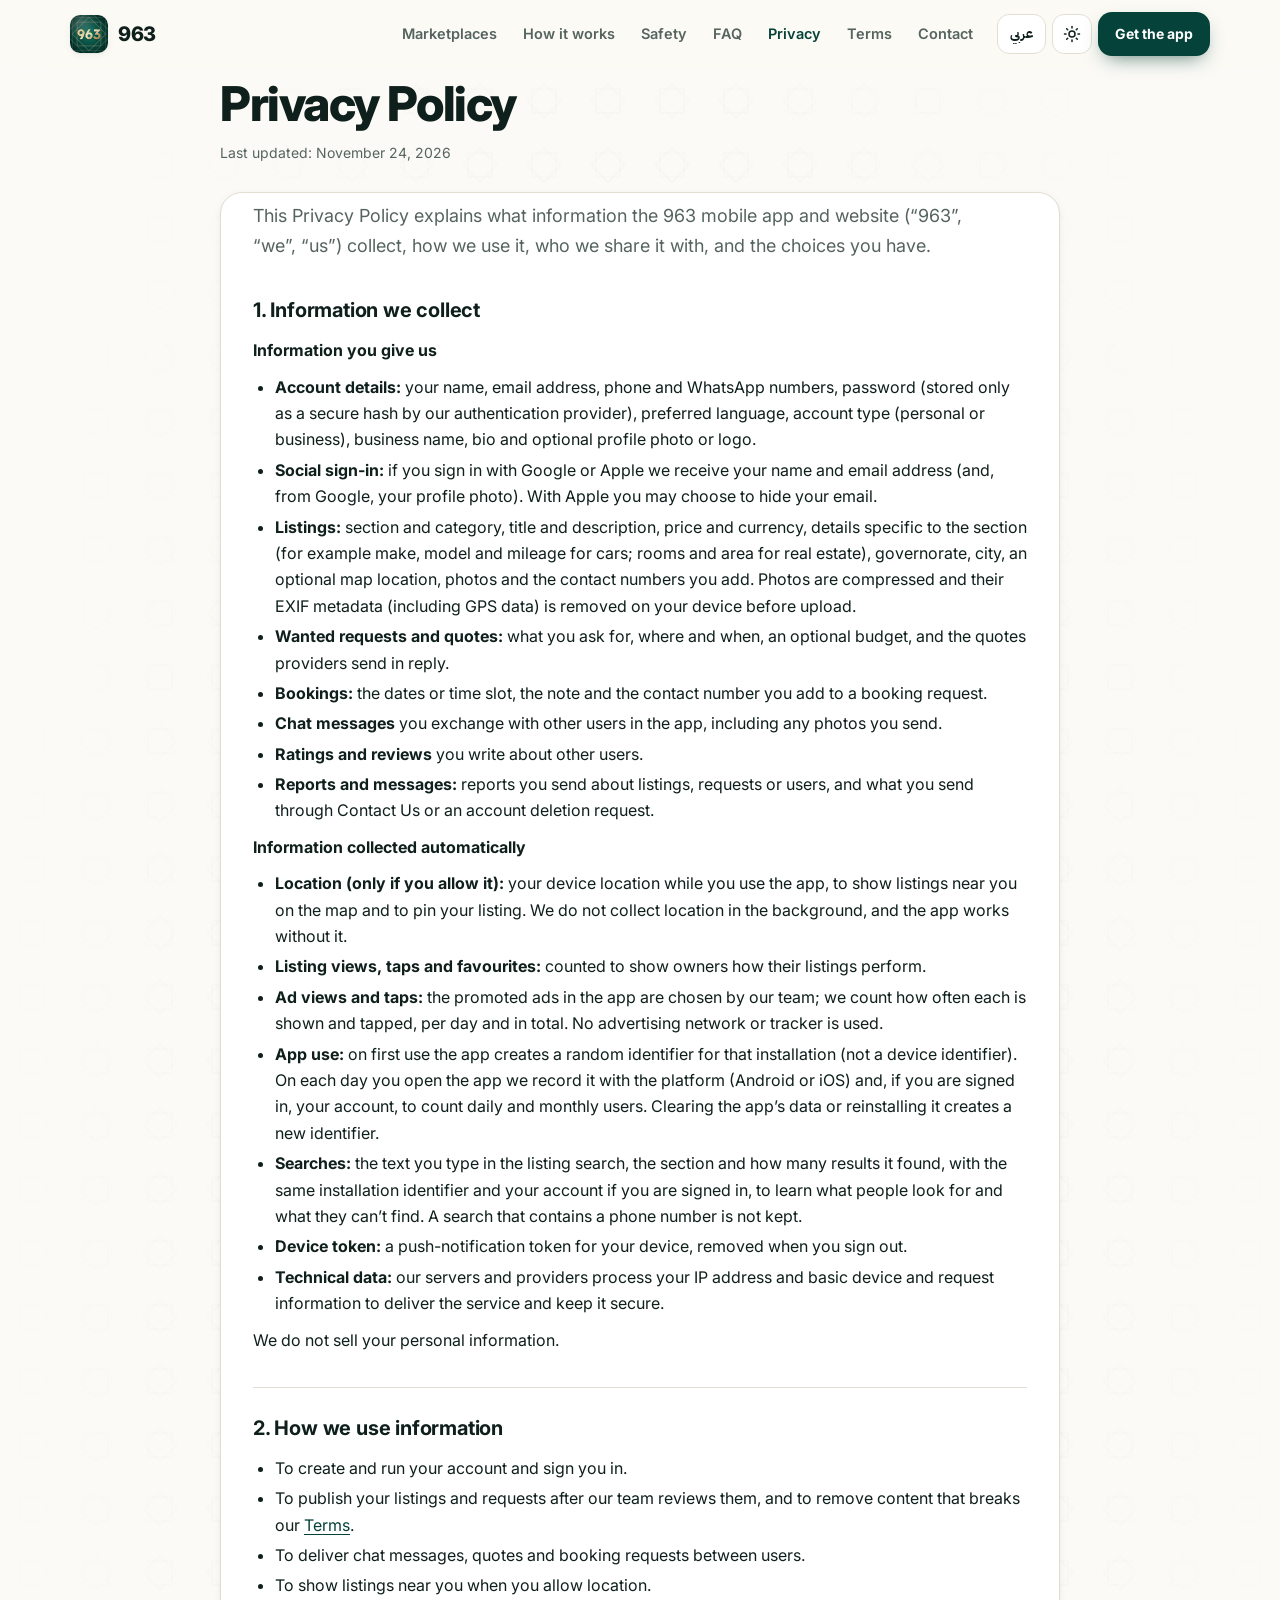
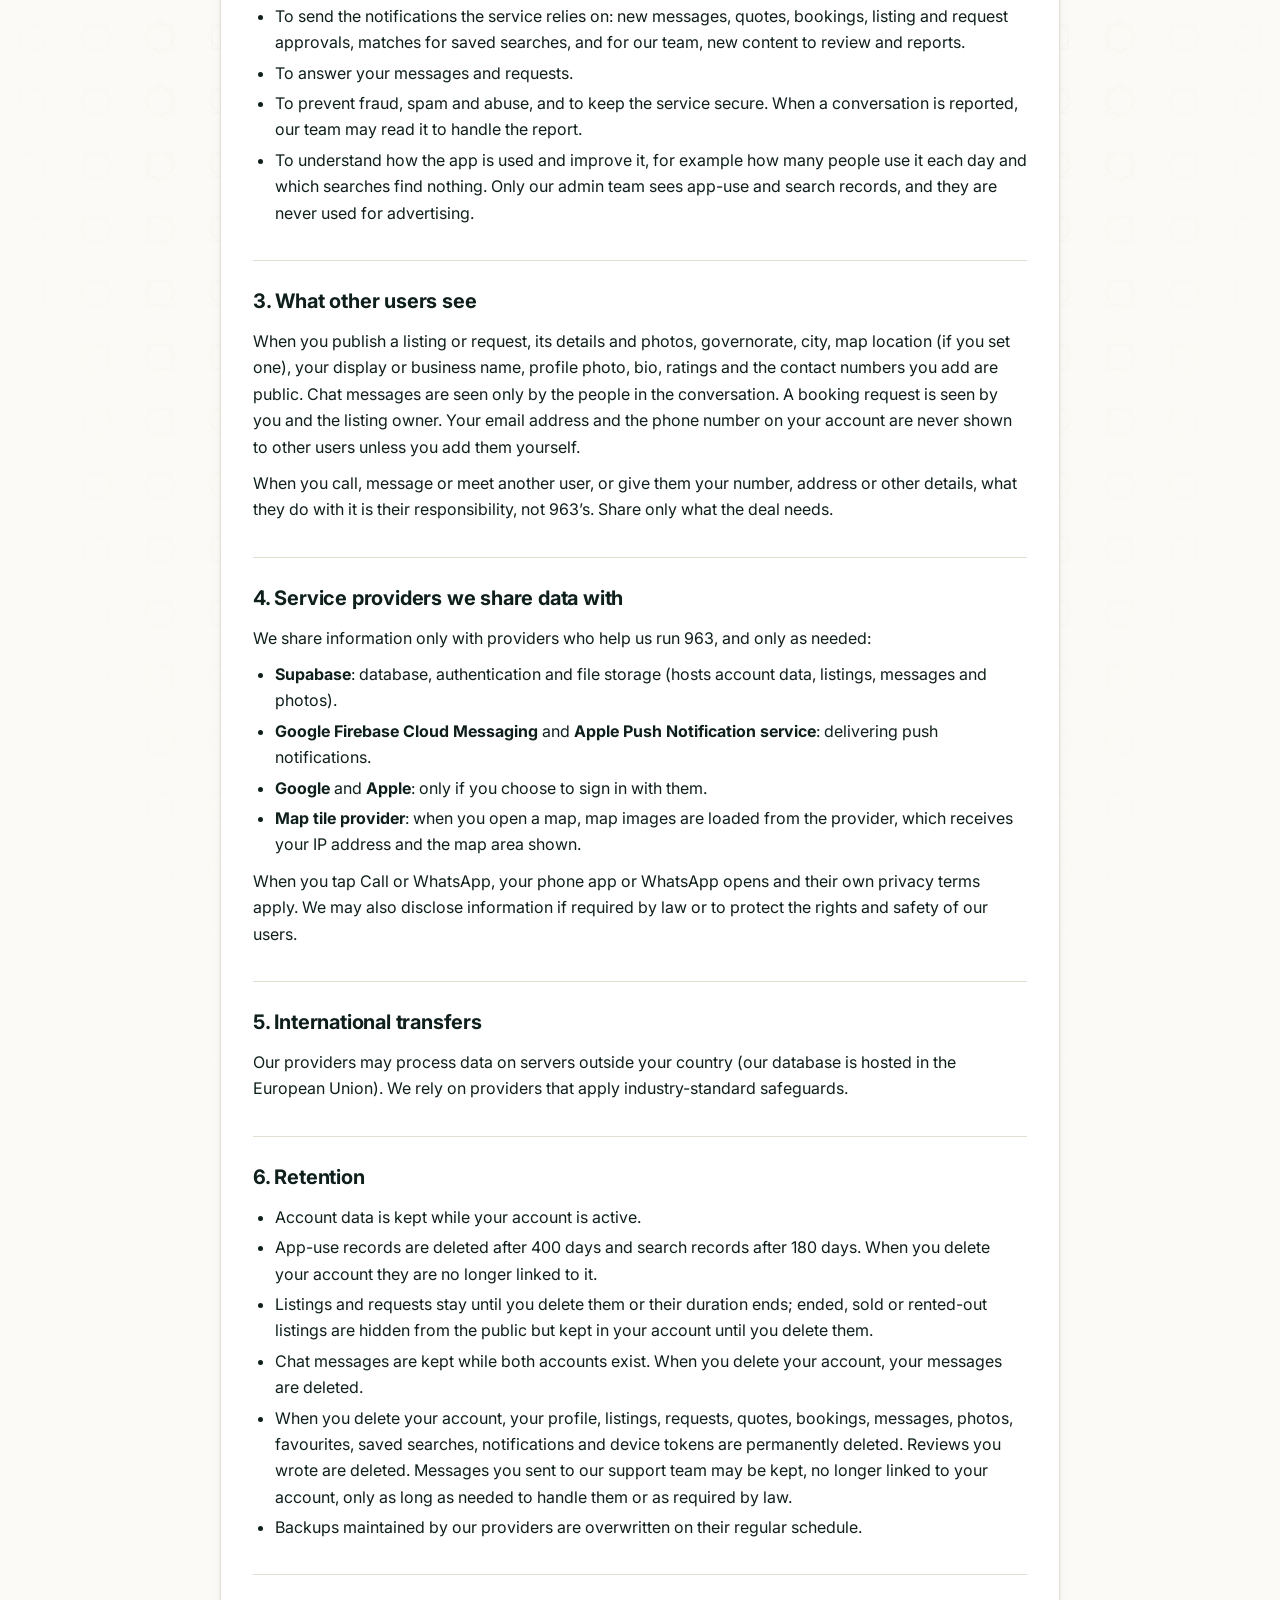
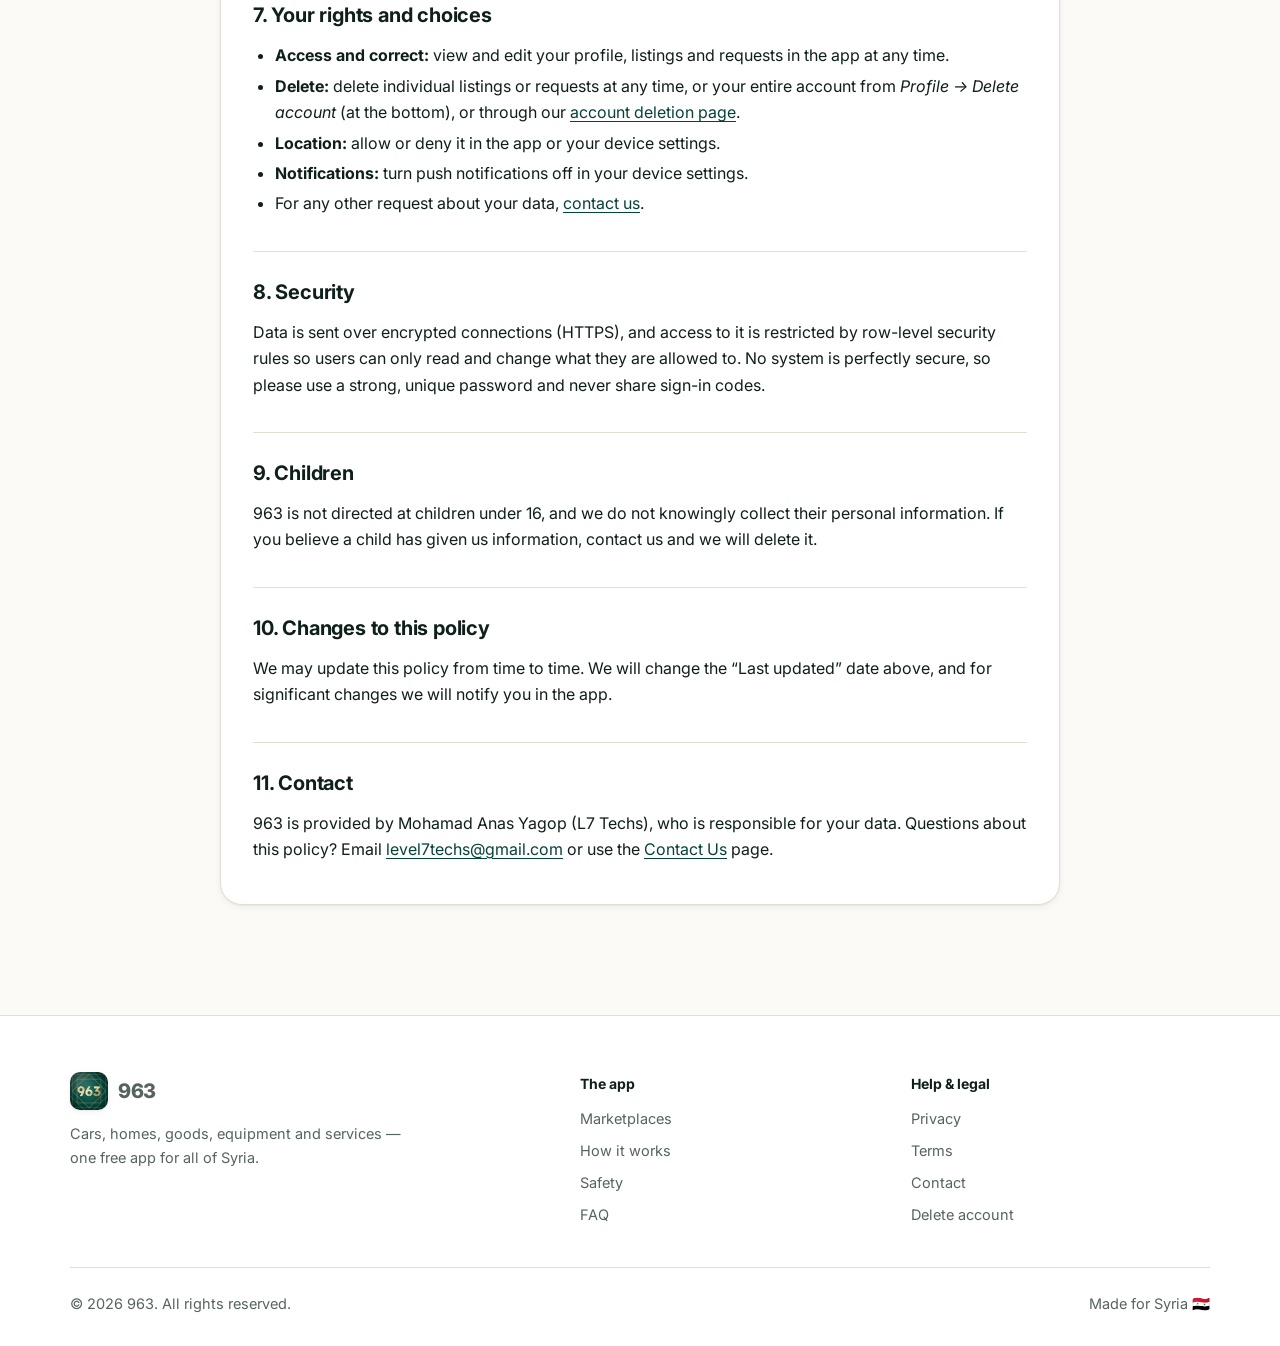
<file: privacy.html>
<!doctype html>
<html lang="en" dir="ltr">
<head>
<meta charset="utf-8">
<meta name="viewport" content="width=device-width, initial-scale=1, viewport-fit=cover">
<title>Privacy Policy — 963</title>
<meta name="description" content="963 is one free app for cars, real estate, goods, equipment and services across Syria. Buy, sell, rent or hire, with every listing reviewed by our team.">
<meta name="theme-color" content="#fbfaf6">
<link rel="canonical" href="https://963-app.com/privacy.html">
<link rel="alternate" hreflang="en" href="https://963-app.com/privacy.html">
<link rel="alternate" hreflang="ar" href="https://963-app.com/ar/privacy.html">
<link rel="alternate" hreflang="x-default" href="https://963-app.com/privacy.html">
<meta property="og:type" content="website">
<meta property="og:site_name" content="963">
<meta property="og:title" content="Privacy Policy — 963">
<meta property="og:description" content="963 is one free app for cars, real estate, goods, equipment and services across Syria. Buy, sell, rent or hire, with every listing reviewed by our team.">
<meta property="og:url" content="https://963-app.com/privacy.html">
<meta property="og:image" content="https://963-app.com/assets/og-image.png">
<meta property="og:locale" content="en_US">
<meta name="twitter:card" content="summary_large_image">
<link rel="icon" type="image/png" sizes="256x256" href="assets/logo.png">
<link rel="icon" type="image/png" sizes="192x192" href="assets/icon-192.png">
<link rel="apple-touch-icon" href="assets/apple-touch-icon.png">
<link rel="preconnect" href="https://fonts.googleapis.com">
<link rel="preconnect" href="https://fonts.gstatic.com" crossorigin>
<link href="https://fonts.googleapis.com/css2?family=IBM+Plex+Sans+Arabic:wght@400;500;600;700&family=Inter:wght@400;500;600;700;800&display=swap" rel="stylesheet">
<link rel="stylesheet" href="assets/site.css?v=0a602765">
<script>(function(){var d=document.documentElement;d.classList.add("no-js");var t=null;try{t=localStorage.getItem("963-theme")}catch(e){}if(!t)t=matchMedia("(prefers-color-scheme: dark)").matches?"dark":"light";d.setAttribute("data-theme",t)})();</script>
</head>
<body>
<a class="sr" href="#main">Skip to content</a>
<header class="site-header">
  <div class="wrap">
    <a class="brand" href="./" aria-label="963 — Home"><img src="assets/logo.png" alt="" width="38" height="38"><bdi>963</bdi></a>
    <nav class="nav" id="site-nav" aria-label="Main"><a href="./#marketplaces">Marketplaces</a><a href="./#how">How it works</a><a href="./#safety">Safety</a><a href="./#faq">FAQ</a><a class="page-link" href="privacy.html" aria-current="page">Privacy</a><a class="page-link" href="terms.html">Terms</a><a class="page-link" href="contact.html">Contact</a></nav>
    <div class="tools">
      <a class="icon-btn lang-btn" href="ar/privacy.html" hreflang="ar" lang="ar" data-lang="ar">عربي</a>
      <button class="icon-btn theme-btn" type="button" aria-label="Switch light or dark theme" title="Switch light or dark theme"><svg class="sun" viewBox="0 0 24 24" fill="none" stroke="currentColor" stroke-width="2" stroke-linecap="round" stroke-linejoin="round" aria-hidden="true"><circle cx="12" cy="12" r="4"/><path d="M12 2v2M12 20v2M4.9 4.9l1.4 1.4M17.7 17.7l1.4 1.4M2 12h2M20 12h2M4.9 19.1l1.4-1.4M17.7 6.3l1.4-1.4"/></svg><svg class="moon" viewBox="0 0 24 24" fill="none" stroke="currentColor" stroke-width="2" stroke-linecap="round" stroke-linejoin="round" aria-hidden="true"><path d="M20 14.5A8 8 0 1 1 9.5 4a6.5 6.5 0 0 0 10.5 10.5z"/></svg></button>
      <a class="btn btn-primary header-cta" href="./#get">Get the app</a>
      <button class="icon-btn menu-btn" type="button" aria-label="Menu" aria-controls="site-nav" aria-expanded="false"><svg class="bars" viewBox="0 0 24 24" fill="none" stroke="currentColor" stroke-width="2" stroke-linecap="round" stroke-linejoin="round" aria-hidden="true"><path d="M4 7h16M4 12h16M4 17h16"/></svg><svg class="x" viewBox="0 0 24 24" fill="none" stroke="currentColor" stroke-width="2" stroke-linecap="round" stroke-linejoin="round" aria-hidden="true"><path d="M6 6l12 12M18 6 6 18"/></svg></button>
    </div>
  </div>
</header>
<div id="main"></div>
<main class="inner page-hero"><div class="pattern" aria-hidden="true"></div><div class="wrap narrow">
<h1 class="page-title">Privacy Policy</h1>
<p class="updated">Last updated: November 24, 2026</p>
<div class="card legal">
<p class="lead">This Privacy Policy explains what information the 963 mobile app and website (“963”, “we”, “us”) collect, how we use it, who we share it with, and the choices you have.</p>
<section><h2>1. Information we collect</h2><p><strong>Information you give us</strong></p><ul><li><strong>Account details:</strong> your name, email address, phone and WhatsApp numbers, password (stored only as a secure hash by our authentication provider), preferred language, account type (personal or business), business name, bio and optional profile photo or logo.</li><li><strong>Social sign-in:</strong> if you sign in with Google or Apple we receive your name and email address (and, from Google, your profile photo). With Apple you may choose to hide your email.</li><li><strong>Listings:</strong> section and category, title and description, price and currency, details specific to the section (for example make, model and mileage for cars; rooms and area for real estate), governorate, city, an optional map location, photos and the contact numbers you add. Photos are compressed and their EXIF metadata (including GPS data) is removed on your device before upload.</li><li><strong>Wanted requests and quotes:</strong> what you ask for, where and when, an optional budget, and the quotes providers send in reply.</li><li><strong>Bookings:</strong> the dates or time slot, the note and the contact number you add to a booking request.</li><li><strong>Chat messages</strong> you exchange with other users in the app, including any photos you send.</li><li><strong>Ratings and reviews</strong> you write about other users.</li><li><strong>Reports and messages:</strong> reports you send about listings, requests or users, and what you send through Contact Us or an account deletion request.</li></ul><p><strong>Information collected automatically</strong></p><ul><li><strong>Location (only if you allow it):</strong> your device location while you use the app, to show listings near you on the map and to pin your listing. We do not collect location in the background, and the app works without it.</li><li><strong>Listing views, taps and favourites:</strong> counted to show owners how their listings perform.</li><li><strong>Ad views and taps:</strong> the promoted ads in the app are chosen by our team; we count how often each is shown and tapped, per day and in total. No advertising network or tracker is used.</li><li><strong>App use:</strong> on first use the app creates a random identifier for that installation (not a device identifier). On each day you open the app we record it with the platform (Android or iOS) and, if you are signed in, your account, to count daily and monthly users. Clearing the app’s data or reinstalling it creates a new identifier.</li><li><strong>Searches:</strong> the text you type in the listing search, the section and how many results it found, with the same installation identifier and your account if you are signed in, to learn what people look for and what they can’t find. A search that contains a phone number is not kept.</li><li><strong>Device token:</strong> a push-notification token for your device, removed when you sign out.</li><li><strong>Technical data:</strong> our servers and providers process your IP address and basic device and request information to deliver the service and keep it secure.</li></ul><p>We do not sell your personal information.</p></section>
<section><h2>2. How we use information</h2><ul><li>To create and run your account and sign you in.</li><li>To publish your listings and requests after our team reviews them, and to remove content that breaks our <a href="terms.html">Terms</a>.</li><li>To deliver chat messages, quotes and booking requests between users.</li><li>To show listings near you when you allow location.</li><li>To send the notifications the service relies on: new messages, quotes, bookings, listing and request approvals, matches for saved searches, and for our team, new content to review and reports.</li><li>To answer your messages and requests.</li><li>To prevent fraud, spam and abuse, and to keep the service secure. When a conversation is reported, our team may read it to handle the report.</li><li>To understand how the app is used and improve it, for example how many people use it each day and which searches find nothing. Only our admin team sees app-use and search records, and they are never used for advertising.</li></ul></section>
<section><h2>3. What other users see</h2><p>When you publish a listing or request, its details and photos, governorate, city, map location (if you set one), your display or business name, profile photo, bio, ratings and the contact numbers you add are public. Chat messages are seen only by the people in the conversation. A booking request is seen by you and the listing owner. Your email address and the phone number on your account are never shown to other users unless you add them yourself.</p><p>When you call, message or meet another user, or give them your number, address or other details, what they do with it is their responsibility, not 963’s. Share only what the deal needs.</p></section>
<section><h2>4. Service providers we share data with</h2><p>We share information only with providers who help us run 963, and only as needed:</p><ul><li><strong>Supabase</strong>: database, authentication and file storage (hosts account data, listings, messages and photos).</li><li><strong>Google Firebase Cloud Messaging</strong> and <strong>Apple Push Notification service</strong>: delivering push notifications.</li><li><strong>Google</strong> and <strong>Apple</strong>: only if you choose to sign in with them.</li><li><strong>Map tile provider</strong>: when you open a map, map images are loaded from the provider, which receives your IP address and the map area shown.</li></ul><p>When you tap Call or WhatsApp, your phone app or WhatsApp opens and their own privacy terms apply. We may also disclose information if required by law or to protect the rights and safety of our users.</p></section>
<section><h2>5. International transfers</h2><p>Our providers may process data on servers outside your country (our database is hosted in the European Union). We rely on providers that apply industry-standard safeguards.</p></section>
<section><h2>6. Retention</h2><ul><li>Account data is kept while your account is active.</li><li>App-use records are deleted after 400 days and search records after 180 days. When you delete your account they are no longer linked to it.</li><li>Listings and requests stay until you delete them or their duration ends; ended, sold or rented-out listings are hidden from the public but kept in your account until you delete them.</li><li>Chat messages are kept while both accounts exist. When you delete your account, your messages are deleted.</li><li>When you delete your account, your profile, listings, requests, quotes, bookings, messages, photos, favourites, saved searches, notifications and device tokens are permanently deleted. Reviews you wrote are deleted. Messages you sent to our support team may be kept, no longer linked to your account, only as long as needed to handle them or as required by law.</li><li>Backups maintained by our providers are overwritten on their regular schedule.</li></ul></section>
<section><h2>7. Your rights and choices</h2><ul><li><strong>Access and correct:</strong> view and edit your profile, listings and requests in the app at any time.</li><li><strong>Delete:</strong> delete individual listings or requests at any time, or your entire account from <em>Profile → Delete account</em> (at the bottom), or through our <a href="delete-account.html">account deletion page</a>.</li><li><strong>Location:</strong> allow or deny it in the app or your device settings.</li><li><strong>Notifications:</strong> turn push notifications off in your device settings.</li><li>For any other request about your data, <a href="contact.html">contact us</a>.</li></ul></section>
<section><h2>8. Security</h2><p>Data is sent over encrypted connections (HTTPS), and access to it is restricted by row-level security rules so users can only read and change what they are allowed to. No system is perfectly secure, so please use a strong, unique password and never share sign-in codes.</p></section>
<section><h2>9. Children</h2><p>963 is not directed at children under 16, and we do not knowingly collect their personal information. If you believe a child has given us information, contact us and we will delete it.</p></section>
<section><h2>10. Changes to this policy</h2><p>We may update this policy from time to time. We will change the “Last updated” date above, and for significant changes we will notify you in the app.</p></section>
<section><h2>11. Contact</h2><p>963 is provided by Mohamad Anas Yagop (L7 Techs), who is responsible for your data. Questions about this policy? Email <a href="mailto:level7techs@gmail.com" dir="ltr">level7techs@gmail.com</a> or use the <a href="contact.html">Contact Us</a> page.</p></section>
</div>
</div></main>
<footer class="site-footer">
  <div class="wrap">
    <div class="foot-grid">
      <div>
        <a class="brand" href="./"><img src="assets/logo.png" alt="" width="38" height="38"><bdi>963</bdi></a>
        <p>Cars, homes, goods, equipment and services — one free app for all of Syria.</p>
      </div>
      <div><h4>The app</h4><nav><a href="./#marketplaces">Marketplaces</a><a href="./#how">How it works</a><a href="./#safety">Safety</a><a href="./#faq">FAQ</a></nav></div>
      <div><h4>Help & legal</h4><nav><a href="privacy.html">Privacy</a><a href="terms.html">Terms</a><a href="contact.html">Contact</a><a href="delete-account.html">Delete account</a></nav></div>
    </div>
    <div class="foot-bottom"><span>© <span data-year>2026</span> 963. All rights reserved.</span><span>Made for Syria 🇸🇾</span></div>
  </div>
</footer>
<script src="assets/site.js?v=fbd23eac" defer></script>
</body>
</html>
</file>
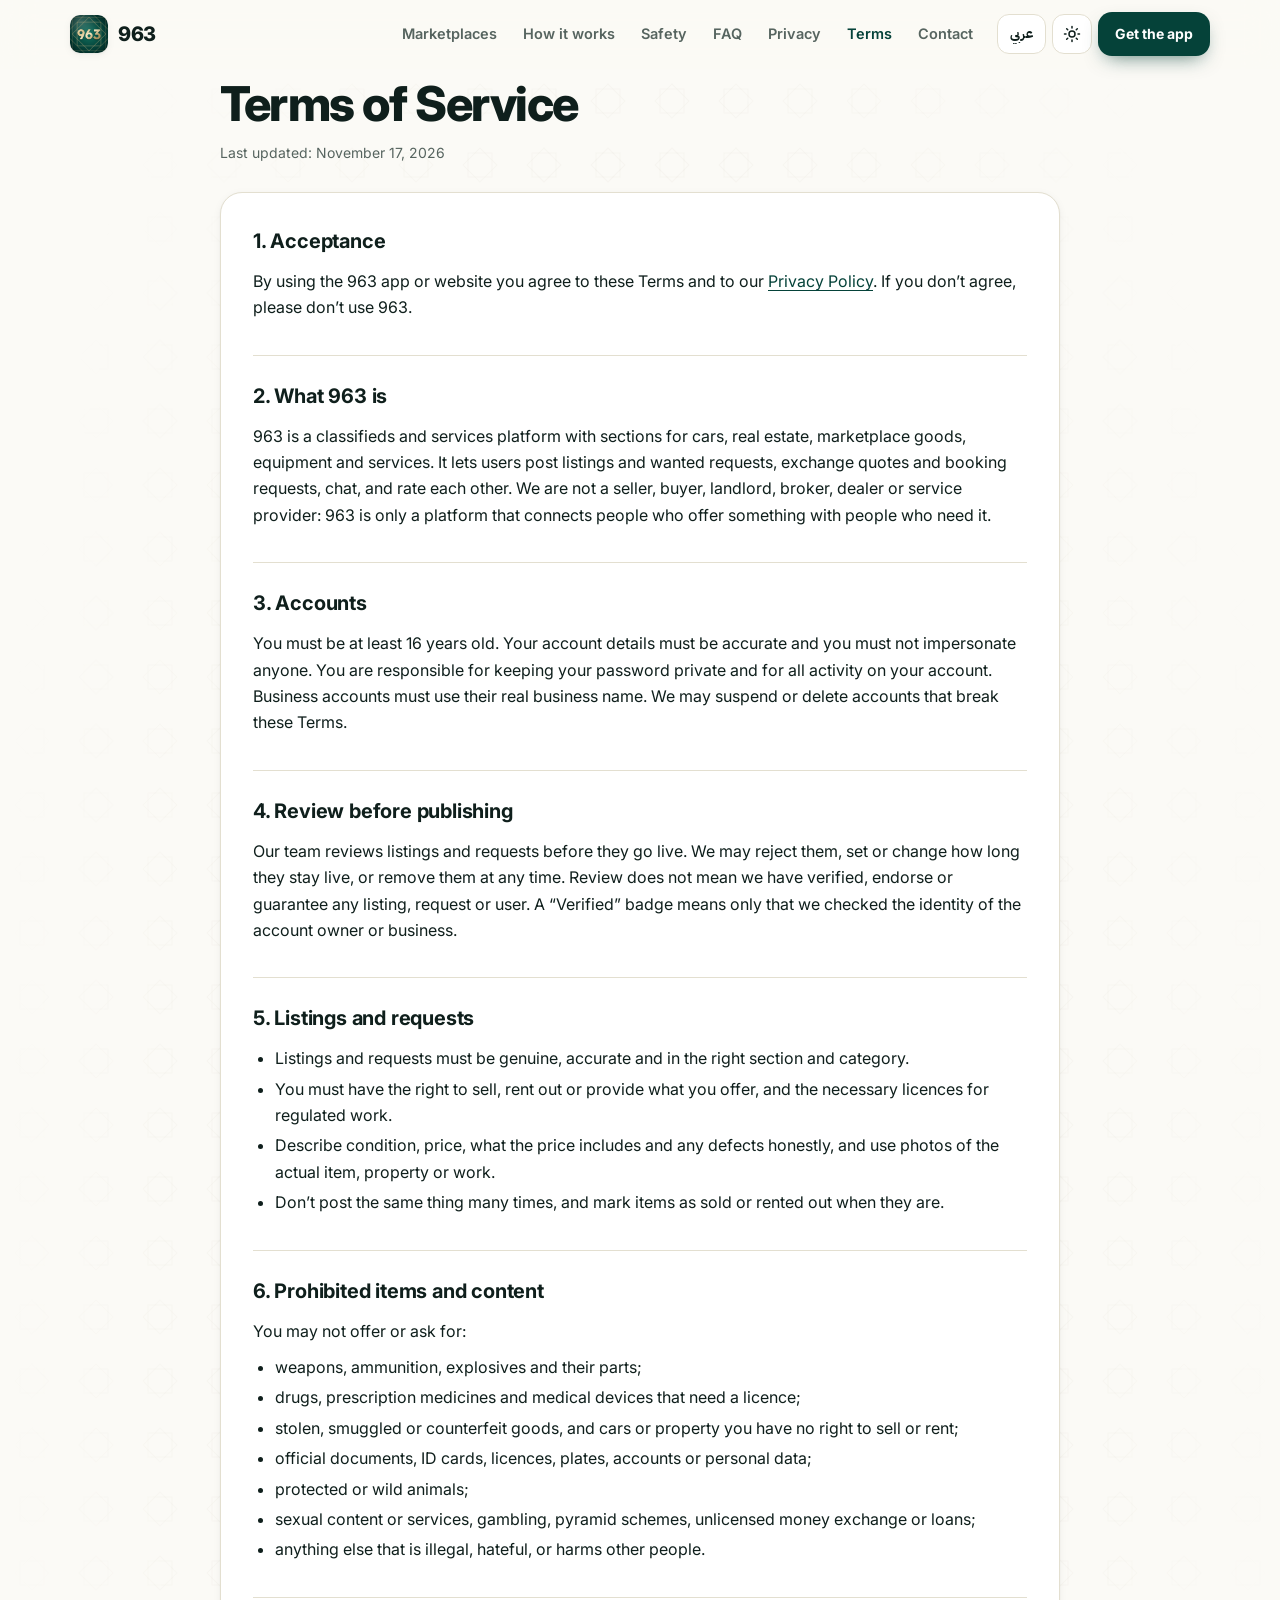
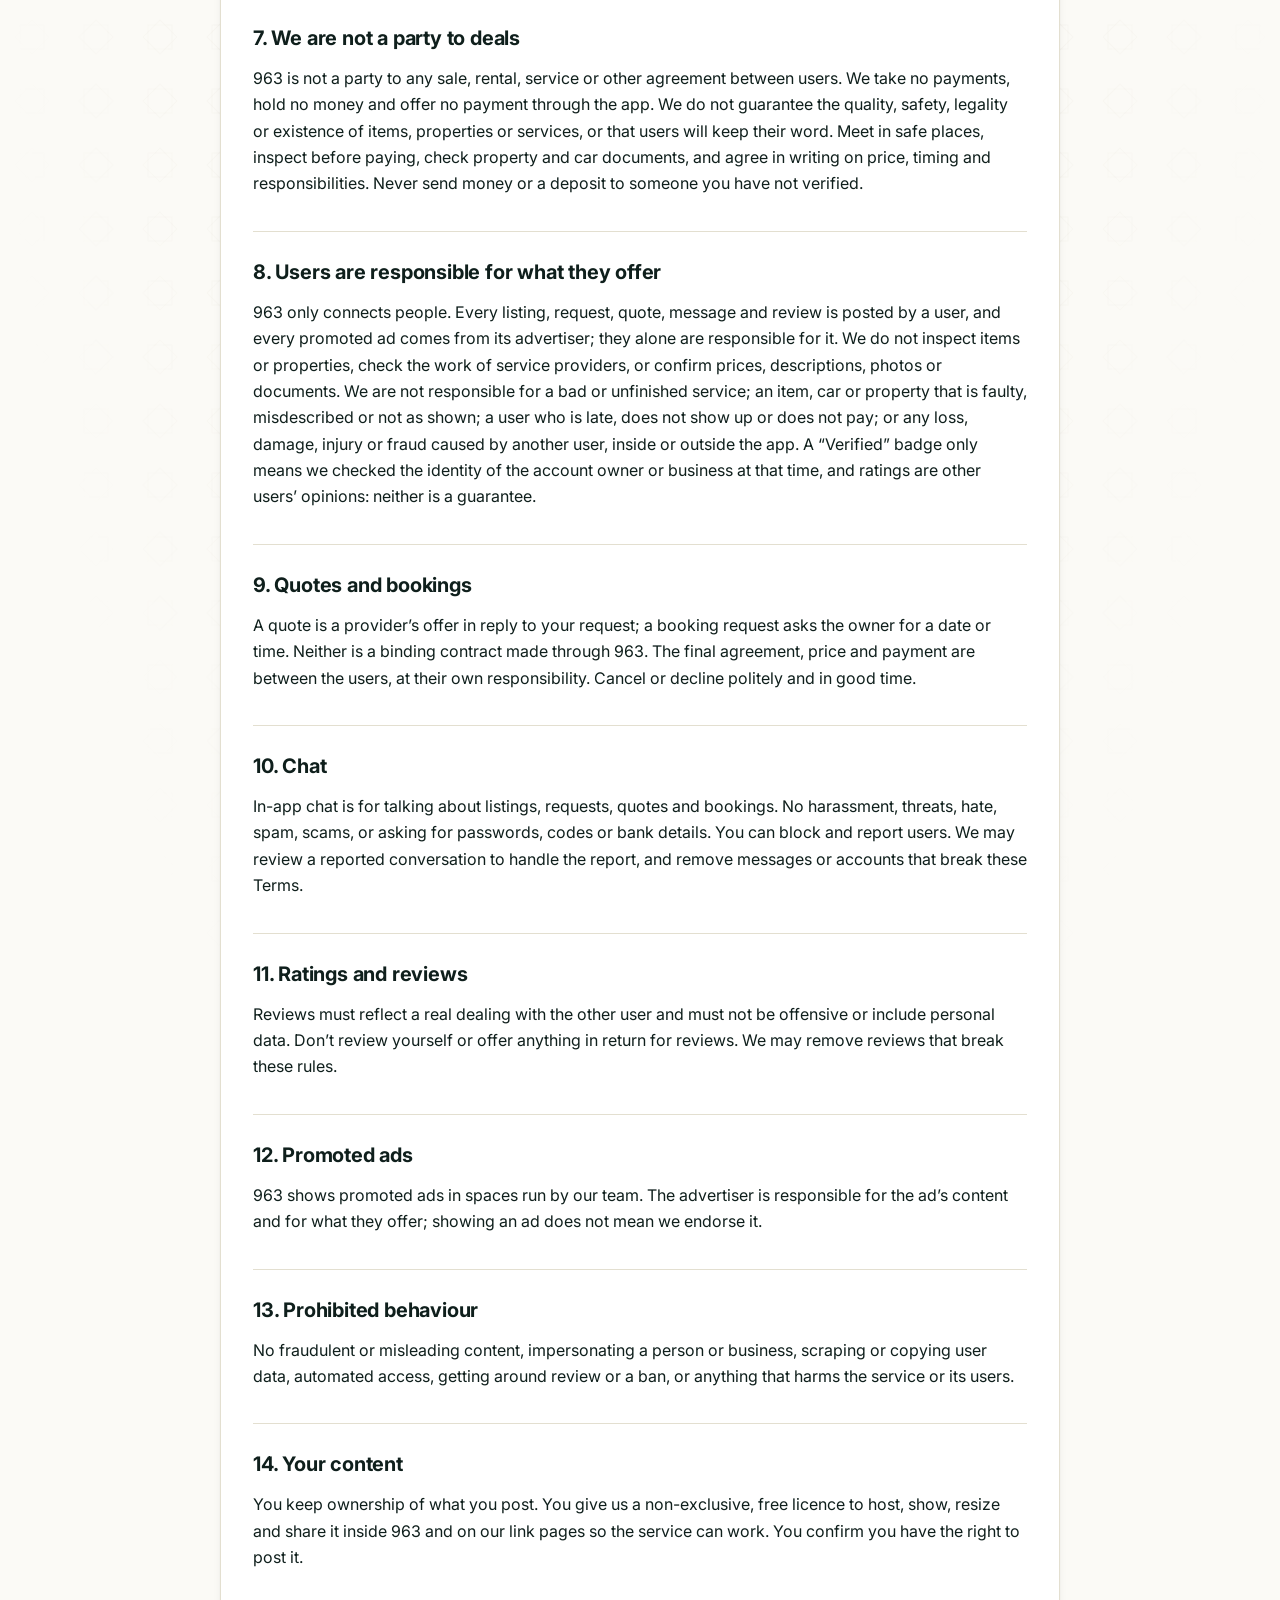
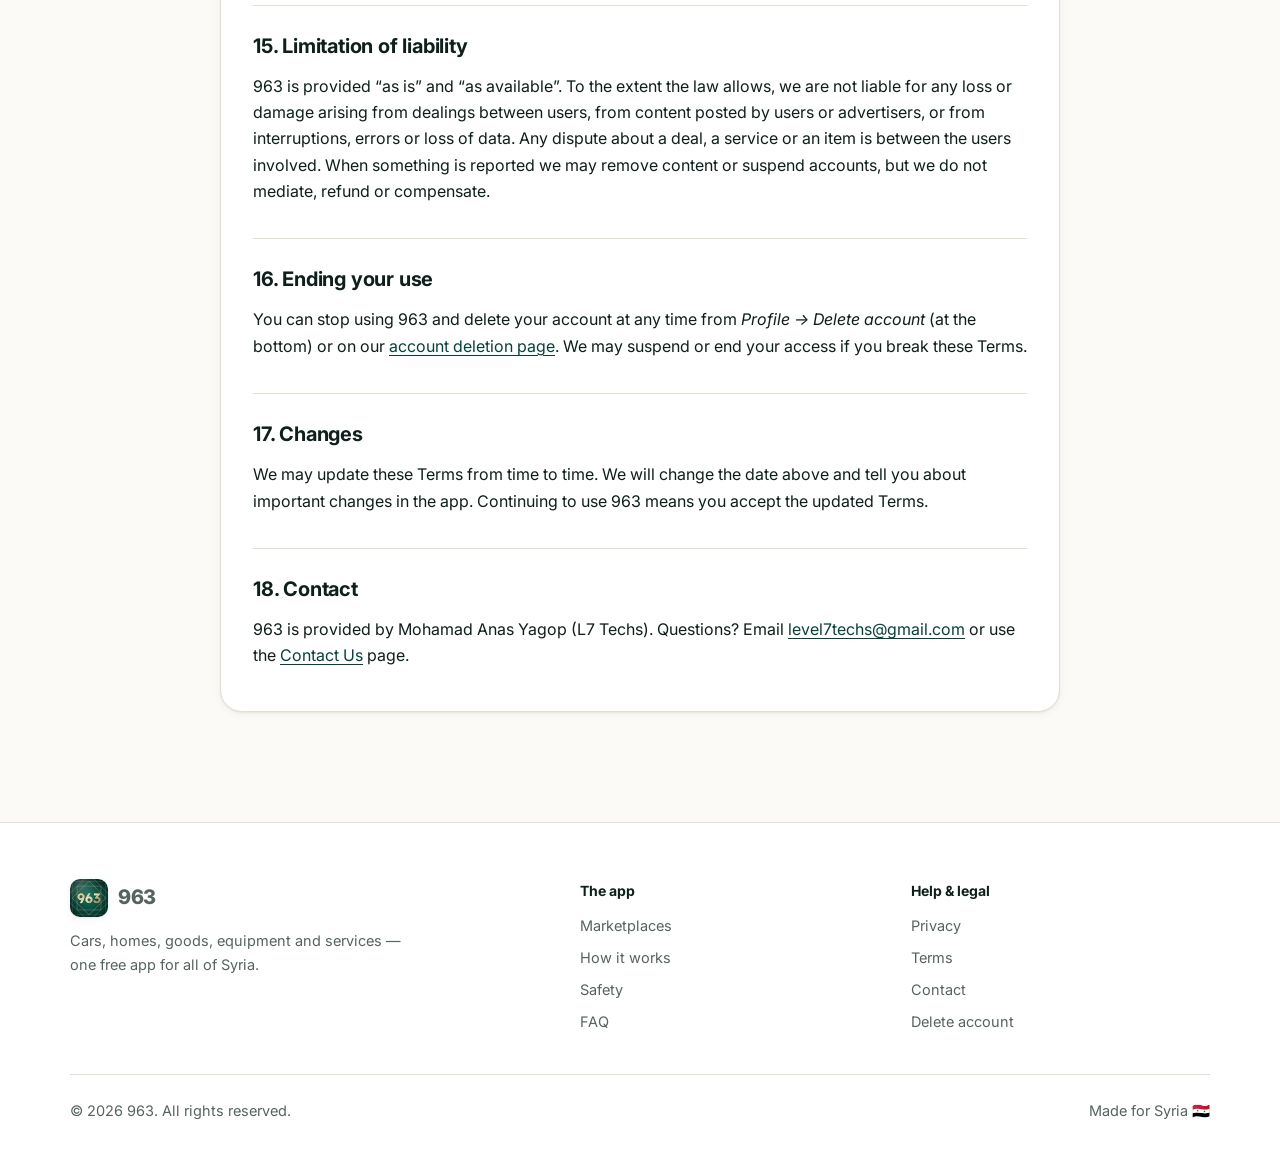
<file: terms.html>
<!doctype html>
<html lang="en" dir="ltr">
<head>
<meta charset="utf-8">
<meta name="viewport" content="width=device-width, initial-scale=1, viewport-fit=cover">
<title>Terms of Service — 963</title>
<meta name="description" content="963 is one free app for cars, real estate, goods, equipment and services across Syria. Buy, sell, rent or hire, with every listing reviewed by our team.">
<meta name="theme-color" content="#fbfaf6">
<link rel="canonical" href="https://963-app.com/terms.html">
<link rel="alternate" hreflang="en" href="https://963-app.com/terms.html">
<link rel="alternate" hreflang="ar" href="https://963-app.com/ar/terms.html">
<link rel="alternate" hreflang="x-default" href="https://963-app.com/terms.html">
<meta property="og:type" content="website">
<meta property="og:site_name" content="963">
<meta property="og:title" content="Terms of Service — 963">
<meta property="og:description" content="963 is one free app for cars, real estate, goods, equipment and services across Syria. Buy, sell, rent or hire, with every listing reviewed by our team.">
<meta property="og:url" content="https://963-app.com/terms.html">
<meta property="og:image" content="https://963-app.com/assets/og-image.png">
<meta property="og:locale" content="en_US">
<meta name="twitter:card" content="summary_large_image">
<link rel="icon" type="image/png" sizes="256x256" href="assets/logo.png">
<link rel="icon" type="image/png" sizes="192x192" href="assets/icon-192.png">
<link rel="apple-touch-icon" href="assets/apple-touch-icon.png">
<link rel="preconnect" href="https://fonts.googleapis.com">
<link rel="preconnect" href="https://fonts.gstatic.com" crossorigin>
<link href="https://fonts.googleapis.com/css2?family=IBM+Plex+Sans+Arabic:wght@400;500;600;700&family=Inter:wght@400;500;600;700;800&display=swap" rel="stylesheet">
<link rel="stylesheet" href="assets/site.css?v=0a602765">
<script>(function(){var d=document.documentElement;d.classList.add("no-js");var t=null;try{t=localStorage.getItem("963-theme")}catch(e){}if(!t)t=matchMedia("(prefers-color-scheme: dark)").matches?"dark":"light";d.setAttribute("data-theme",t)})();</script>
</head>
<body>
<a class="sr" href="#main">Skip to content</a>
<header class="site-header">
  <div class="wrap">
    <a class="brand" href="./" aria-label="963 — Home"><img src="assets/logo.png" alt="" width="38" height="38"><bdi>963</bdi></a>
    <nav class="nav" id="site-nav" aria-label="Main"><a href="./#marketplaces">Marketplaces</a><a href="./#how">How it works</a><a href="./#safety">Safety</a><a href="./#faq">FAQ</a><a class="page-link" href="privacy.html">Privacy</a><a class="page-link" href="terms.html" aria-current="page">Terms</a><a class="page-link" href="contact.html">Contact</a></nav>
    <div class="tools">
      <a class="icon-btn lang-btn" href="ar/terms.html" hreflang="ar" lang="ar" data-lang="ar">عربي</a>
      <button class="icon-btn theme-btn" type="button" aria-label="Switch light or dark theme" title="Switch light or dark theme"><svg class="sun" viewBox="0 0 24 24" fill="none" stroke="currentColor" stroke-width="2" stroke-linecap="round" stroke-linejoin="round" aria-hidden="true"><circle cx="12" cy="12" r="4"/><path d="M12 2v2M12 20v2M4.9 4.9l1.4 1.4M17.7 17.7l1.4 1.4M2 12h2M20 12h2M4.9 19.1l1.4-1.4M17.7 6.3l1.4-1.4"/></svg><svg class="moon" viewBox="0 0 24 24" fill="none" stroke="currentColor" stroke-width="2" stroke-linecap="round" stroke-linejoin="round" aria-hidden="true"><path d="M20 14.5A8 8 0 1 1 9.5 4a6.5 6.5 0 0 0 10.5 10.5z"/></svg></button>
      <a class="btn btn-primary header-cta" href="./#get">Get the app</a>
      <button class="icon-btn menu-btn" type="button" aria-label="Menu" aria-controls="site-nav" aria-expanded="false"><svg class="bars" viewBox="0 0 24 24" fill="none" stroke="currentColor" stroke-width="2" stroke-linecap="round" stroke-linejoin="round" aria-hidden="true"><path d="M4 7h16M4 12h16M4 17h16"/></svg><svg class="x" viewBox="0 0 24 24" fill="none" stroke="currentColor" stroke-width="2" stroke-linecap="round" stroke-linejoin="round" aria-hidden="true"><path d="M6 6l12 12M18 6 6 18"/></svg></button>
    </div>
  </div>
</header>
<div id="main"></div>
<main class="inner page-hero"><div class="pattern" aria-hidden="true"></div><div class="wrap narrow">
<h1 class="page-title">Terms of Service</h1>
<p class="updated">Last updated: November 17, 2026</p>
<div class="card legal">
<section><h2>1. Acceptance</h2><p>By using the 963 app or website you agree to these Terms and to our <a href="privacy.html">Privacy Policy</a>. If you don’t agree, please don’t use 963.</p></section>
<section><h2>2. What 963 is</h2><p>963 is a classifieds and services platform with sections for cars, real estate, marketplace goods, equipment and services. It lets users post listings and wanted requests, exchange quotes and booking requests, chat, and rate each other. We are not a seller, buyer, landlord, broker, dealer or service provider: 963 is only a platform that connects people who offer something with people who need it.</p></section>
<section><h2>3. Accounts</h2><p>You must be at least 16 years old. Your account details must be accurate and you must not impersonate anyone. You are responsible for keeping your password private and for all activity on your account. Business accounts must use their real business name. We may suspend or delete accounts that break these Terms.</p></section>
<section><h2>4. Review before publishing</h2><p>Our team reviews listings and requests before they go live. We may reject them, set or change how long they stay live, or remove them at any time. Review does not mean we have verified, endorse or guarantee any listing, request or user. A “Verified” badge means only that we checked the identity of the account owner or business.</p></section>
<section><h2>5. Listings and requests</h2><ul><li>Listings and requests must be genuine, accurate and in the right section and category.</li><li>You must have the right to sell, rent out or provide what you offer, and the necessary licences for regulated work.</li><li>Describe condition, price, what the price includes and any defects honestly, and use photos of the actual item, property or work.</li><li>Don’t post the same thing many times, and mark items as sold or rented out when they are.</li></ul></section>
<section><h2>6. Prohibited items and content</h2><p>You may not offer or ask for:</p><ul><li>weapons, ammunition, explosives and their parts;</li><li>drugs, prescription medicines and medical devices that need a licence;</li><li>stolen, smuggled or counterfeit goods, and cars or property you have no right to sell or rent;</li><li>official documents, ID cards, licences, plates, accounts or personal data;</li><li>protected or wild animals;</li><li>sexual content or services, gambling, pyramid schemes, unlicensed money exchange or loans;</li><li>anything else that is illegal, hateful, or harms other people.</li></ul></section>
<section><h2>7. We are not a party to deals</h2><p>963 is not a party to any sale, rental, service or other agreement between users. We take no payments, hold no money and offer no payment through the app. We do not guarantee the quality, safety, legality or existence of items, properties or services, or that users will keep their word. Meet in safe places, inspect before paying, check property and car documents, and agree in writing on price, timing and responsibilities. Never send money or a deposit to someone you have not verified.</p></section>
<section><h2>8. Users are responsible for what they offer</h2><p>963 only connects people. Every listing, request, quote, message and review is posted by a user, and every promoted ad comes from its advertiser; they alone are responsible for it. We do not inspect items or properties, check the work of service providers, or confirm prices, descriptions, photos or documents. We are not responsible for a bad or unfinished service; an item, car or property that is faulty, misdescribed or not as shown; a user who is late, does not show up or does not pay; or any loss, damage, injury or fraud caused by another user, inside or outside the app. A “Verified” badge only means we checked the identity of the account owner or business at that time, and ratings are other users’ opinions: neither is a guarantee.</p></section>
<section><h2>9. Quotes and bookings</h2><p>A quote is a provider’s offer in reply to your request; a booking request asks the owner for a date or time. Neither is a binding contract made through 963. The final agreement, price and payment are between the users, at their own responsibility. Cancel or decline politely and in good time.</p></section>
<section><h2>10. Chat</h2><p>In-app chat is for talking about listings, requests, quotes and bookings. No harassment, threats, hate, spam, scams, or asking for passwords, codes or bank details. You can block and report users. We may review a reported conversation to handle the report, and remove messages or accounts that break these Terms.</p></section>
<section><h2>11. Ratings and reviews</h2><p>Reviews must reflect a real dealing with the other user and must not be offensive or include personal data. Don’t review yourself or offer anything in return for reviews. We may remove reviews that break these rules.</p></section>
<section><h2>12. Promoted ads</h2><p>963 shows promoted ads in spaces run by our team. The advertiser is responsible for the ad’s content and for what they offer; showing an ad does not mean we endorse it.</p></section>
<section><h2>13. Prohibited behaviour</h2><p>No fraudulent or misleading content, impersonating a person or business, scraping or copying user data, automated access, getting around review or a ban, or anything that harms the service or its users.</p></section>
<section><h2>14. Your content</h2><p>You keep ownership of what you post. You give us a non-exclusive, free licence to host, show, resize and share it inside 963 and on our link pages so the service can work. You confirm you have the right to post it.</p></section>
<section><h2>15. Limitation of liability</h2><p>963 is provided “as is” and “as available”. To the extent the law allows, we are not liable for any loss or damage arising from dealings between users, from content posted by users or advertisers, or from interruptions, errors or loss of data. Any dispute about a deal, a service or an item is between the users involved. When something is reported we may remove content or suspend accounts, but we do not mediate, refund or compensate.</p></section>
<section><h2>16. Ending your use</h2><p>You can stop using 963 and delete your account at any time from <em>Profile → Delete account</em> (at the bottom) or on our <a href="delete-account.html">account deletion page</a>. We may suspend or end your access if you break these Terms.</p></section>
<section><h2>17. Changes</h2><p>We may update these Terms from time to time. We will change the date above and tell you about important changes in the app. Continuing to use 963 means you accept the updated Terms.</p></section>
<section><h2>18. Contact</h2><p>963 is provided by Mohamad Anas Yagop (L7 Techs). Questions? Email <a href="mailto:level7techs@gmail.com" dir="ltr">level7techs@gmail.com</a> or use the <a href="contact.html">Contact Us</a> page.</p></section>
</div>
</div></main>
<footer class="site-footer">
  <div class="wrap">
    <div class="foot-grid">
      <div>
        <a class="brand" href="./"><img src="assets/logo.png" alt="" width="38" height="38"><bdi>963</bdi></a>
        <p>Cars, homes, goods, equipment and services — one free app for all of Syria.</p>
      </div>
      <div><h4>The app</h4><nav><a href="./#marketplaces">Marketplaces</a><a href="./#how">How it works</a><a href="./#safety">Safety</a><a href="./#faq">FAQ</a></nav></div>
      <div><h4>Help & legal</h4><nav><a href="privacy.html">Privacy</a><a href="terms.html">Terms</a><a href="contact.html">Contact</a><a href="delete-account.html">Delete account</a></nav></div>
    </div>
    <div class="foot-bottom"><span>© <span data-year>2026</span> 963. All rights reserved.</span><span>Made for Syria 🇸🇾</span></div>
  </div>
</footer>
<script src="assets/site.js?v=fbd23eac" defer></script>
</body>
</html>
</file>
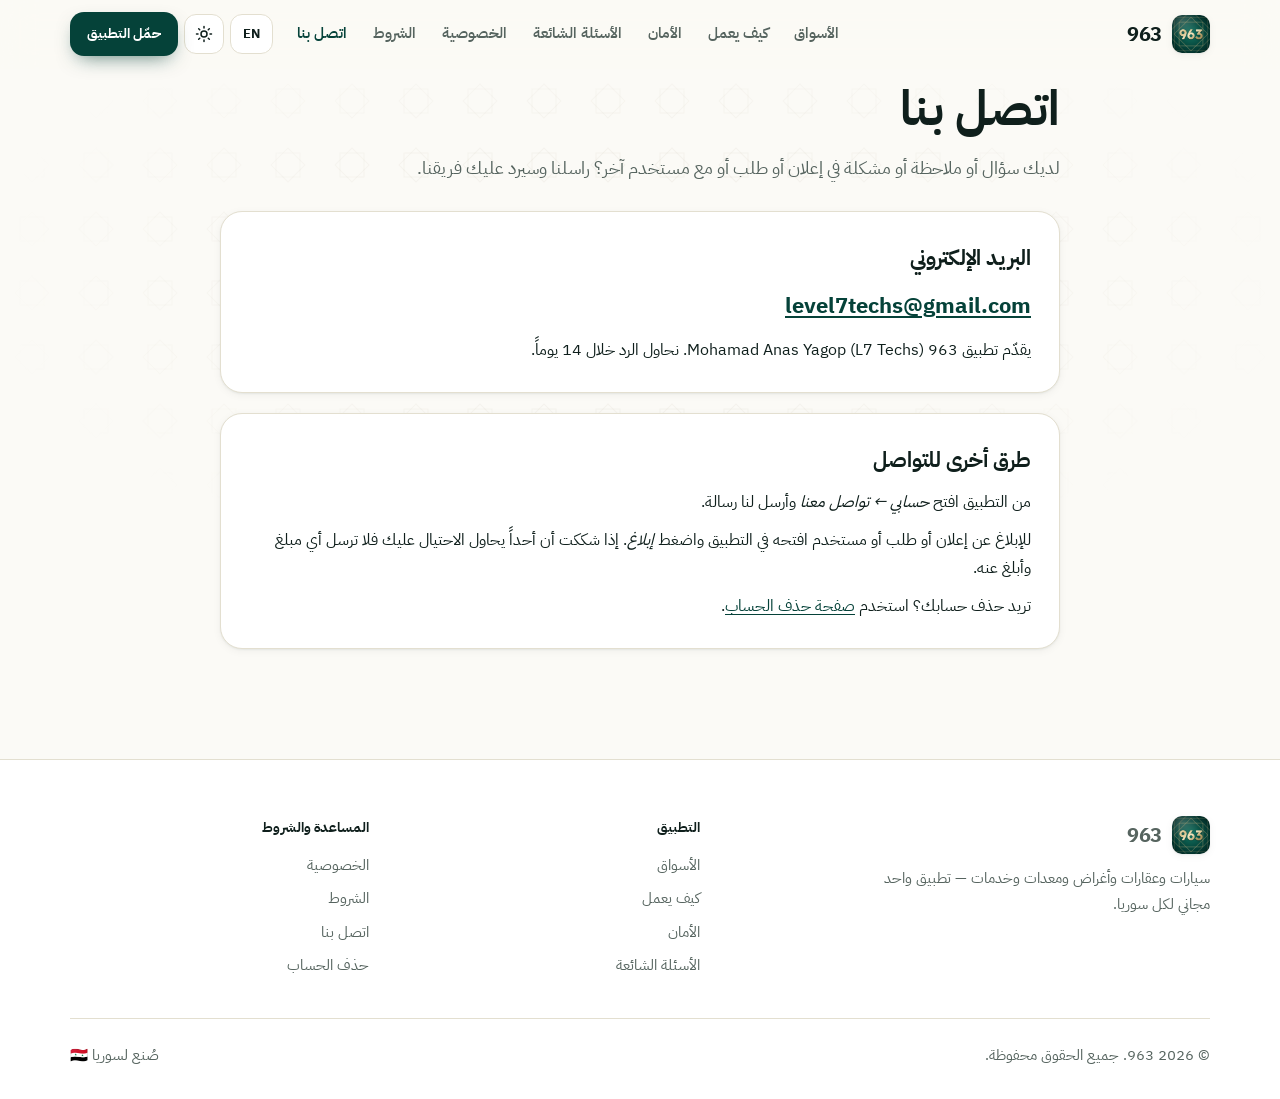
<file: ar/contact.html>
<!doctype html>
<html lang="ar" dir="rtl">
<head>
<meta charset="utf-8">
<meta name="viewport" content="width=device-width, initial-scale=1, viewport-fit=cover">
<title>اتصل بنا — 963</title>
<meta name="description" content="تطبيق ⁦963⁩ المجاني للسيارات والعقارات والأغراض والمعدات والخدمات في كل سوريا. بيع وشراء وإيجار وطلب خدمات، وكل إعلان يراجعه فريقنا.">
<meta name="theme-color" content="#fbfaf6">
<link rel="canonical" href="https://963-app.com/ar/contact.html">
<link rel="alternate" hreflang="en" href="https://963-app.com/contact.html">
<link rel="alternate" hreflang="ar" href="https://963-app.com/ar/contact.html">
<link rel="alternate" hreflang="x-default" href="https://963-app.com/contact.html">
<meta property="og:type" content="website">
<meta property="og:site_name" content="963">
<meta property="og:title" content="اتصل بنا — 963">
<meta property="og:description" content="تطبيق ⁦963⁩ المجاني للسيارات والعقارات والأغراض والمعدات والخدمات في كل سوريا. بيع وشراء وإيجار وطلب خدمات، وكل إعلان يراجعه فريقنا.">
<meta property="og:url" content="https://963-app.com/ar/contact.html">
<meta property="og:image" content="https://963-app.com/assets/og-image.png">
<meta property="og:locale" content="ar_SY">
<meta name="twitter:card" content="summary_large_image">
<link rel="icon" type="image/png" sizes="256x256" href="../assets/logo.png">
<link rel="icon" type="image/png" sizes="192x192" href="../assets/icon-192.png">
<link rel="apple-touch-icon" href="../assets/apple-touch-icon.png">
<link rel="preconnect" href="https://fonts.googleapis.com">
<link rel="preconnect" href="https://fonts.gstatic.com" crossorigin>
<link href="https://fonts.googleapis.com/css2?family=IBM+Plex+Sans+Arabic:wght@400;500;600;700&family=Inter:wght@400;500;600;700;800&display=swap" rel="stylesheet">
<link rel="stylesheet" href="../assets/site.css?v=0a602765">
<script>(function(){var d=document.documentElement;d.classList.add("no-js");var t=null;try{t=localStorage.getItem("963-theme")}catch(e){}if(!t)t=matchMedia("(prefers-color-scheme: dark)").matches?"dark":"light";d.setAttribute("data-theme",t)})();</script>
</head>
<body>
<a class="sr" href="#main">تخطَّ إلى المحتوى</a>
<header class="site-header">
  <div class="wrap">
    <a class="brand" href="./" aria-label="963 — الرئيسية"><img src="../assets/logo.png" alt="" width="38" height="38"><bdi>963</bdi></a>
    <nav class="nav" id="site-nav" aria-label="القائمة الرئيسية"><a href="./#marketplaces">الأسواق</a><a href="./#how">كيف يعمل</a><a href="./#safety">الأمان</a><a href="./#faq">الأسئلة الشائعة</a><a class="page-link" href="privacy.html">الخصوصية</a><a class="page-link" href="terms.html">الشروط</a><a class="page-link" href="contact.html" aria-current="page">اتصل بنا</a></nav>
    <div class="tools">
      <a class="icon-btn lang-btn" href="../contact.html" hreflang="en" lang="en" data-lang="en">EN</a>
      <button class="icon-btn theme-btn" type="button" aria-label="تبديل المظهر الفاتح أو الداكن" title="تبديل المظهر الفاتح أو الداكن"><svg class="sun" viewBox="0 0 24 24" fill="none" stroke="currentColor" stroke-width="2" stroke-linecap="round" stroke-linejoin="round" aria-hidden="true"><circle cx="12" cy="12" r="4"/><path d="M12 2v2M12 20v2M4.9 4.9l1.4 1.4M17.7 17.7l1.4 1.4M2 12h2M20 12h2M4.9 19.1l1.4-1.4M17.7 6.3l1.4-1.4"/></svg><svg class="moon" viewBox="0 0 24 24" fill="none" stroke="currentColor" stroke-width="2" stroke-linecap="round" stroke-linejoin="round" aria-hidden="true"><path d="M20 14.5A8 8 0 1 1 9.5 4a6.5 6.5 0 0 0 10.5 10.5z"/></svg></button>
      <a class="btn btn-primary header-cta" href="./#get">حمّل التطبيق</a>
      <button class="icon-btn menu-btn" type="button" aria-label="القائمة" aria-controls="site-nav" aria-expanded="false"><svg class="bars" viewBox="0 0 24 24" fill="none" stroke="currentColor" stroke-width="2" stroke-linecap="round" stroke-linejoin="round" aria-hidden="true"><path d="M4 7h16M4 12h16M4 17h16"/></svg><svg class="x" viewBox="0 0 24 24" fill="none" stroke="currentColor" stroke-width="2" stroke-linecap="round" stroke-linejoin="round" aria-hidden="true"><path d="M6 6l12 12M18 6 6 18"/></svg></button>
    </div>
  </div>
</header>
<div id="main"></div>
<main class="inner page-hero"><div class="pattern" aria-hidden="true"></div><div class="wrap narrow">
<h1 class="page-title">اتصل بنا</h1>
<p class="lead">لديك سؤال أو ملاحظة أو مشكلة في إعلان أو طلب أو مع مستخدم آخر؟ راسلنا وسيرد عليك فريقنا.</p>
<div class="card">
<h2>البريد الإلكتروني</h2>
<p><a class="email-link" href="mailto:level7techs@gmail.com" dir="ltr">level7techs@gmail.com</a></p>
<p>يقدّم تطبيق <bdi>963</bdi> <span dir="ltr">Mohamad Anas Yagop (L7 Techs)</span>. نحاول الرد خلال 14 يوماً.</p>
</div>
<div class="card">
<h2>طرق أخرى للتواصل</h2>
<p>من التطبيق افتح <em>حسابي ← تواصل معنا</em> وأرسل لنا رسالة.</p>
<p>للإبلاغ عن إعلان أو طلب أو مستخدم افتحه في التطبيق واضغط <em>إبلاغ</em>. إذا شككت أن أحداً يحاول الاحتيال عليك فلا ترسل أي مبلغ وأبلغ عنه.</p>
<p>تريد حذف حسابك؟ استخدم <a href="delete-account.html">صفحة حذف الحساب</a>.</p>
</div>
</div></main>
<footer class="site-footer">
  <div class="wrap">
    <div class="foot-grid">
      <div>
        <a class="brand" href="./"><img src="../assets/logo.png" alt="" width="38" height="38"><bdi>963</bdi></a>
        <p>سيارات وعقارات وأغراض ومعدات وخدمات — تطبيق واحد مجاني لكل سوريا.</p>
      </div>
      <div><h4>التطبيق</h4><nav><a href="./#marketplaces">الأسواق</a><a href="./#how">كيف يعمل</a><a href="./#safety">الأمان</a><a href="./#faq">الأسئلة الشائعة</a></nav></div>
      <div><h4>المساعدة والشروط</h4><nav><a href="privacy.html">الخصوصية</a><a href="terms.html">الشروط</a><a href="contact.html">اتصل بنا</a><a href="delete-account.html">حذف الحساب</a></nav></div>
    </div>
    <div class="foot-bottom"><span>© <span data-year>2026</span> <bdi>963</bdi>. جميع الحقوق محفوظة.</span><span>صُنع لسوريا 🇸🇾</span></div>
  </div>
</footer>
<script src="../assets/site.js?v=fbd23eac" defer></script>
</body>
</html>
</file>
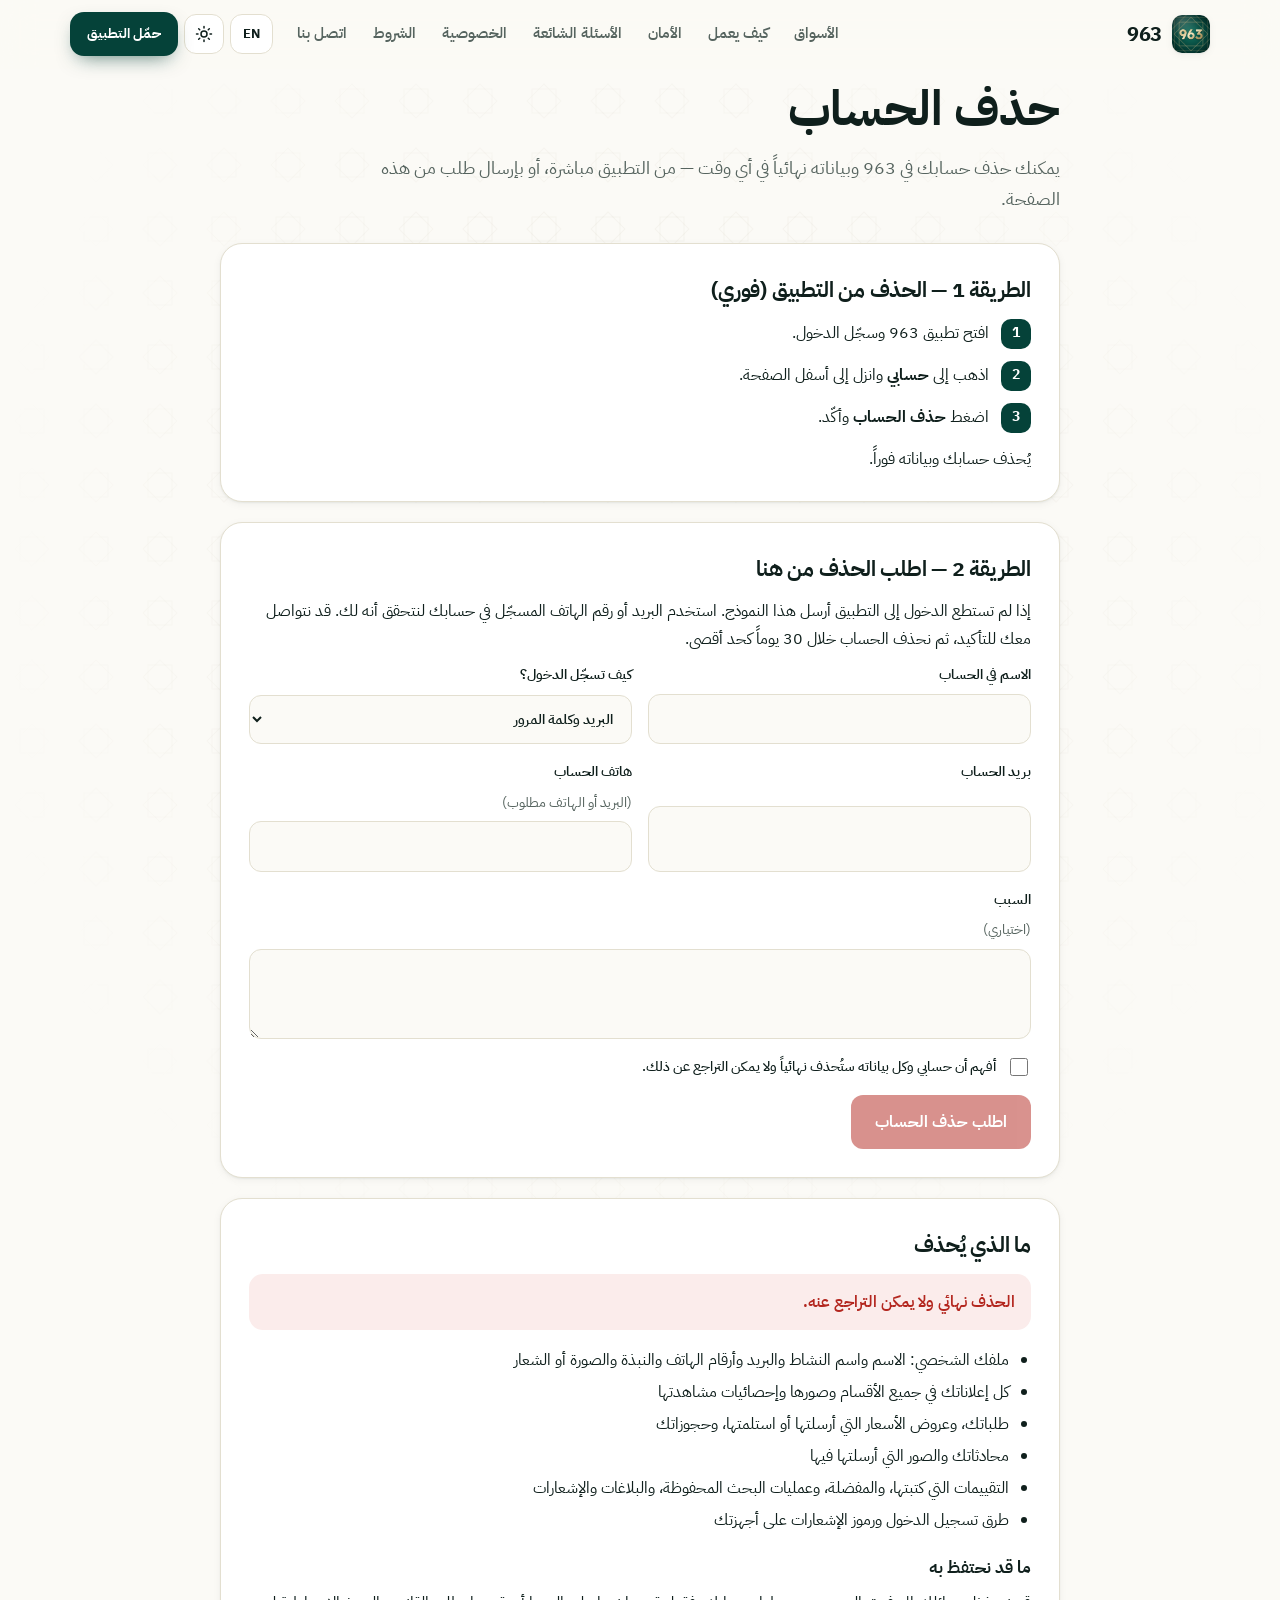
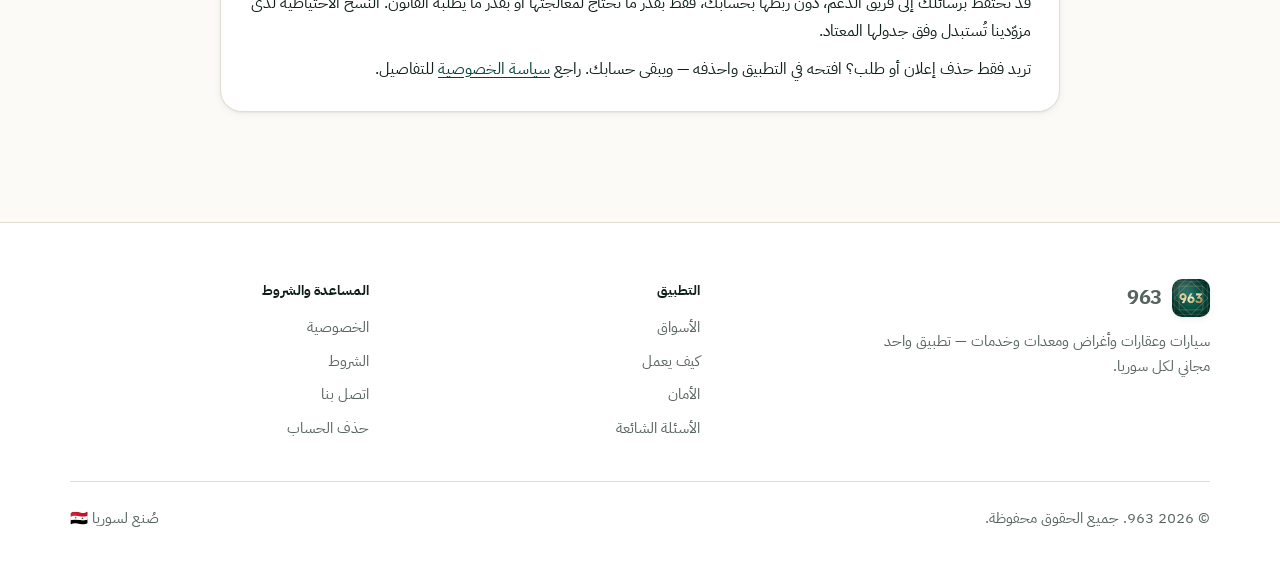
<file: ar/delete-account.html>
<!doctype html>
<html lang="ar" dir="rtl">
<head>
<meta charset="utf-8">
<meta name="viewport" content="width=device-width, initial-scale=1, viewport-fit=cover">
<title>حذف الحساب — 963</title>
<meta name="description" content="تطبيق ⁦963⁩ المجاني للسيارات والعقارات والأغراض والمعدات والخدمات في كل سوريا. بيع وشراء وإيجار وطلب خدمات، وكل إعلان يراجعه فريقنا.">
<meta name="theme-color" content="#fbfaf6">
<link rel="canonical" href="https://963-app.com/ar/delete-account.html">
<link rel="alternate" hreflang="en" href="https://963-app.com/delete-account.html">
<link rel="alternate" hreflang="ar" href="https://963-app.com/ar/delete-account.html">
<link rel="alternate" hreflang="x-default" href="https://963-app.com/delete-account.html">
<meta property="og:type" content="website">
<meta property="og:site_name" content="963">
<meta property="og:title" content="حذف الحساب — 963">
<meta property="og:description" content="تطبيق ⁦963⁩ المجاني للسيارات والعقارات والأغراض والمعدات والخدمات في كل سوريا. بيع وشراء وإيجار وطلب خدمات، وكل إعلان يراجعه فريقنا.">
<meta property="og:url" content="https://963-app.com/ar/delete-account.html">
<meta property="og:image" content="https://963-app.com/assets/og-image.png">
<meta property="og:locale" content="ar_SY">
<meta name="twitter:card" content="summary_large_image">
<link rel="icon" type="image/png" sizes="256x256" href="../assets/logo.png">
<link rel="icon" type="image/png" sizes="192x192" href="../assets/icon-192.png">
<link rel="apple-touch-icon" href="../assets/apple-touch-icon.png">
<link rel="preconnect" href="https://fonts.googleapis.com">
<link rel="preconnect" href="https://fonts.gstatic.com" crossorigin>
<link href="https://fonts.googleapis.com/css2?family=IBM+Plex+Sans+Arabic:wght@400;500;600;700&family=Inter:wght@400;500;600;700;800&display=swap" rel="stylesheet">
<link rel="stylesheet" href="../assets/site.css?v=0a602765">
<script>(function(){var d=document.documentElement;d.classList.add("no-js");var t=null;try{t=localStorage.getItem("963-theme")}catch(e){}if(!t)t=matchMedia("(prefers-color-scheme: dark)").matches?"dark":"light";d.setAttribute("data-theme",t)})();</script>
</head>
<body>
<a class="sr" href="#main">تخطَّ إلى المحتوى</a>
<header class="site-header">
  <div class="wrap">
    <a class="brand" href="./" aria-label="963 — الرئيسية"><img src="../assets/logo.png" alt="" width="38" height="38"><bdi>963</bdi></a>
    <nav class="nav" id="site-nav" aria-label="القائمة الرئيسية"><a href="./#marketplaces">الأسواق</a><a href="./#how">كيف يعمل</a><a href="./#safety">الأمان</a><a href="./#faq">الأسئلة الشائعة</a><a class="page-link" href="privacy.html">الخصوصية</a><a class="page-link" href="terms.html">الشروط</a><a class="page-link" href="contact.html">اتصل بنا</a></nav>
    <div class="tools">
      <a class="icon-btn lang-btn" href="../delete-account.html" hreflang="en" lang="en" data-lang="en">EN</a>
      <button class="icon-btn theme-btn" type="button" aria-label="تبديل المظهر الفاتح أو الداكن" title="تبديل المظهر الفاتح أو الداكن"><svg class="sun" viewBox="0 0 24 24" fill="none" stroke="currentColor" stroke-width="2" stroke-linecap="round" stroke-linejoin="round" aria-hidden="true"><circle cx="12" cy="12" r="4"/><path d="M12 2v2M12 20v2M4.9 4.9l1.4 1.4M17.7 17.7l1.4 1.4M2 12h2M20 12h2M4.9 19.1l1.4-1.4M17.7 6.3l1.4-1.4"/></svg><svg class="moon" viewBox="0 0 24 24" fill="none" stroke="currentColor" stroke-width="2" stroke-linecap="round" stroke-linejoin="round" aria-hidden="true"><path d="M20 14.5A8 8 0 1 1 9.5 4a6.5 6.5 0 0 0 10.5 10.5z"/></svg></button>
      <a class="btn btn-primary header-cta" href="./#get">حمّل التطبيق</a>
      <button class="icon-btn menu-btn" type="button" aria-label="القائمة" aria-controls="site-nav" aria-expanded="false"><svg class="bars" viewBox="0 0 24 24" fill="none" stroke="currentColor" stroke-width="2" stroke-linecap="round" stroke-linejoin="round" aria-hidden="true"><path d="M4 7h16M4 12h16M4 17h16"/></svg><svg class="x" viewBox="0 0 24 24" fill="none" stroke="currentColor" stroke-width="2" stroke-linecap="round" stroke-linejoin="round" aria-hidden="true"><path d="M6 6l12 12M18 6 6 18"/></svg></button>
    </div>
  </div>
</header>
<div id="main"></div>
<main class="inner page-hero"><div class="pattern" aria-hidden="true"></div><div class="wrap narrow">
<h1 class="page-title">حذف الحساب</h1>
<p class="lead">يمكنك حذف حسابك في <bdi>963</bdi> وبياناته نهائياً في أي وقت — من التطبيق مباشرة، أو بإرسال طلب من هذه الصفحة.</p>

<div class="card">
<h2>الطريقة 1 — الحذف من التطبيق (فوري)</h2>
<ol class="steps"><li>افتح تطبيق <bdi>963</bdi> وسجّل الدخول.</li><li>اذهب إلى <strong>حسابي</strong> وانزل إلى أسفل الصفحة.</li><li>اضغط <strong>حذف الحساب</strong> وأكّد.</li></ol>
<p>يُحذف حسابك وبياناته فوراً.</p>
</div>

<div class="card">
<h2>الطريقة 2 — اطلب الحذف من هنا</h2>
<p>إذا لم تستطع الدخول إلى التطبيق أرسل هذا النموذج. استخدم البريد أو رقم الهاتف المسجّل في حسابك لنتحقق أنه لك. قد نتواصل معك للتأكيد، ثم نحذف الحساب خلال 30 يوماً كحد أقصى.</p>
<form id="delete-form" novalidate>
<div class="row">
<label>الاسم في الحساب<input name="name" required minlength="2" maxlength="80" autocomplete="name"></label>
<label>كيف تسجّل الدخول؟<select name="method"><option value="email">البريد وكلمة المرور</option><option value="google">Google</option><option value="apple">Apple</option></select></label>
</div>
<div class="row">
<label>بريد الحساب<input name="email" type="email" maxlength="120" autocomplete="email" dir="ltr"></label>
<label>هاتف الحساب <span class="hint">(البريد أو الهاتف مطلوب)</span><input name="phone" type="tel" maxlength="30" autocomplete="tel" dir="ltr"></label>
</div>
<label>السبب <span class="hint">(اختياري)</span><textarea name="reason" maxlength="1000" style="min-height:90px"></textarea></label>
<label class="hp" aria-hidden="true">Website<input name="website" tabindex="-1" autocomplete="off"></label>
<label class="check"><input type="checkbox" name="confirm" required>أفهم أن حسابي وكل بياناته ستُحذف نهائياً ولا يمكن التراجع عن ذلك.</label>
<button type="submit" class="danger" disabled>اطلب حذف الحساب</button>
<div class="status" aria-live="polite"></div>
</form>
</div>

<div class="card">
<h2>ما الذي يُحذف</h2>
<div class="warning">الحذف نهائي ولا يمكن التراجع عنه.</div>
<ul><li>ملفك الشخصي: الاسم واسم النشاط والبريد وأرقام الهاتف والنبذة والصورة أو الشعار</li><li>كل إعلاناتك في جميع الأقسام وصورها وإحصائيات مشاهدتها</li><li>طلباتك، وعروض الأسعار التي أرسلتها أو استلمتها، وحجوزاتك</li><li>محادثاتك والصور التي أرسلتها فيها</li><li>التقييمات التي كتبتها، والمفضلة، وعمليات البحث المحفوظة، والبلاغات والإشعارات</li><li>طرق تسجيل الدخول ورموز الإشعارات على أجهزتك</li></ul>
<h3>ما قد نحتفظ به</h3>
<p>قد نحتفظ برسائلك إلى فريق الدعم، دون ربطها بحسابك، فقط بقدر ما نحتاج لمعالجتها أو بقدر ما يطلبه القانون. النسخ الاحتياطية لدى مزوّدينا تُستبدل وفق جدولها المعتاد.</p>
<p>تريد فقط حذف إعلان أو طلب؟ افتحه في التطبيق واحذفه — ويبقى حسابك. راجع <a href="privacy.html">سياسة الخصوصية</a> للتفاصيل.</p>
</div>
</div></main>
<footer class="site-footer">
  <div class="wrap">
    <div class="foot-grid">
      <div>
        <a class="brand" href="./"><img src="../assets/logo.png" alt="" width="38" height="38"><bdi>963</bdi></a>
        <p>سيارات وعقارات وأغراض ومعدات وخدمات — تطبيق واحد مجاني لكل سوريا.</p>
      </div>
      <div><h4>التطبيق</h4><nav><a href="./#marketplaces">الأسواق</a><a href="./#how">كيف يعمل</a><a href="./#safety">الأمان</a><a href="./#faq">الأسئلة الشائعة</a></nav></div>
      <div><h4>المساعدة والشروط</h4><nav><a href="privacy.html">الخصوصية</a><a href="terms.html">الشروط</a><a href="contact.html">اتصل بنا</a><a href="delete-account.html">حذف الحساب</a></nav></div>
    </div>
    <div class="foot-bottom"><span>© <span data-year>2026</span> <bdi>963</bdi>. جميع الحقوق محفوظة.</span><span>صُنع لسوريا 🇸🇾</span></div>
  </div>
</footer>
<script src="../assets/site.js?v=fbd23eac" defer></script>
<script src="../assets/forms.js" defer></script>
<script>
(function(){var f=document.getElementById('delete-form');var c=f.elements.confirm;var b=f.querySelector('button');c.addEventListener('change',function(){b.disabled=!c.checked;});f.addEventListener('reset',function(){setTimeout(function(){b.disabled=true;});});})();
</script>
</body>
</html>
</file>
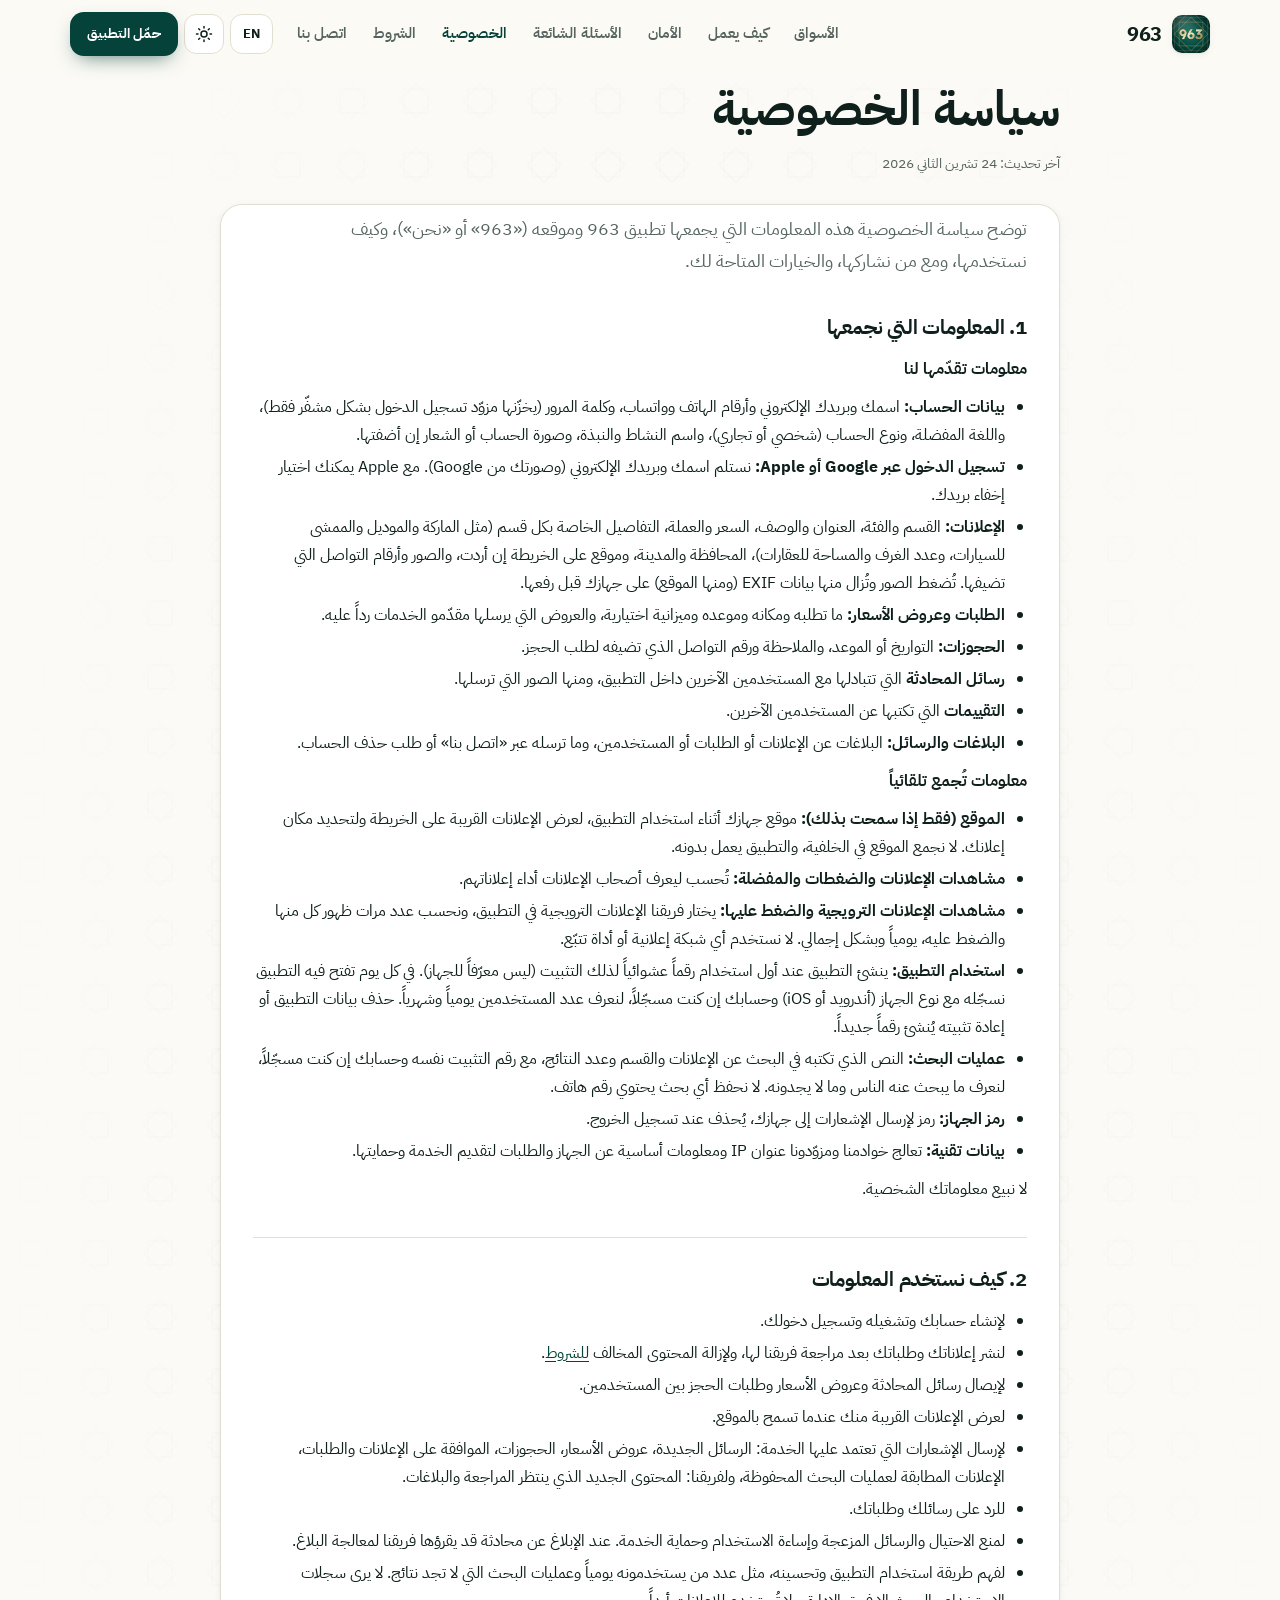
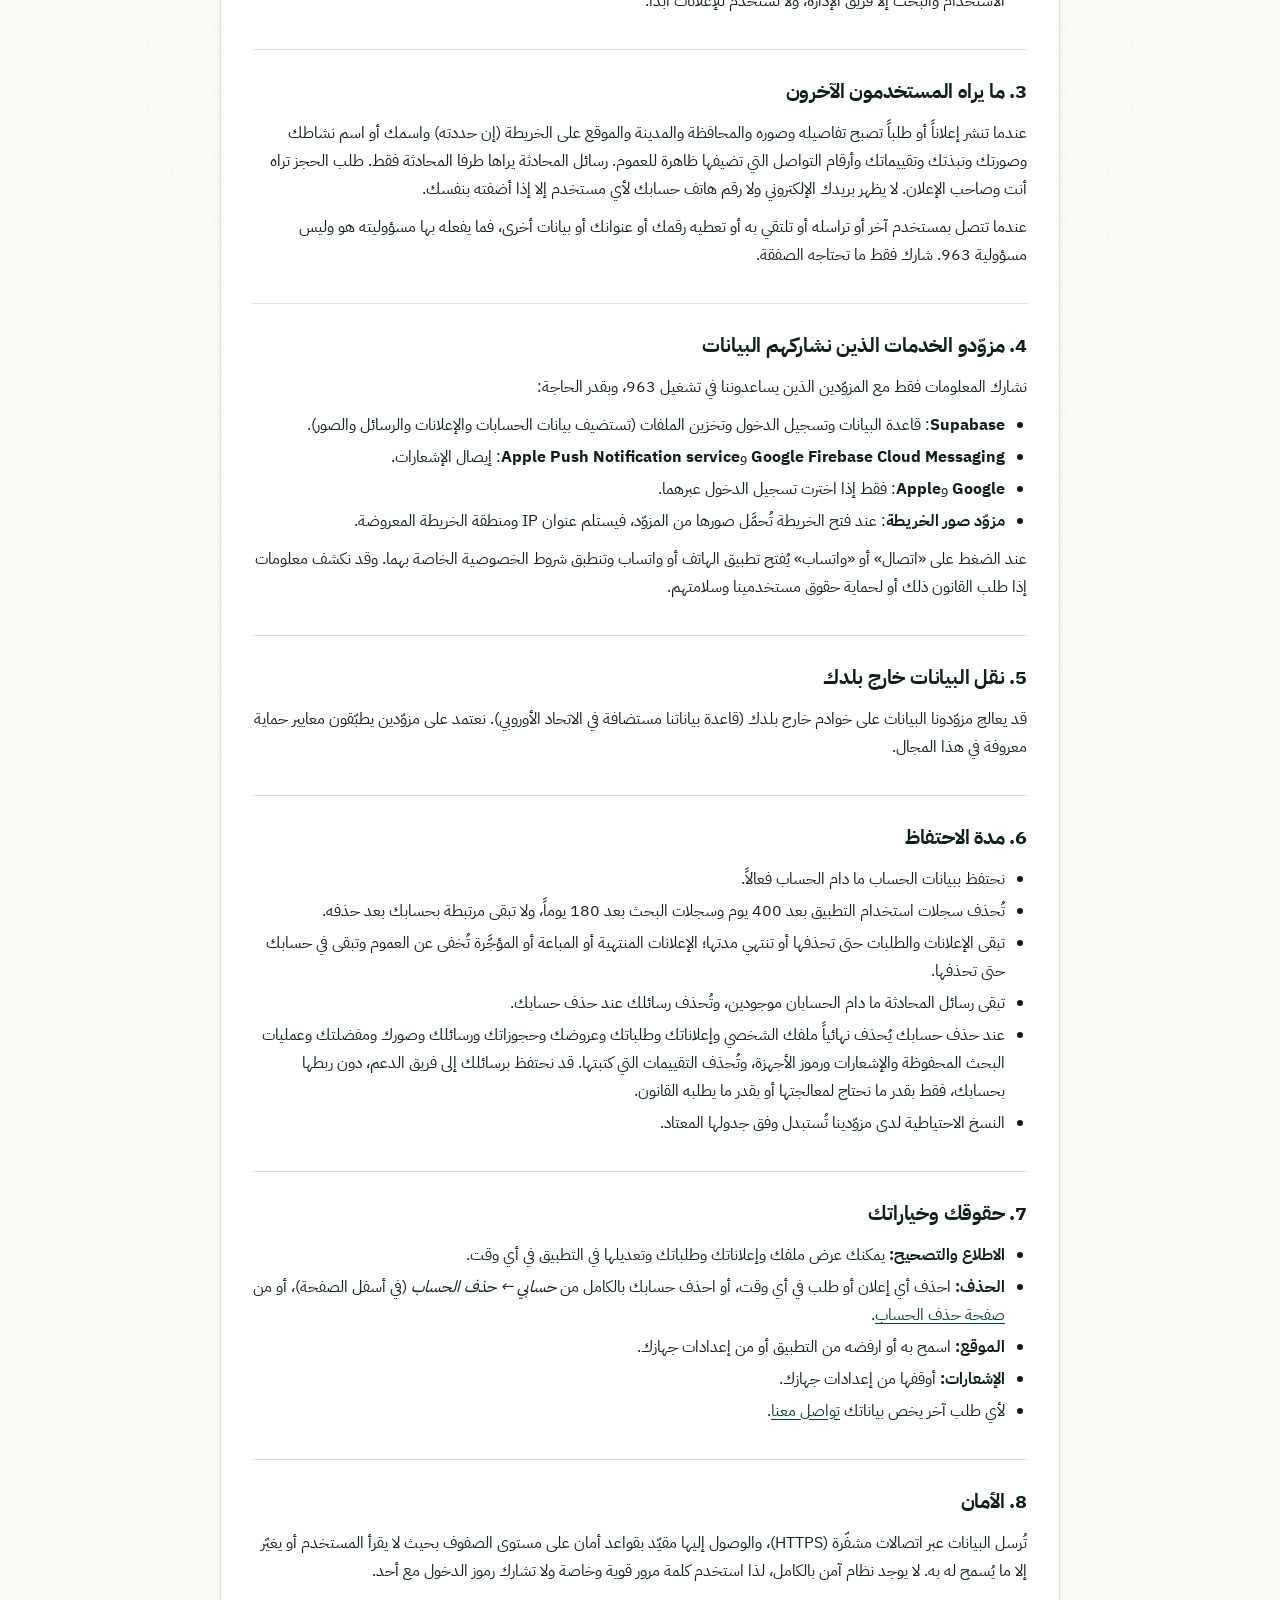
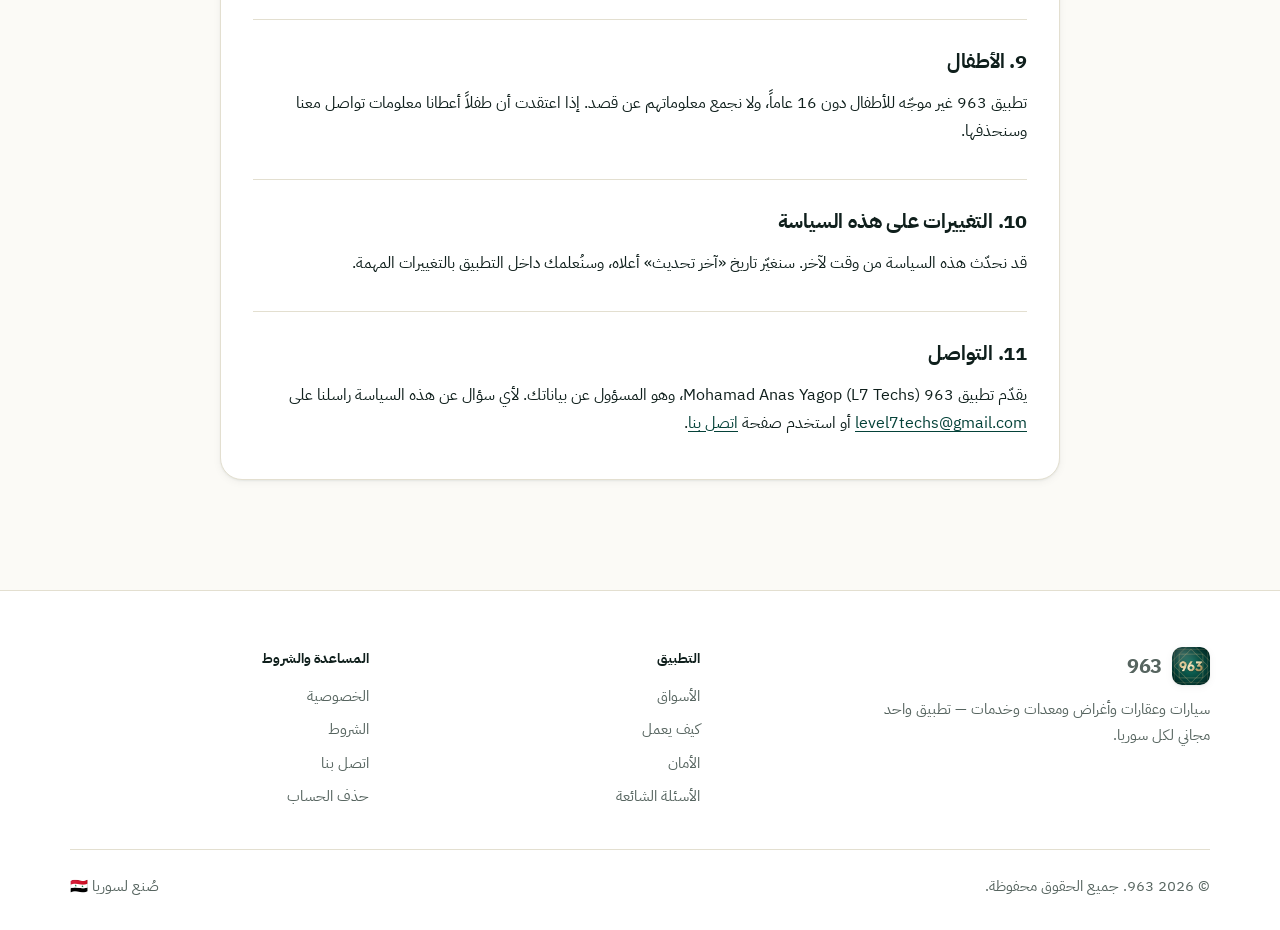
<file: ar/privacy.html>
<!doctype html>
<html lang="ar" dir="rtl">
<head>
<meta charset="utf-8">
<meta name="viewport" content="width=device-width, initial-scale=1, viewport-fit=cover">
<title>سياسة الخصوصية — 963</title>
<meta name="description" content="تطبيق ⁦963⁩ المجاني للسيارات والعقارات والأغراض والمعدات والخدمات في كل سوريا. بيع وشراء وإيجار وطلب خدمات، وكل إعلان يراجعه فريقنا.">
<meta name="theme-color" content="#fbfaf6">
<link rel="canonical" href="https://963-app.com/ar/privacy.html">
<link rel="alternate" hreflang="en" href="https://963-app.com/privacy.html">
<link rel="alternate" hreflang="ar" href="https://963-app.com/ar/privacy.html">
<link rel="alternate" hreflang="x-default" href="https://963-app.com/privacy.html">
<meta property="og:type" content="website">
<meta property="og:site_name" content="963">
<meta property="og:title" content="سياسة الخصوصية — 963">
<meta property="og:description" content="تطبيق ⁦963⁩ المجاني للسيارات والعقارات والأغراض والمعدات والخدمات في كل سوريا. بيع وشراء وإيجار وطلب خدمات، وكل إعلان يراجعه فريقنا.">
<meta property="og:url" content="https://963-app.com/ar/privacy.html">
<meta property="og:image" content="https://963-app.com/assets/og-image.png">
<meta property="og:locale" content="ar_SY">
<meta name="twitter:card" content="summary_large_image">
<link rel="icon" type="image/png" sizes="256x256" href="../assets/logo.png">
<link rel="icon" type="image/png" sizes="192x192" href="../assets/icon-192.png">
<link rel="apple-touch-icon" href="../assets/apple-touch-icon.png">
<link rel="preconnect" href="https://fonts.googleapis.com">
<link rel="preconnect" href="https://fonts.gstatic.com" crossorigin>
<link href="https://fonts.googleapis.com/css2?family=IBM+Plex+Sans+Arabic:wght@400;500;600;700&family=Inter:wght@400;500;600;700;800&display=swap" rel="stylesheet">
<link rel="stylesheet" href="../assets/site.css?v=0a602765">
<script>(function(){var d=document.documentElement;d.classList.add("no-js");var t=null;try{t=localStorage.getItem("963-theme")}catch(e){}if(!t)t=matchMedia("(prefers-color-scheme: dark)").matches?"dark":"light";d.setAttribute("data-theme",t)})();</script>
</head>
<body>
<a class="sr" href="#main">تخطَّ إلى المحتوى</a>
<header class="site-header">
  <div class="wrap">
    <a class="brand" href="./" aria-label="963 — الرئيسية"><img src="../assets/logo.png" alt="" width="38" height="38"><bdi>963</bdi></a>
    <nav class="nav" id="site-nav" aria-label="القائمة الرئيسية"><a href="./#marketplaces">الأسواق</a><a href="./#how">كيف يعمل</a><a href="./#safety">الأمان</a><a href="./#faq">الأسئلة الشائعة</a><a class="page-link" href="privacy.html" aria-current="page">الخصوصية</a><a class="page-link" href="terms.html">الشروط</a><a class="page-link" href="contact.html">اتصل بنا</a></nav>
    <div class="tools">
      <a class="icon-btn lang-btn" href="../privacy.html" hreflang="en" lang="en" data-lang="en">EN</a>
      <button class="icon-btn theme-btn" type="button" aria-label="تبديل المظهر الفاتح أو الداكن" title="تبديل المظهر الفاتح أو الداكن"><svg class="sun" viewBox="0 0 24 24" fill="none" stroke="currentColor" stroke-width="2" stroke-linecap="round" stroke-linejoin="round" aria-hidden="true"><circle cx="12" cy="12" r="4"/><path d="M12 2v2M12 20v2M4.9 4.9l1.4 1.4M17.7 17.7l1.4 1.4M2 12h2M20 12h2M4.9 19.1l1.4-1.4M17.7 6.3l1.4-1.4"/></svg><svg class="moon" viewBox="0 0 24 24" fill="none" stroke="currentColor" stroke-width="2" stroke-linecap="round" stroke-linejoin="round" aria-hidden="true"><path d="M20 14.5A8 8 0 1 1 9.5 4a6.5 6.5 0 0 0 10.5 10.5z"/></svg></button>
      <a class="btn btn-primary header-cta" href="./#get">حمّل التطبيق</a>
      <button class="icon-btn menu-btn" type="button" aria-label="القائمة" aria-controls="site-nav" aria-expanded="false"><svg class="bars" viewBox="0 0 24 24" fill="none" stroke="currentColor" stroke-width="2" stroke-linecap="round" stroke-linejoin="round" aria-hidden="true"><path d="M4 7h16M4 12h16M4 17h16"/></svg><svg class="x" viewBox="0 0 24 24" fill="none" stroke="currentColor" stroke-width="2" stroke-linecap="round" stroke-linejoin="round" aria-hidden="true"><path d="M6 6l12 12M18 6 6 18"/></svg></button>
    </div>
  </div>
</header>
<div id="main"></div>
<main class="inner page-hero"><div class="pattern" aria-hidden="true"></div><div class="wrap narrow">
<h1 class="page-title">سياسة الخصوصية</h1>
<p class="updated">آخر تحديث: 24 تشرين الثاني 2026</p>
<div class="card legal">
<p class="lead">توضح سياسة الخصوصية هذه المعلومات التي يجمعها تطبيق <bdi>963</bdi> وموقعه («<bdi>963</bdi>» أو «نحن»)، وكيف نستخدمها، ومع من نشاركها، والخيارات المتاحة لك.</p>
<section><h2>1. المعلومات التي نجمعها</h2><p><strong>معلومات تقدّمها لنا</strong></p><ul><li><strong>بيانات الحساب:</strong> اسمك وبريدك الإلكتروني وأرقام الهاتف وواتساب، وكلمة المرور (يخزّنها مزوّد تسجيل الدخول بشكل مشفّر فقط)، واللغة المفضلة، ونوع الحساب (شخصي أو تجاري)، واسم النشاط والنبذة، وصورة الحساب أو الشعار إن أضفتها.</li><li><strong>تسجيل الدخول عبر Google أو Apple:</strong> نستلم اسمك وبريدك الإلكتروني (وصورتك من Google). مع Apple يمكنك اختيار إخفاء بريدك.</li><li><strong>الإعلانات:</strong> القسم والفئة، العنوان والوصف، السعر والعملة، التفاصيل الخاصة بكل قسم (مثل الماركة والموديل والممشى للسيارات، وعدد الغرف والمساحة للعقارات)، المحافظة والمدينة، وموقع على الخريطة إن أردت، والصور وأرقام التواصل التي تضيفها. تُضغط الصور وتُزال منها بيانات EXIF (ومنها الموقع) على جهازك قبل رفعها.</li><li><strong>الطلبات وعروض الأسعار:</strong> ما تطلبه ومكانه وموعده وميزانية اختيارية، والعروض التي يرسلها مقدّمو الخدمات رداً عليه.</li><li><strong>الحجوزات:</strong> التواريخ أو الموعد، والملاحظة ورقم التواصل الذي تضيفه لطلب الحجز.</li><li><strong>رسائل المحادثة</strong> التي تتبادلها مع المستخدمين الآخرين داخل التطبيق، ومنها الصور التي ترسلها.</li><li><strong>التقييمات</strong> التي تكتبها عن المستخدمين الآخرين.</li><li><strong>البلاغات والرسائل:</strong> البلاغات عن الإعلانات أو الطلبات أو المستخدمين، وما ترسله عبر «اتصل بنا» أو طلب حذف الحساب.</li></ul><p><strong>معلومات تُجمع تلقائياً</strong></p><ul><li><strong>الموقع (فقط إذا سمحت بذلك):</strong> موقع جهازك أثناء استخدام التطبيق، لعرض الإعلانات القريبة على الخريطة ولتحديد مكان إعلانك. لا نجمع الموقع في الخلفية، والتطبيق يعمل بدونه.</li><li><strong>مشاهدات الإعلانات والضغطات والمفضلة:</strong> تُحسب ليعرف أصحاب الإعلانات أداء إعلاناتهم.</li><li><strong>مشاهدات الإعلانات الترويجية والضغط عليها:</strong> يختار فريقنا الإعلانات الترويجية في التطبيق، ونحسب عدد مرات ظهور كل منها والضغط عليه، يومياً وبشكل إجمالي. لا نستخدم أي شبكة إعلانية أو أداة تتبّع.</li><li><strong>استخدام التطبيق:</strong> ينشئ التطبيق عند أول استخدام رقماً عشوائياً لذلك التثبيت (ليس معرّفاً للجهاز). في كل يوم تفتح فيه التطبيق نسجّله مع نوع الجهاز (أندرويد أو iOS) وحسابك إن كنت مسجّلاً، لنعرف عدد المستخدمين يومياً وشهرياً. حذف بيانات التطبيق أو إعادة تثبيته يُنشئ رقماً جديداً.</li><li><strong>عمليات البحث:</strong> النص الذي تكتبه في البحث عن الإعلانات والقسم وعدد النتائج، مع رقم التثبيت نفسه وحسابك إن كنت مسجّلاً، لنعرف ما يبحث عنه الناس وما لا يجدونه. لا نحفظ أي بحث يحتوي رقم هاتف.</li><li><strong>رمز الجهاز:</strong> رمز لإرسال الإشعارات إلى جهازك، يُحذف عند تسجيل الخروج.</li><li><strong>بيانات تقنية:</strong> تعالج خوادمنا ومزوّدونا عنوان IP ومعلومات أساسية عن الجهاز والطلبات لتقديم الخدمة وحمايتها.</li></ul><p>لا نبيع معلوماتك الشخصية.</p></section>
<section><h2>2. كيف نستخدم المعلومات</h2><ul><li>لإنشاء حسابك وتشغيله وتسجيل دخولك.</li><li>لنشر إعلاناتك وطلباتك بعد مراجعة فريقنا لها، ولإزالة المحتوى المخالف <a href="terms.html">للشروط</a>.</li><li>لإيصال رسائل المحادثة وعروض الأسعار وطلبات الحجز بين المستخدمين.</li><li>لعرض الإعلانات القريبة منك عندما تسمح بالموقع.</li><li>لإرسال الإشعارات التي تعتمد عليها الخدمة: الرسائل الجديدة، عروض الأسعار، الحجوزات، الموافقة على الإعلانات والطلبات، الإعلانات المطابقة لعمليات البحث المحفوظة، ولفريقنا: المحتوى الجديد الذي ينتظر المراجعة والبلاغات.</li><li>للرد على رسائلك وطلباتك.</li><li>لمنع الاحتيال والرسائل المزعجة وإساءة الاستخدام وحماية الخدمة. عند الإبلاغ عن محادثة قد يقرؤها فريقنا لمعالجة البلاغ.</li><li>لفهم طريقة استخدام التطبيق وتحسينه، مثل عدد من يستخدمونه يومياً وعمليات البحث التي لا تجد نتائج. لا يرى سجلات الاستخدام والبحث إلا فريق الإدارة، ولا تُستخدم للإعلانات أبداً.</li></ul></section>
<section><h2>3. ما يراه المستخدمون الآخرون</h2><p>عندما تنشر إعلاناً أو طلباً تصبح تفاصيله وصوره والمحافظة والمدينة والموقع على الخريطة (إن حددته) واسمك أو اسم نشاطك وصورتك ونبذتك وتقييماتك وأرقام التواصل التي تضيفها ظاهرة للعموم. رسائل المحادثة يراها طرفا المحادثة فقط. طلب الحجز تراه أنت وصاحب الإعلان. لا يظهر بريدك الإلكتروني ولا رقم هاتف حسابك لأي مستخدم إلا إذا أضفته بنفسك.</p><p>عندما تتصل بمستخدم آخر أو تراسله أو تلتقي به أو تعطيه رقمك أو عنوانك أو بيانات أخرى، فما يفعله بها مسؤوليته هو وليس مسؤولية <bdi>963</bdi>. شارك فقط ما تحتاجه الصفقة.</p></section>
<section><h2>4. مزوّدو الخدمات الذين نشاركهم البيانات</h2><p>نشارك المعلومات فقط مع المزوّدين الذين يساعدوننا في تشغيل <bdi>963</bdi>، وبقدر الحاجة:</p><ul><li><strong>Supabase</strong>: قاعدة البيانات وتسجيل الدخول وتخزين الملفات (تستضيف بيانات الحسابات والإعلانات والرسائل والصور).</li><li><strong>Google Firebase Cloud Messaging</strong> و<strong>Apple Push Notification service</strong>: إيصال الإشعارات.</li><li><strong>Google</strong> و<strong>Apple</strong>: فقط إذا اخترت تسجيل الدخول عبرهما.</li><li><strong>مزوّد صور الخريطة</strong>: عند فتح الخريطة تُحمَّل صورها من المزوّد، فيستلم عنوان IP ومنطقة الخريطة المعروضة.</li></ul><p>عند الضغط على «اتصال» أو «واتساب» يُفتح تطبيق الهاتف أو واتساب وتنطبق شروط الخصوصية الخاصة بهما. وقد نكشف معلومات إذا طلب القانون ذلك أو لحماية حقوق مستخدمينا وسلامتهم.</p></section>
<section><h2>5. نقل البيانات خارج بلدك</h2><p>قد يعالج مزوّدونا البيانات على خوادم خارج بلدك (قاعدة بياناتنا مستضافة في الاتحاد الأوروبي). نعتمد على مزوّدين يطبّقون معايير حماية معروفة في هذا المجال.</p></section>
<section><h2>6. مدة الاحتفاظ</h2><ul><li>نحتفظ ببيانات الحساب ما دام الحساب فعالاً.</li><li>تُحذف سجلات استخدام التطبيق بعد 400 يوم وسجلات البحث بعد 180 يوماً، ولا تبقى مرتبطة بحسابك بعد حذفه.</li><li>تبقى الإعلانات والطلبات حتى تحذفها أو تنتهي مدتها؛ الإعلانات المنتهية أو المباعة أو المؤجَّرة تُخفى عن العموم وتبقى في حسابك حتى تحذفها.</li><li>تبقى رسائل المحادثة ما دام الحسابان موجودين، وتُحذف رسائلك عند حذف حسابك.</li><li>عند حذف حسابك يُحذف نهائياً ملفك الشخصي وإعلاناتك وطلباتك وعروضك وحجوزاتك ورسائلك وصورك ومفضلتك وعمليات البحث المحفوظة والإشعارات ورموز الأجهزة، وتُحذف التقييمات التي كتبتها. قد نحتفظ برسائلك إلى فريق الدعم، دون ربطها بحسابك، فقط بقدر ما نحتاج لمعالجتها أو بقدر ما يطلبه القانون.</li><li>النسخ الاحتياطية لدى مزوّدينا تُستبدل وفق جدولها المعتاد.</li></ul></section>
<section><h2>7. حقوقك وخياراتك</h2><ul><li><strong>الاطلاع والتصحيح:</strong> يمكنك عرض ملفك وإعلاناتك وطلباتك وتعديلها في التطبيق في أي وقت.</li><li><strong>الحذف:</strong> احذف أي إعلان أو طلب في أي وقت، أو احذف حسابك بالكامل من <em>حسابي ← حذف الحساب</em> (في أسفل الصفحة)، أو من <a href="delete-account.html">صفحة حذف الحساب</a>.</li><li><strong>الموقع:</strong> اسمح به أو ارفضه من التطبيق أو من إعدادات جهازك.</li><li><strong>الإشعارات:</strong> أوقفها من إعدادات جهازك.</li><li>لأي طلب آخر يخص بياناتك <a href="contact.html">تواصل معنا</a>.</li></ul></section>
<section><h2>8. الأمان</h2><p>تُرسل البيانات عبر اتصالات مشفّرة (HTTPS)، والوصول إليها مقيّد بقواعد أمان على مستوى الصفوف بحيث لا يقرأ المستخدم أو يغيّر إلا ما يُسمح له به. لا يوجد نظام آمن بالكامل، لذا استخدم كلمة مرور قوية وخاصة ولا تشارك رموز الدخول مع أحد.</p></section>
<section><h2>9. الأطفال</h2><p>تطبيق <bdi>963</bdi> غير موجّه للأطفال دون 16 عاماً، ولا نجمع معلوماتهم عن قصد. إذا اعتقدت أن طفلاً أعطانا معلومات تواصل معنا وسنحذفها.</p></section>
<section><h2>10. التغييرات على هذه السياسة</h2><p>قد نحدّث هذه السياسة من وقت لآخر. سنغيّر تاريخ «آخر تحديث» أعلاه، وسنُعلمك داخل التطبيق بالتغييرات المهمة.</p></section>
<section><h2>11. التواصل</h2><p>يقدّم تطبيق <bdi>963</bdi> <span dir="ltr">Mohamad Anas Yagop (L7 Techs)</span>، وهو المسؤول عن بياناتك. لأي سؤال عن هذه السياسة راسلنا على <a href="mailto:level7techs@gmail.com" dir="ltr">level7techs@gmail.com</a> أو استخدم صفحة <a href="contact.html">اتصل بنا</a>.</p></section>
</div>
</div></main>
<footer class="site-footer">
  <div class="wrap">
    <div class="foot-grid">
      <div>
        <a class="brand" href="./"><img src="../assets/logo.png" alt="" width="38" height="38"><bdi>963</bdi></a>
        <p>سيارات وعقارات وأغراض ومعدات وخدمات — تطبيق واحد مجاني لكل سوريا.</p>
      </div>
      <div><h4>التطبيق</h4><nav><a href="./#marketplaces">الأسواق</a><a href="./#how">كيف يعمل</a><a href="./#safety">الأمان</a><a href="./#faq">الأسئلة الشائعة</a></nav></div>
      <div><h4>المساعدة والشروط</h4><nav><a href="privacy.html">الخصوصية</a><a href="terms.html">الشروط</a><a href="contact.html">اتصل بنا</a><a href="delete-account.html">حذف الحساب</a></nav></div>
    </div>
    <div class="foot-bottom"><span>© <span data-year>2026</span> <bdi>963</bdi>. جميع الحقوق محفوظة.</span><span>صُنع لسوريا 🇸🇾</span></div>
  </div>
</footer>
<script src="../assets/site.js?v=fbd23eac" defer></script>
</body>
</html>
</file>
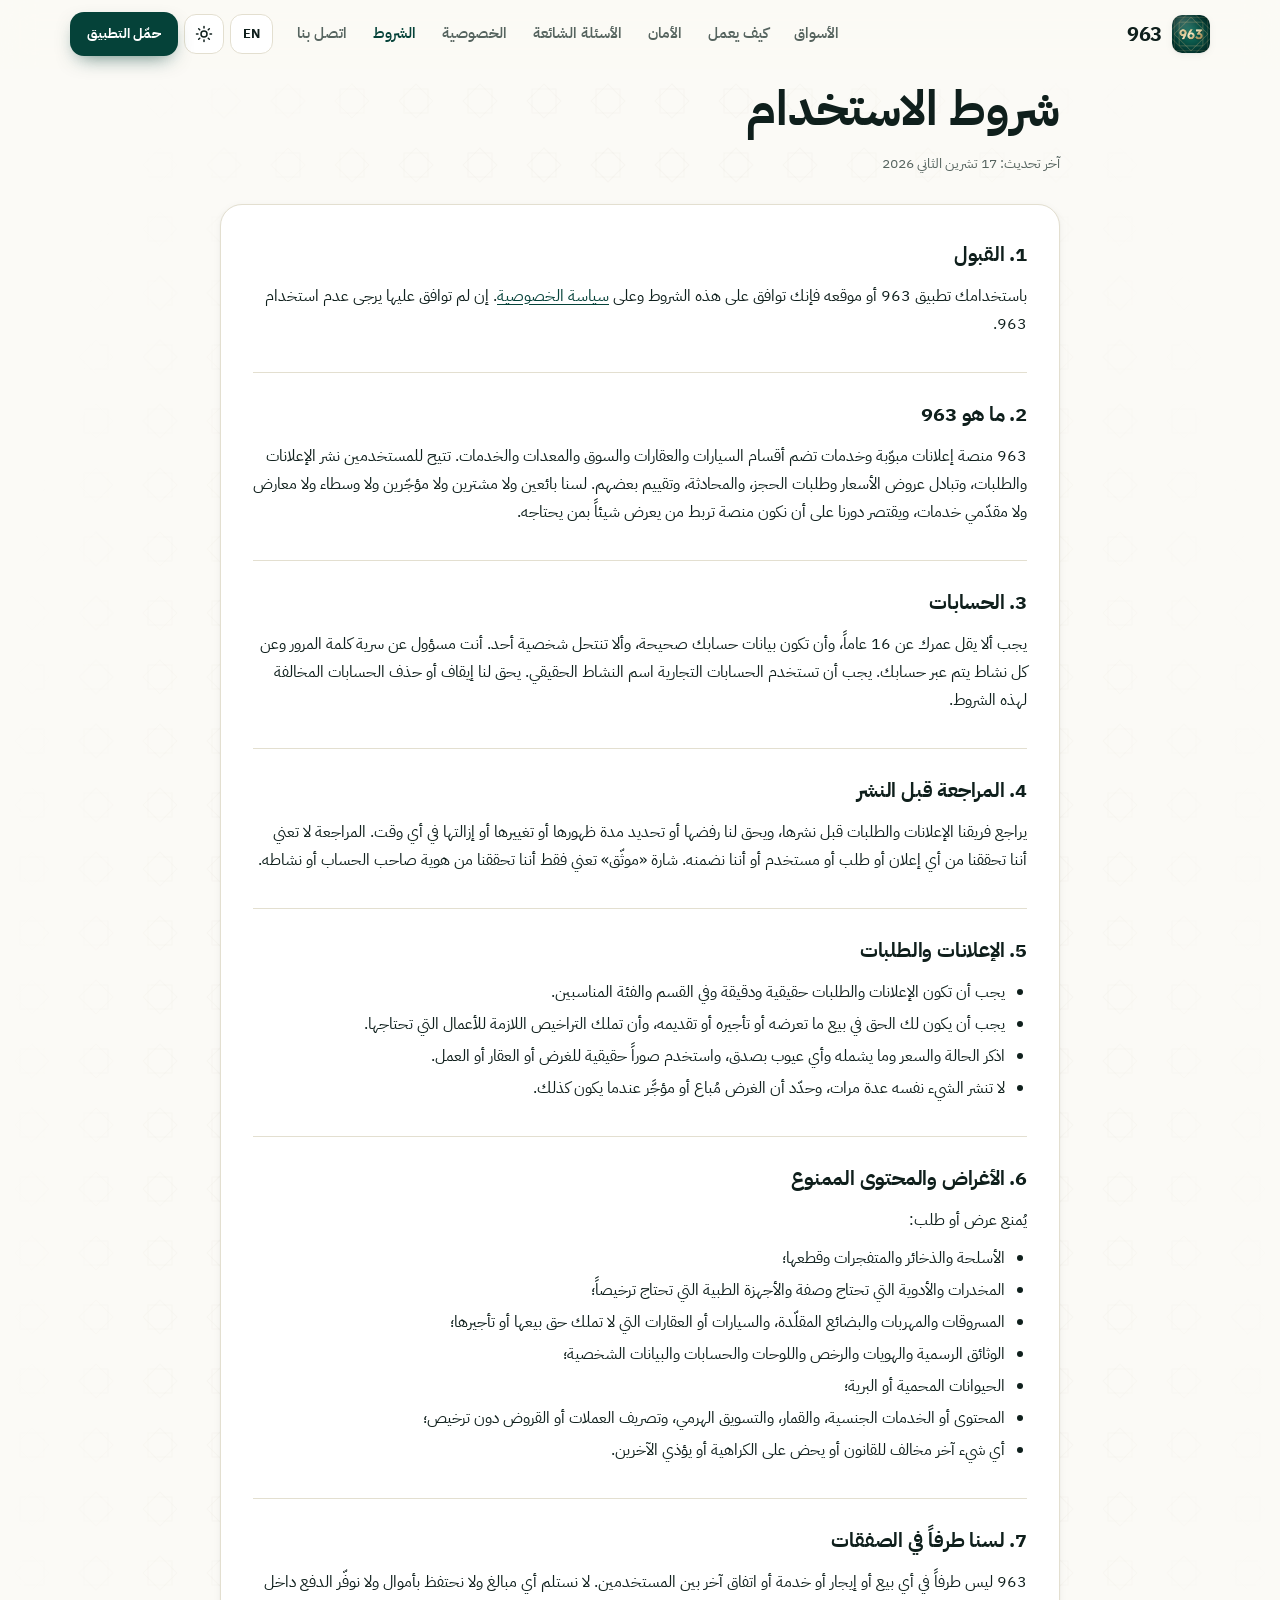
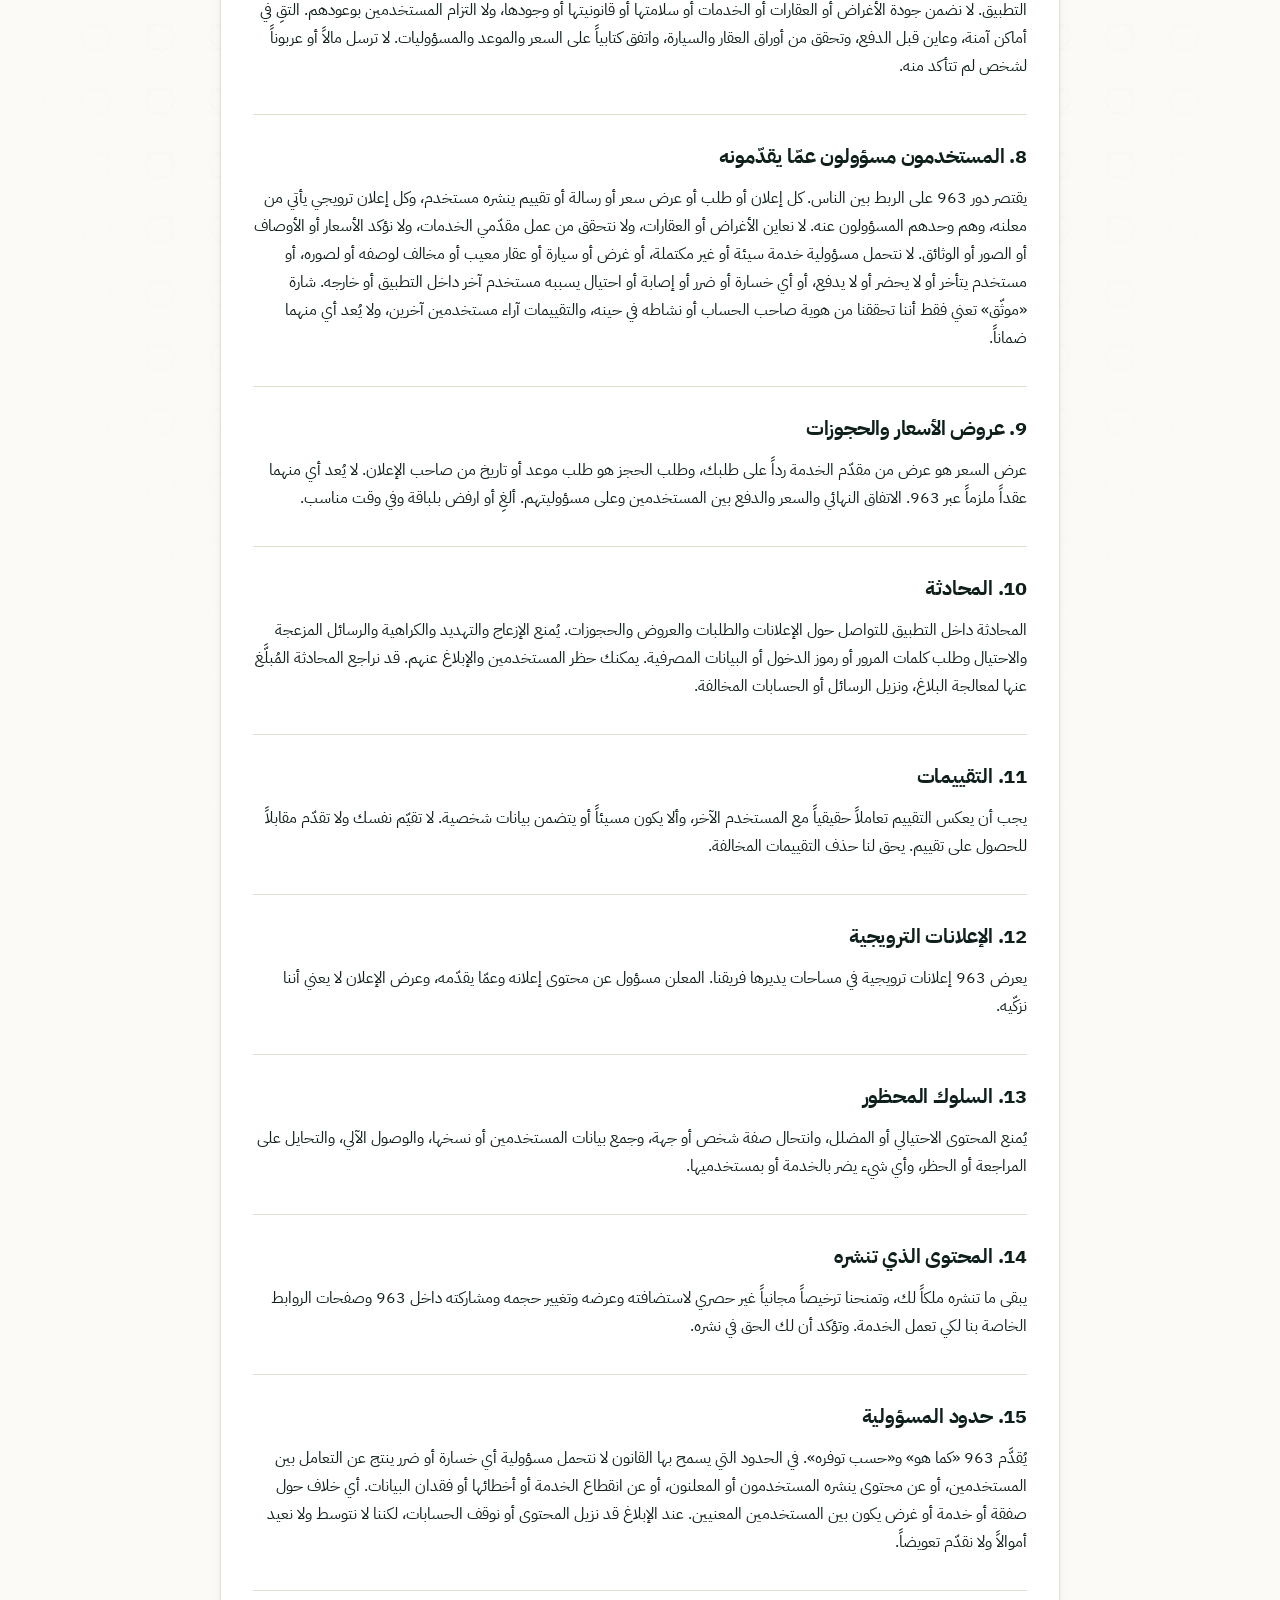
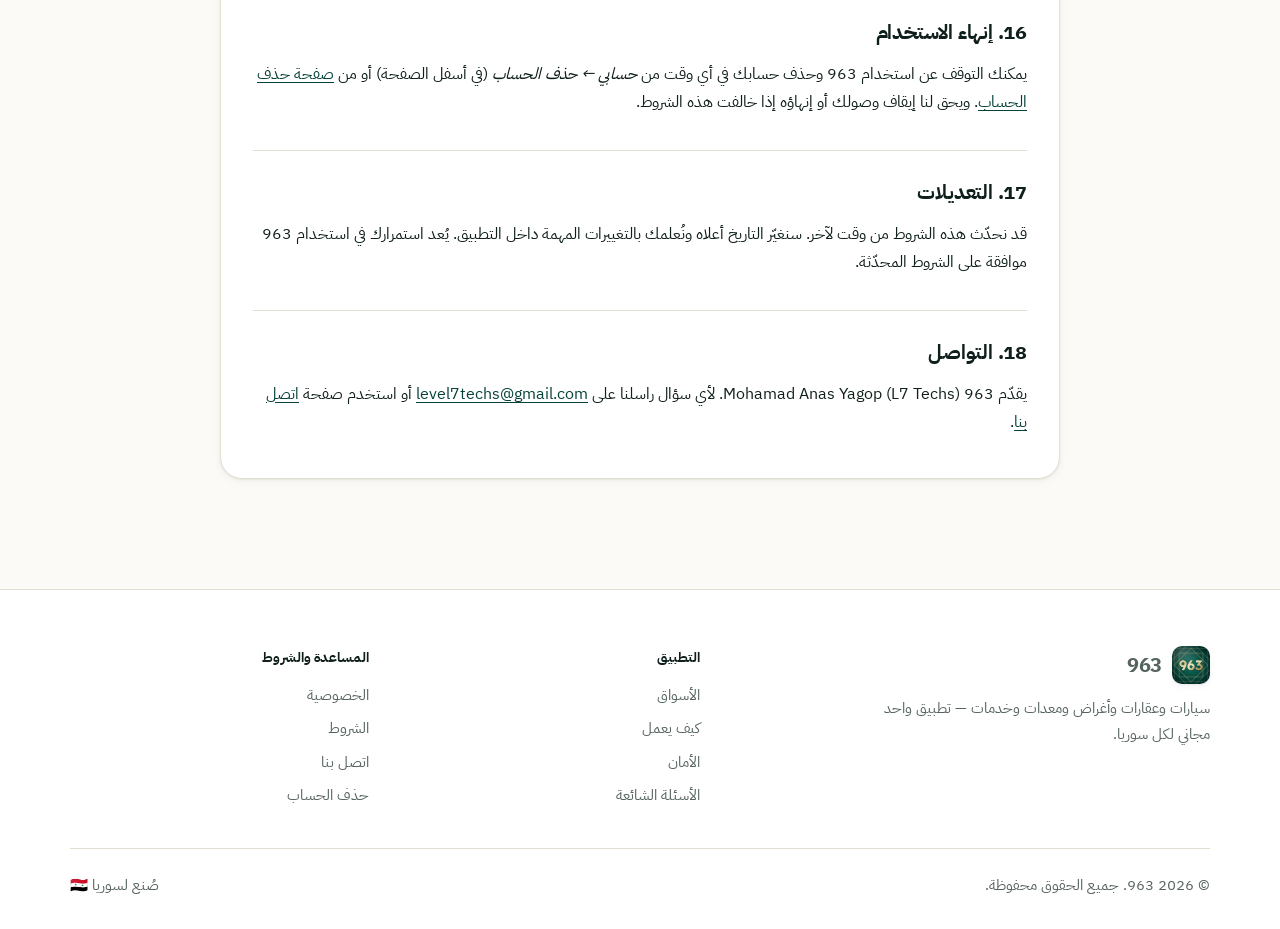
<file: ar/terms.html>
<!doctype html>
<html lang="ar" dir="rtl">
<head>
<meta charset="utf-8">
<meta name="viewport" content="width=device-width, initial-scale=1, viewport-fit=cover">
<title>شروط الاستخدام — 963</title>
<meta name="description" content="تطبيق ⁦963⁩ المجاني للسيارات والعقارات والأغراض والمعدات والخدمات في كل سوريا. بيع وشراء وإيجار وطلب خدمات، وكل إعلان يراجعه فريقنا.">
<meta name="theme-color" content="#fbfaf6">
<link rel="canonical" href="https://963-app.com/ar/terms.html">
<link rel="alternate" hreflang="en" href="https://963-app.com/terms.html">
<link rel="alternate" hreflang="ar" href="https://963-app.com/ar/terms.html">
<link rel="alternate" hreflang="x-default" href="https://963-app.com/terms.html">
<meta property="og:type" content="website">
<meta property="og:site_name" content="963">
<meta property="og:title" content="شروط الاستخدام — 963">
<meta property="og:description" content="تطبيق ⁦963⁩ المجاني للسيارات والعقارات والأغراض والمعدات والخدمات في كل سوريا. بيع وشراء وإيجار وطلب خدمات، وكل إعلان يراجعه فريقنا.">
<meta property="og:url" content="https://963-app.com/ar/terms.html">
<meta property="og:image" content="https://963-app.com/assets/og-image.png">
<meta property="og:locale" content="ar_SY">
<meta name="twitter:card" content="summary_large_image">
<link rel="icon" type="image/png" sizes="256x256" href="../assets/logo.png">
<link rel="icon" type="image/png" sizes="192x192" href="../assets/icon-192.png">
<link rel="apple-touch-icon" href="../assets/apple-touch-icon.png">
<link rel="preconnect" href="https://fonts.googleapis.com">
<link rel="preconnect" href="https://fonts.gstatic.com" crossorigin>
<link href="https://fonts.googleapis.com/css2?family=IBM+Plex+Sans+Arabic:wght@400;500;600;700&family=Inter:wght@400;500;600;700;800&display=swap" rel="stylesheet">
<link rel="stylesheet" href="../assets/site.css?v=0a602765">
<script>(function(){var d=document.documentElement;d.classList.add("no-js");var t=null;try{t=localStorage.getItem("963-theme")}catch(e){}if(!t)t=matchMedia("(prefers-color-scheme: dark)").matches?"dark":"light";d.setAttribute("data-theme",t)})();</script>
</head>
<body>
<a class="sr" href="#main">تخطَّ إلى المحتوى</a>
<header class="site-header">
  <div class="wrap">
    <a class="brand" href="./" aria-label="963 — الرئيسية"><img src="../assets/logo.png" alt="" width="38" height="38"><bdi>963</bdi></a>
    <nav class="nav" id="site-nav" aria-label="القائمة الرئيسية"><a href="./#marketplaces">الأسواق</a><a href="./#how">كيف يعمل</a><a href="./#safety">الأمان</a><a href="./#faq">الأسئلة الشائعة</a><a class="page-link" href="privacy.html">الخصوصية</a><a class="page-link" href="terms.html" aria-current="page">الشروط</a><a class="page-link" href="contact.html">اتصل بنا</a></nav>
    <div class="tools">
      <a class="icon-btn lang-btn" href="../terms.html" hreflang="en" lang="en" data-lang="en">EN</a>
      <button class="icon-btn theme-btn" type="button" aria-label="تبديل المظهر الفاتح أو الداكن" title="تبديل المظهر الفاتح أو الداكن"><svg class="sun" viewBox="0 0 24 24" fill="none" stroke="currentColor" stroke-width="2" stroke-linecap="round" stroke-linejoin="round" aria-hidden="true"><circle cx="12" cy="12" r="4"/><path d="M12 2v2M12 20v2M4.9 4.9l1.4 1.4M17.7 17.7l1.4 1.4M2 12h2M20 12h2M4.9 19.1l1.4-1.4M17.7 6.3l1.4-1.4"/></svg><svg class="moon" viewBox="0 0 24 24" fill="none" stroke="currentColor" stroke-width="2" stroke-linecap="round" stroke-linejoin="round" aria-hidden="true"><path d="M20 14.5A8 8 0 1 1 9.5 4a6.5 6.5 0 0 0 10.5 10.5z"/></svg></button>
      <a class="btn btn-primary header-cta" href="./#get">حمّل التطبيق</a>
      <button class="icon-btn menu-btn" type="button" aria-label="القائمة" aria-controls="site-nav" aria-expanded="false"><svg class="bars" viewBox="0 0 24 24" fill="none" stroke="currentColor" stroke-width="2" stroke-linecap="round" stroke-linejoin="round" aria-hidden="true"><path d="M4 7h16M4 12h16M4 17h16"/></svg><svg class="x" viewBox="0 0 24 24" fill="none" stroke="currentColor" stroke-width="2" stroke-linecap="round" stroke-linejoin="round" aria-hidden="true"><path d="M6 6l12 12M18 6 6 18"/></svg></button>
    </div>
  </div>
</header>
<div id="main"></div>
<main class="inner page-hero"><div class="pattern" aria-hidden="true"></div><div class="wrap narrow">
<h1 class="page-title">شروط الاستخدام</h1>
<p class="updated">آخر تحديث: 17 تشرين الثاني 2026</p>
<div class="card legal">
<section><h2>1. القبول</h2><p>باستخدامك تطبيق <bdi>963</bdi> أو موقعه فإنك توافق على هذه الشروط وعلى <a href="privacy.html">سياسة الخصوصية</a>. إن لم توافق عليها يرجى عدم استخدام <bdi>963</bdi>.</p></section>
<section><h2>2. ما هو <bdi>963</bdi></h2><p><bdi>963</bdi> منصة إعلانات مبوّبة وخدمات تضم أقسام السيارات والعقارات والسوق والمعدات والخدمات. تتيح للمستخدمين نشر الإعلانات والطلبات، وتبادل عروض الأسعار وطلبات الحجز، والمحادثة، وتقييم بعضهم. لسنا بائعين ولا مشترين ولا مؤجّرين ولا وسطاء ولا معارض ولا مقدّمي خدمات، ويقتصر دورنا على أن نكون منصة تربط من يعرض شيئاً بمن يحتاجه.</p></section>
<section><h2>3. الحسابات</h2><p>يجب ألا يقل عمرك عن 16 عاماً، وأن تكون بيانات حسابك صحيحة، وألا تنتحل شخصية أحد. أنت مسؤول عن سرية كلمة المرور وعن كل نشاط يتم عبر حسابك. يجب أن تستخدم الحسابات التجارية اسم النشاط الحقيقي. يحق لنا إيقاف أو حذف الحسابات المخالفة لهذه الشروط.</p></section>
<section><h2>4. المراجعة قبل النشر</h2><p>يراجع فريقنا الإعلانات والطلبات قبل نشرها، ويحق لنا رفضها أو تحديد مدة ظهورها أو تغييرها أو إزالتها في أي وقت. المراجعة لا تعني أننا تحققنا من أي إعلان أو طلب أو مستخدم أو أننا نضمنه. شارة «موثّق» تعني فقط أننا تحققنا من هوية صاحب الحساب أو نشاطه.</p></section>
<section><h2>5. الإعلانات والطلبات</h2><ul><li>يجب أن تكون الإعلانات والطلبات حقيقية ودقيقة وفي القسم والفئة المناسبين.</li><li>يجب أن يكون لك الحق في بيع ما تعرضه أو تأجيره أو تقديمه، وأن تملك التراخيص اللازمة للأعمال التي تحتاجها.</li><li>اذكر الحالة والسعر وما يشمله وأي عيوب بصدق، واستخدم صوراً حقيقية للغرض أو العقار أو العمل.</li><li>لا تنشر الشيء نفسه عدة مرات، وحدّد أن الغرض مُباع أو مؤجَّر عندما يكون كذلك.</li></ul></section>
<section><h2>6. الأغراض والمحتوى الممنوع</h2><p>يُمنع عرض أو طلب:</p><ul><li>الأسلحة والذخائر والمتفجرات وقطعها؛</li><li>المخدرات والأدوية التي تحتاج وصفة والأجهزة الطبية التي تحتاج ترخيصاً؛</li><li>المسروقات والمهربات والبضائع المقلّدة، والسيارات أو العقارات التي لا تملك حق بيعها أو تأجيرها؛</li><li>الوثائق الرسمية والهويات والرخص واللوحات والحسابات والبيانات الشخصية؛</li><li>الحيوانات المحمية أو البرية؛</li><li>المحتوى أو الخدمات الجنسية، والقمار، والتسويق الهرمي، وتصريف العملات أو القروض دون ترخيص؛</li><li>أي شيء آخر مخالف للقانون أو يحض على الكراهية أو يؤذي الآخرين.</li></ul></section>
<section><h2>7. لسنا طرفاً في الصفقات</h2><p><bdi>963</bdi> ليس طرفاً في أي بيع أو إيجار أو خدمة أو اتفاق آخر بين المستخدمين. لا نستلم أي مبالغ ولا نحتفظ بأموال ولا نوفّر الدفع داخل التطبيق. لا نضمن جودة الأغراض أو العقارات أو الخدمات أو سلامتها أو قانونيتها أو وجودها، ولا التزام المستخدمين بوعودهم. التقِ في أماكن آمنة، وعاين قبل الدفع، وتحقق من أوراق العقار والسيارة، واتفق كتابياً على السعر والموعد والمسؤوليات. لا ترسل مالاً أو عربوناً لشخص لم تتأكد منه.</p></section>
<section><h2>8. المستخدمون مسؤولون عمّا يقدّمونه</h2><p>يقتصر دور <bdi>963</bdi> على الربط بين الناس. كل إعلان أو طلب أو عرض سعر أو رسالة أو تقييم ينشره مستخدم، وكل إعلان ترويجي يأتي من معلنه، وهم وحدهم المسؤولون عنه. لا نعاين الأغراض أو العقارات، ولا نتحقق من عمل مقدّمي الخدمات، ولا نؤكد الأسعار أو الأوصاف أو الصور أو الوثائق. لا نتحمل مسؤولية خدمة سيئة أو غير مكتملة، أو غرض أو سيارة أو عقار معيب أو مخالف لوصفه أو لصوره، أو مستخدم يتأخر أو لا يحضر أو لا يدفع، أو أي خسارة أو ضرر أو إصابة أو احتيال يسببه مستخدم آخر داخل التطبيق أو خارجه. شارة «موثّق» تعني فقط أننا تحققنا من هوية صاحب الحساب أو نشاطه في حينه، والتقييمات آراء مستخدمين آخرين، ولا يُعد أي منهما ضماناً.</p></section>
<section><h2>9. عروض الأسعار والحجوزات</h2><p>عرض السعر هو عرض من مقدّم الخدمة رداً على طلبك، وطلب الحجز هو طلب موعد أو تاريخ من صاحب الإعلان. لا يُعد أي منهما عقداً ملزماً عبر <bdi>963</bdi>. الاتفاق النهائي والسعر والدفع بين المستخدمين وعلى مسؤوليتهم. ألغِ أو ارفض بلباقة وفي وقت مناسب.</p></section>
<section><h2>10. المحادثة</h2><p>المحادثة داخل التطبيق للتواصل حول الإعلانات والطلبات والعروض والحجوزات. يُمنع الإزعاج والتهديد والكراهية والرسائل المزعجة والاحتيال وطلب كلمات المرور أو رموز الدخول أو البيانات المصرفية. يمكنك حظر المستخدمين والإبلاغ عنهم. قد نراجع المحادثة المُبلَّغ عنها لمعالجة البلاغ، ونزيل الرسائل أو الحسابات المخالفة.</p></section>
<section><h2>11. التقييمات</h2><p>يجب أن يعكس التقييم تعاملاً حقيقياً مع المستخدم الآخر، وألا يكون مسيئاً أو يتضمن بيانات شخصية. لا تقيّم نفسك ولا تقدّم مقابلاً للحصول على تقييم. يحق لنا حذف التقييمات المخالفة.</p></section>
<section><h2>12. الإعلانات الترويجية</h2><p>يعرض <bdi>963</bdi> إعلانات ترويجية في مساحات يديرها فريقنا. المعلن مسؤول عن محتوى إعلانه وعمّا يقدّمه، وعرض الإعلان لا يعني أننا نزكّيه.</p></section>
<section><h2>13. السلوك المحظور</h2><p>يُمنع المحتوى الاحتيالي أو المضلل، وانتحال صفة شخص أو جهة، وجمع بيانات المستخدمين أو نسخها، والوصول الآلي، والتحايل على المراجعة أو الحظر، وأي شيء يضر بالخدمة أو بمستخدميها.</p></section>
<section><h2>14. المحتوى الذي تنشره</h2><p>يبقى ما تنشره ملكاً لك، وتمنحنا ترخيصاً مجانياً غير حصري لاستضافته وعرضه وتغيير حجمه ومشاركته داخل <bdi>963</bdi> وصفحات الروابط الخاصة بنا لكي تعمل الخدمة. وتؤكد أن لك الحق في نشره.</p></section>
<section><h2>15. حدود المسؤولية</h2><p>يُقدَّم <bdi>963</bdi> «كما هو» و«حسب توفره». في الحدود التي يسمح بها القانون لا نتحمل مسؤولية أي خسارة أو ضرر ينتج عن التعامل بين المستخدمين، أو عن محتوى ينشره المستخدمون أو المعلنون، أو عن انقطاع الخدمة أو أخطائها أو فقدان البيانات. أي خلاف حول صفقة أو خدمة أو غرض يكون بين المستخدمين المعنيين. عند الإبلاغ قد نزيل المحتوى أو نوقف الحسابات، لكننا لا نتوسط ولا نعيد أموالاً ولا نقدّم تعويضاً.</p></section>
<section><h2>16. إنهاء الاستخدام</h2><p>يمكنك التوقف عن استخدام <bdi>963</bdi> وحذف حسابك في أي وقت من <em>حسابي ← حذف الحساب</em> (في أسفل الصفحة) أو من <a href="delete-account.html">صفحة حذف الحساب</a>. ويحق لنا إيقاف وصولك أو إنهاؤه إذا خالفت هذه الشروط.</p></section>
<section><h2>17. التعديلات</h2><p>قد نحدّث هذه الشروط من وقت لآخر. سنغيّر التاريخ أعلاه ونُعلمك بالتغييرات المهمة داخل التطبيق. يُعد استمرارك في استخدام <bdi>963</bdi> موافقة على الشروط المحدّثة.</p></section>
<section><h2>18. التواصل</h2><p>يقدّم <bdi>963</bdi> <span dir="ltr">Mohamad Anas Yagop (L7 Techs)</span>. لأي سؤال راسلنا على <a href="mailto:level7techs@gmail.com" dir="ltr">level7techs@gmail.com</a> أو استخدم صفحة <a href="contact.html">اتصل بنا</a>.</p></section>
</div>
</div></main>
<footer class="site-footer">
  <div class="wrap">
    <div class="foot-grid">
      <div>
        <a class="brand" href="./"><img src="../assets/logo.png" alt="" width="38" height="38"><bdi>963</bdi></a>
        <p>سيارات وعقارات وأغراض ومعدات وخدمات — تطبيق واحد مجاني لكل سوريا.</p>
      </div>
      <div><h4>التطبيق</h4><nav><a href="./#marketplaces">الأسواق</a><a href="./#how">كيف يعمل</a><a href="./#safety">الأمان</a><a href="./#faq">الأسئلة الشائعة</a></nav></div>
      <div><h4>المساعدة والشروط</h4><nav><a href="privacy.html">الخصوصية</a><a href="terms.html">الشروط</a><a href="contact.html">اتصل بنا</a><a href="delete-account.html">حذف الحساب</a></nav></div>
    </div>
    <div class="foot-bottom"><span>© <span data-year>2026</span> <bdi>963</bdi>. جميع الحقوق محفوظة.</span><span>صُنع لسوريا 🇸🇾</span></div>
  </div>
</footer>
<script src="../assets/site.js?v=fbd23eac" defer></script>
</body>
</html>
</file>
<file: assets/site.css>
/* 963 — 963-app.com
   Forest & Golden Wheat palette, matching the app (lib/app/theme.dart). */
:root {
  --forest-950: #00201d;
  --forest-900: #002623;
  --forest-700: #054239;
  --forest-500: #428177;
  --forest-300: #7db8ad;
  --wheat-50: #f6f3e9;
  --wheat-100: #edebe0;
  --wheat-300: #d9c99c;
  --wheat-500: #b9a779;
  --wheat-700: #988561;

  --bg: #fbfaf6;
  --bg-2: #f3f1e8;
  --surface: #ffffff;
  --surface-2: #f6f4ec;
  --text: #0f1f1c;
  --muted: #56645f;
  --border: #e3dfd0;
  --primary: var(--forest-700);
  --on-primary: #ffffff;
  --accent: var(--wheat-700);
  --gold: var(--wheat-500);
  --danger: #b3261e;
  --danger-bg: #fbeceb;
  --ok: #1e6b4f;
  --ok-bg: #e5f3ec;
  --ring: rgba(5, 66, 57, .18);
  --shadow-sm: 0 1px 2px rgba(0, 38, 35, .06), 0 2px 8px rgba(0, 38, 35, .05);
  --shadow: 0 1px 2px rgba(0, 38, 35, .05), 0 12px 32px -8px rgba(0, 38, 35, .14);
  --shadow-lg: 0 30px 80px -20px rgba(0, 38, 35, .35);
  --radius: 18px;
  --ease: cubic-bezier(.22, 1, .36, 1);
  --font: "Inter", "IBM Plex Sans Arabic", system-ui, -apple-system, "Segoe UI", Roboto, sans-serif;
  color-scheme: light;
}
:root[data-theme="dark"] {
  --bg: #071110;
  --bg-2: #0b1817;
  --surface: #0f1c1a;
  --surface-2: #142422;
  --text: #e9e6dc;
  --muted: #9aaba6;
  --border: #1f322f;
  --primary: var(--forest-300);
  --on-primary: #00201d;
  --accent: var(--wheat-300);
  --gold: var(--wheat-300);
  --danger: #f2b8b5;
  --danger-bg: #3a1a18;
  --ok: #9fd8bf;
  --ok-bg: #12302a;
  --ring: rgba(125, 184, 173, .25);
  --shadow-sm: none;
  --shadow: 0 1px 0 rgba(255, 255, 255, .03) inset, 0 16px 40px -12px rgba(0, 0, 0, .5);
  --shadow-lg: 0 30px 80px -20px rgba(0, 0, 0, .7);
  color-scheme: dark;
}

* { box-sizing: border-box; }
html { -webkit-text-size-adjust: 100%; scroll-behavior: smooth; scroll-padding-top: 84px; }
body {
  margin: 0; background: var(--bg); color: var(--text); font-family: var(--font);
  line-height: 1.65; font-size: 16px; -webkit-font-smoothing: antialiased; overflow-x: hidden;
  transition: background-color .3s var(--ease), color .3s var(--ease);
}
html[lang="ar"] body { --font: "IBM Plex Sans Arabic", "Inter", system-ui, sans-serif; line-height: 1.75; }
a { color: var(--primary); }
img, svg { max-width: 100%; display: block; }
::selection { background: var(--wheat-300); color: var(--forest-900); }
:focus-visible { outline: 3px solid var(--ring); outline-offset: 2px; border-radius: 6px; }
.wrap { max-width: 1180px; margin: 0 auto; padding: 0 20px; }
.narrow { max-width: 880px; }
.sr { position: absolute; width: 1px; height: 1px; overflow: hidden; clip: rect(0 0 0 0); white-space: nowrap; }
.num { font-feature-settings: "tnum"; }

/* ───────── Header ───────── */
.site-header {
  position: sticky; top: 0; z-index: 50;
  background: color-mix(in srgb, var(--bg) 72%, transparent);
  backdrop-filter: saturate(1.6) blur(16px); -webkit-backdrop-filter: saturate(1.6) blur(16px);
  border-bottom: 1px solid transparent; transition: border-color .3s, background-color .3s;
}
.site-header.scrolled { border-bottom-color: var(--border); }
.site-header .wrap { display: flex; align-items: center; gap: 12px; min-height: 68px; }
.brand { display: flex; align-items: center; gap: 10px; text-decoration: none; color: var(--text); font-weight: 800; font-size: 20px; letter-spacing: -.02em; }
.brand img { width: 38px; height: 38px; border-radius: 10px; box-shadow: var(--shadow-sm); }
.nav { display: flex; gap: 2px; margin-inline-start: auto; align-items: center; }
.nav a { text-decoration: none; color: var(--muted); padding: 8px 12px; border-radius: 10px; font-size: 14.5px; font-weight: 600; transition: color .2s, background-color .2s; }
.nav a:hover { color: var(--text); background: var(--surface-2); }
.nav a[aria-current="page"] { color: var(--primary); }
.tools { display: flex; gap: 6px; align-items: center; }
.icon-btn {
  width: 40px; height: 40px; display: grid; place-items: center; border-radius: 12px; border: 1px solid var(--border);
  background: var(--surface); color: var(--text); cursor: pointer; padding: 0; text-decoration: none; font-size: 13px; font-weight: 700;
  transition: border-color .2s, transform .2s var(--ease);
}
.icon-btn:hover { border-color: var(--primary); }
.icon-btn:active { transform: scale(.94); }
.icon-btn svg { width: 18px; height: 18px; }
.lang-btn { width: auto; padding: 0 12px; font-family: var(--font); }
.lang-btn[lang="ar"] { font-family: "IBM Plex Sans Arabic", sans-serif; }
.theme-btn .moon { display: none; }
:root[data-theme="dark"] .theme-btn .sun { display: none; }
:root[data-theme="dark"] .theme-btn .moon { display: block; }
.btn {
  display: inline-flex; align-items: center; justify-content: center; gap: 8px; text-decoration: none; cursor: pointer;
  font: inherit; font-weight: 700; font-size: 15px; border-radius: 14px; padding: 12px 20px; border: 1px solid transparent;
  transition: transform .25s var(--ease), box-shadow .25s var(--ease), background-color .2s;
}
.btn:active { transform: scale(.97); }
.btn-primary { background: var(--primary); color: var(--on-primary); box-shadow: 0 8px 20px -8px color-mix(in srgb, var(--primary) 70%, transparent); }
.btn-primary:hover { transform: translateY(-1px); box-shadow: 0 12px 26px -8px color-mix(in srgb, var(--primary) 80%, transparent); }
.btn-ghost { background: var(--surface); color: var(--text); border-color: var(--border); }
.btn-ghost:hover { border-color: var(--primary); }
.btn svg { width: 18px; height: 18px; }
.header-cta { padding: 9px 16px; font-size: 14px; }
.menu-btn { display: none; }
.menu-btn .x { display: none; }
.menu-open .menu-btn .x { display: block; }
.menu-open .menu-btn .bars { display: none; }

/* ───────── Hero ───────── */
.hero { position: relative; padding: 56px 0 96px; overflow: hidden; isolation: isolate; }
.hero-bg { position: absolute; inset: 0; z-index: -1; pointer-events: none; }
.hero-bg .blob { position: absolute; border-radius: 50%; filter: blur(70px); opacity: .55; }
.hero-bg .b1 { width: 560px; height: 560px; background: radial-gradient(circle, #cfe5e0, transparent 65%); top: -180px; inset-inline-end: -120px; animation: drift 18s ease-in-out infinite alternate; }
.hero-bg .b2 { width: 480px; height: 480px; background: radial-gradient(circle, #efe3bf, transparent 65%); bottom: -200px; inset-inline-start: -140px; animation: drift 22s ease-in-out infinite alternate-reverse; }
:root[data-theme="dark"] .hero-bg .b1 { background: radial-gradient(circle, #0d4a40, transparent 65%); opacity: .7; }
:root[data-theme="dark"] .hero-bg .b2 { background: radial-gradient(circle, #3b3320, transparent 65%); opacity: .6; }
.pattern {
  position: absolute; inset: 0; opacity: .5;
  background-image: url("data:image/svg+xml,%3Csvg xmlns='http://www.w3.org/2000/svg' width='64' height='64' viewBox='0 0 64 64'%3E%3Cg fill='none' stroke='%23988561' stroke-opacity='.16' stroke-width='1'%3E%3Crect x='20' y='20' width='24' height='24'/%3E%3Crect x='20' y='20' width='24' height='24' transform='rotate(45 32 32)'/%3E%3C/g%3E%3C/svg%3E");
  -webkit-mask-image: radial-gradient(ellipse 70% 60% at 50% 30%, #000 20%, transparent 75%);
          mask-image: radial-gradient(ellipse 70% 60% at 50% 30%, #000 20%, transparent 75%);
}
@keyframes drift { to { transform: translate3d(-40px, 50px, 0) scale(1.08); } }
.hero .wrap { display: grid; grid-template-columns: 1.08fr .92fr; gap: 48px; align-items: center; }
.eyebrow {
  display: inline-flex; align-items: center; gap: 8px; padding: 6px 12px 6px 6px; border-radius: 999px;
  background: var(--surface); border: 1px solid var(--border); font-size: 13.5px; font-weight: 600; color: var(--muted); box-shadow: var(--shadow-sm);
}
html[dir="rtl"] .eyebrow { padding: 6px 6px 6px 12px; }
.eyebrow b { background: var(--primary); color: var(--on-primary); border-radius: 999px; padding: 2px 10px; font-size: 12px; }
.hero h1 { font-size: clamp(40px, 6.4vw, 76px); line-height: 1.02; letter-spacing: -.035em; margin: 22px 0 20px; font-weight: 800; }
html[lang="ar"] .hero h1 { letter-spacing: 0; line-height: 1.2; font-weight: 700; }
.hero h1 .line { display: block; }
.rotator { display: inline-grid; vertical-align: top; color: var(--primary); position: relative; }
.rotator > span { grid-area: 1 / 1; opacity: 0; transform: translateY(.45em); filter: blur(6px); transition: opacity .55s var(--ease), transform .55s var(--ease), filter .55s var(--ease); white-space: nowrap; }
.rotator > span.on { opacity: 1; transform: none; filter: none; }
.rotator > span.out { opacity: 0; transform: translateY(-.45em); filter: blur(6px); }
.rotator::after { content: ""; position: absolute; inset-inline: 0; bottom: .06em; height: .12em; border-radius: 4px; background: linear-gradient(90deg, var(--wheat-500), transparent); opacity: .7; }
.hero .sub { font-size: clamp(17px, 1.6vw, 19px); color: var(--muted); max-width: 560px; margin: 0 0 30px; }
.stores { display: flex; gap: 12px; flex-wrap: wrap; }
.store {
  position: relative; display: inline-flex; align-items: center; gap: 12px; padding: 10px 20px 10px 16px; min-width: 186px;
  border-radius: 16px; background: #0c1513; color: #fff; text-decoration: none; border: 1px solid rgba(255,255,255,.08);
  transition: transform .3s var(--ease), box-shadow .3s var(--ease); box-shadow: 0 14px 30px -14px rgba(0,0,0,.55);
}
:root[data-theme="dark"] .store { background: #e9e6dc; color: #0c1513; }
.store:hover { transform: translateY(-2px); }
.store svg { width: 28px; height: 28px; flex: none; }
.store small { display: block; font-size: 11px; opacity: .7; font-weight: 500; line-height: 1.2; }
.store strong { display: block; font-size: 18px; line-height: 1.2; letter-spacing: -.01em; }
.store .soon {
  position: absolute; top: -9px; inset-inline-end: -6px; background: var(--wheat-500); color: var(--forest-900);
  font-size: 11px; font-weight: 800; padding: 2px 9px; border-radius: 999px; box-shadow: 0 4px 10px -2px rgba(0,0,0,.3);
}
.hero-facts { display: flex; gap: 28px; margin-top: 38px; flex-wrap: wrap; }
.hero-facts div { display: grid; }
.hero-facts strong { font-size: 30px; font-weight: 800; letter-spacing: -.02em; line-height: 1.1; color: var(--text); }
.hero-facts span { font-size: 13.5px; color: var(--muted); font-weight: 500; }

/* Phone */
.stage { position: relative; display: grid; place-items: center; perspective: 1400px; min-height: 620px; }
.phone {
  position: relative; width: 300px; height: 612px; border-radius: 50px; padding: 11px;
  background: linear-gradient(145deg, #2a3532, #0b1211 60%, #1d2725); box-shadow: var(--shadow-lg), inset 0 0 0 1.5px rgba(255,255,255,.08);
  transform: rotateY(var(--ry, -14deg)) rotateX(var(--rx, 6deg)); transform-style: preserve-3d; transition: transform .6s var(--ease);
}
html[dir="rtl"] .phone { --ry: 14deg; }
.phone::before { content: ""; position: absolute; top: 22px; left: 50%; width: 92px; height: 26px; translate: -50% 0; background: #050908; border-radius: 20px; z-index: 3; }
.screen { position: relative; height: 100%; border-radius: 40px; overflow: hidden; background: var(--bg); }
.app-screen { position: absolute; inset: 0; padding: 58px 14px 70px; opacity: 0; transform: scale(.98); transition: opacity .5s var(--ease), transform .5s var(--ease); }
.app-screen.on { opacity: 1; transform: none; }
.app-top { display: flex; align-items: center; justify-content: space-between; margin-bottom: 10px; }
.app-top b { font-size: 17px; letter-spacing: -.01em; }
.app-top .loc { font-size: 11px; color: var(--muted); display: flex; align-items: center; gap: 3px; }
.app-top .loc svg { width: 12px; height: 12px; }
.app-search { display: flex; align-items: center; gap: 8px; padding: 9px 12px; background: var(--surface); border: 1px solid var(--border); border-radius: 14px; font-size: 12px; color: var(--muted); }
.app-search svg { width: 14px; height: 14px; }
.app-chips { display: flex; gap: 6px; margin: 10px 0; overflow: hidden; }
.app-chips span { flex: none; font-size: 10.5px; font-weight: 600; padding: 5px 10px; border-radius: 999px; background: var(--surface); border: 1px solid var(--border); color: var(--muted); }
.app-chips span:first-child { background: var(--primary); color: var(--on-primary); border-color: transparent; }
.app-card { display: flex; gap: 10px; padding: 8px; background: var(--surface); border-radius: 16px; margin-bottom: 8px; box-shadow: var(--shadow-sm); border: 1px solid var(--border); }
.app-card .thumb { width: 74px; height: 74px; border-radius: 12px; flex: none; display: grid; place-items: center; color: #fff; position: relative; overflow: hidden; }
.app-card .thumb svg { width: 34px; height: 34px; filter: drop-shadow(0 4px 6px rgba(0,0,0,.25)); }
.app-card .thumb::after { content: ""; position: absolute; inset: 0; background: linear-gradient(160deg, rgba(255,255,255,.35), transparent 45%); }
.app-card .info { min-width: 0; display: grid; align-content: center; gap: 1px; }
.app-card .t { font-size: 12.5px; font-weight: 700; line-height: 1.3; white-space: nowrap; overflow: hidden; text-overflow: ellipsis; }
.app-card .m { font-size: 10.5px; color: var(--muted); }
.app-card .p { font-size: 13px; font-weight: 800; color: var(--primary); }
.app-tabs { position: absolute; bottom: 0; inset-inline: 0; height: 62px; display: flex; justify-content: space-around; align-items: center; background: var(--surface); border-top: 1px solid var(--border); padding-bottom: 6px; }
.app-tabs i { width: 22px; height: 22px; display: grid; place-items: center; color: var(--muted); }
.app-tabs i.on { color: var(--primary); }
.app-tabs i svg { width: 20px; height: 20px; }
.app-tabs .fab { width: 40px; height: 40px; border-radius: 14px; background: var(--primary); color: var(--on-primary); margin-top: -18px; box-shadow: 0 8px 16px -6px var(--primary); }
.g1 { background: linear-gradient(135deg, #0b5a4d, #054239); }
.g2 { background: linear-gradient(135deg, #c9b37a, #988561); }
.g3 { background: linear-gradient(135deg, #428177, #1d5c52); }
.g4 { background: linear-gradient(135deg, #3d4a47, #1a2321); }
.g5 { background: linear-gradient(135deg, #b98a5a, #8a5d36); }
.g6 { background: linear-gradient(135deg, #5d8f87, #2f5f58); }

.float {
  position: absolute; z-index: 4; display: flex; align-items: center; gap: 10px; padding: 10px 14px; border-radius: 16px;
  background: color-mix(in srgb, var(--surface) 88%, transparent); backdrop-filter: blur(12px); -webkit-backdrop-filter: blur(12px);
  border: 1px solid var(--border); box-shadow: var(--shadow); font-size: 13px; animation: bob 6s ease-in-out infinite;
}
.float .ic { width: 34px; height: 34px; border-radius: 11px; display: grid; place-items: center; flex: none; }
.float .ic svg { width: 18px; height: 18px; }
.float b { display: block; font-size: 13px; line-height: 1.25; }
.float small { display: block; color: var(--muted); font-size: 11.5px; line-height: 1.3; }
.f1 { top: 14px; inset-inline-start: -10px; }
.f2 { top: 300px; inset-inline-end: -24px; animation-delay: -2s; }
.f3 { bottom: 60px; inset-inline-start: 0; animation-delay: -4s; }
.ic-ok { background: var(--ok-bg); color: var(--ok); }
.ic-gold { background: #f3ead2; color: #7a6740; }
:root[data-theme="dark"] .ic-gold { background: #3b3320; color: var(--wheat-300); }
.ic-pri { background: color-mix(in srgb, var(--primary) 14%, transparent); color: var(--primary); }
@keyframes bob { 50% { transform: translateY(-10px); } }
.stage-dots { position: absolute; bottom: -6px; display: flex; gap: 6px; }
.stage-dots button { width: 8px; height: 8px; border-radius: 99px; padding: 0; border: 0; background: var(--border); cursor: pointer; transition: width .4s var(--ease), background-color .3s; }
.stage-dots button.on { width: 26px; background: var(--primary); }

/* ───────── Marquee ───────── */
.marquee { border-block: 1px solid var(--border); background: var(--surface); overflow: hidden; padding: 18px 0; }
.marquee-track { display: flex; gap: 14px; width: max-content; animation: scroll 50s linear infinite; }
html[dir="rtl"] .marquee-track { animation-name: scroll-rtl; }
.marquee:hover .marquee-track { animation-play-state: paused; }
.marquee span { display: inline-flex; align-items: center; gap: 10px; font-weight: 600; color: var(--muted); white-space: nowrap; font-size: 15px; }
.marquee span::after { content: ""; width: 6px; height: 6px; transform: rotate(45deg); background: var(--gold); margin-inline-start: 4px; }
@keyframes scroll { to { transform: translateX(-50%); } }
@keyframes scroll-rtl { to { transform: translateX(50%); } }

/* ───────── Sections ───────── */
.section { padding: 110px 0; position: relative; }
.section.alt { background: var(--bg-2); }
.kicker { display: inline-flex; align-items: center; gap: 8px; color: var(--accent); font-weight: 700; font-size: 13px; letter-spacing: .12em; text-transform: uppercase; margin-bottom: 14px; }
html[lang="ar"] .kicker { letter-spacing: 0; font-size: 14px; }
.kicker::before { content: ""; width: 18px; height: 2px; background: currentColor; border-radius: 2px; }
.h2 { font-size: clamp(32px, 4.4vw, 52px); line-height: 1.08; letter-spacing: -.03em; margin: 0 0 16px; font-weight: 800; }
html[lang="ar"] .h2 { letter-spacing: 0; line-height: 1.3; font-weight: 700; }
.lede { font-size: 18px; color: var(--muted); margin: 0; max-width: 620px; }
.head { margin-bottom: 56px; }
.head.center { text-align: center; }
.head.center .lede { margin-inline: auto; }

/* Marketplaces explorer */
.explorer { display: grid; grid-template-columns: 340px 1fr; gap: 28px; align-items: stretch; }
.tablist { display: grid; gap: 8px; align-content: start; }
.tab {
  display: flex; align-items: center; gap: 14px; width: 100%; text-align: start; padding: 14px 16px; border-radius: 18px; cursor: pointer;
  border: 1px solid transparent; background: transparent; color: var(--text); font: inherit; transition: background-color .25s, border-color .25s, box-shadow .25s;
  position: relative; overflow: hidden;
}
.tab:hover { background: var(--surface); }
.tab[aria-selected="true"] { background: var(--surface); border-color: var(--border); box-shadow: var(--shadow); }
.tab .ti { width: 46px; height: 46px; border-radius: 14px; display: grid; place-items: center; flex: none; color: #fff; }
.tab .ti svg { width: 22px; height: 22px; }
.tab b { display: block; font-size: 16.5px; }
.tab small { display: block; color: var(--muted); font-size: 13.5px; line-height: 1.4; }
.tab .bar { position: absolute; bottom: 0; inset-inline-start: 0; height: 3px; width: 0; background: var(--primary); border-radius: 3px; }
.tab[aria-selected="true"] .bar { animation: fill var(--cycle, 7s) linear forwards; }
.explorer.paused .tab .bar { animation: none; width: 0; }
@keyframes fill { to { width: 100%; } }
.panels { position: relative; min-height: 470px; }
.panel {
  position: absolute; inset: 0; display: grid; grid-template-columns: 1fr 1fr; gap: 0; border-radius: 28px; overflow: hidden;
  background: var(--surface); border: 1px solid var(--border); box-shadow: var(--shadow);
  opacity: 0; visibility: hidden; transform: translateY(12px) scale(.99); transition: opacity .5s var(--ease), transform .5s var(--ease), visibility .5s;
}
.panel.on { opacity: 1; visibility: visible; transform: none; }
.panel .art { position: relative; display: grid; place-items: center; overflow: hidden; color: #fff; }
.panel .art::before { content: ""; position: absolute; inset: 0; background: radial-gradient(circle at 30% 20%, rgba(255,255,255,.28), transparent 55%); }
.panel .art .big { width: 46%; aspect-ratio: 1; border-radius: 32%; display: grid; place-items: center; background: rgba(255,255,255,.14); border: 1px solid rgba(255,255,255,.25); backdrop-filter: blur(6px); box-shadow: 0 30px 60px -20px rgba(0,0,0,.45), inset 0 1px 0 rgba(255,255,255,.4); transform: rotate(-6deg); }
.panel .art .big svg { width: 52%; height: 52%; filter: drop-shadow(0 10px 14px rgba(0,0,0,.3)); }
.panel .art .art-img { position: absolute; inset: 0; width: 100%; height: 100%; object-fit: cover; }
.panel .art .chip { position: absolute; padding: 7px 12px; border-radius: 12px; background: rgba(255,255,255,.92); color: #0f1f1c; font-size: 12.5px; font-weight: 700; box-shadow: 0 10px 20px -8px rgba(0,0,0,.35); }
.panel .art .c1 { top: 14%; inset-inline-start: 9%; }
.panel .art .c2 { bottom: 14%; inset-inline-end: 8%; }
.panel .body { padding: 40px 38px; display: flex; flex-direction: column; }
.panel h3 { font-size: 28px; letter-spacing: -.02em; margin: 0 0 8px; line-height: 1.2; }
.panel .body > p { color: var(--muted); margin: 0 0 22px; }
.ticks { list-style: none; padding: 0; margin: 0 0 24px; display: grid; gap: 12px; }
.ticks li { display: flex; gap: 12px; align-items: flex-start; font-weight: 500; }
.ticks li::before { content: ""; flex: none; width: 22px; height: 22px; margin-top: 2px; border-radius: 8px; background: color-mix(in srgb, var(--primary) 13%, transparent) url("data:image/svg+xml,%3Csvg xmlns='http://www.w3.org/2000/svg' viewBox='0 0 24 24' fill='none' stroke='%23428177' stroke-width='3' stroke-linecap='round' stroke-linejoin='round'%3E%3Cpath d='M5 12.5l4.5 4.5L19 7.5'/%3E%3C/svg%3E") center / 14px no-repeat; }
.tags { display: flex; flex-wrap: wrap; gap: 8px; margin-top: auto; }
.tags span { font-size: 13px; padding: 6px 12px; border-radius: 999px; background: var(--surface-2); color: var(--muted); font-weight: 600; border: 1px solid var(--border); }

/* How it works */
.steps-grid { display: grid; grid-template-columns: repeat(3, 1fr); gap: 22px; position: relative; counter-reset: st; }
.step { position: relative; padding: 30px; border-radius: 24px; background: var(--surface); border: 1px solid var(--border); box-shadow: var(--shadow-sm); counter-increment: st; overflow: hidden; }
.step::after { content: counter(st, decimal-leading-zero); position: absolute; top: 14px; inset-inline-end: 20px; font-size: 64px; font-weight: 800; letter-spacing: -.04em; color: var(--border); line-height: 1; }
.step .si { width: 54px; height: 54px; border-radius: 16px; display: grid; place-items: center; background: var(--primary); color: var(--on-primary); margin-bottom: 22px; box-shadow: 0 12px 24px -10px var(--primary); }
.step .si svg { width: 26px; height: 26px; }
.step h3 { margin: 0 0 8px; font-size: 21px; letter-spacing: -.01em; }
.step p { margin: 0; color: var(--muted); }
.connector { position: absolute; top: 57px; inset-inline: 16%; height: 2px; z-index: 0; background: repeating-linear-gradient(90deg, var(--border) 0 8px, transparent 8px 16px); }

/* Requests demo */
.split { display: grid; grid-template-columns: 1fr 1fr; gap: 64px; align-items: center; }
.chat {
  position: relative; border-radius: 30px; padding: 24px; background: var(--surface); border: 1px solid var(--border); box-shadow: var(--shadow-lg);
  display: grid; gap: 12px; min-height: 480px; align-content: start; overflow: hidden;
}
.chat-head { display: flex; align-items: center; gap: 12px; padding-bottom: 14px; border-bottom: 1px solid var(--border); margin-bottom: 4px; }
.avatar { width: 42px; height: 42px; border-radius: 50%; display: grid; place-items: center; font-weight: 800; color: #fff; flex: none; font-size: 15px; }
.chat-head b { display: flex; align-items: center; gap: 6px; font-size: 15px; }
.chat-head b svg { width: 16px; height: 16px; color: var(--forest-500); }
.chat-head small { color: var(--muted); font-size: 12.5px; display: block; }
.msg { max-width: 82%; padding: 11px 15px; border-radius: 18px; font-size: 14.5px; line-height: 1.5; opacity: 0; transform: translateY(10px) scale(.98); transition: opacity .45s var(--ease), transform .45s var(--ease); }
.msg.show { opacity: 1; transform: none; }
.msg.me { justify-self: end; background: var(--primary); color: var(--on-primary); border-end-end-radius: 6px; }
.msg.them { justify-self: start; background: var(--surface-2); border: 1px solid var(--border); border-end-start-radius: 6px; }
.quote-card { justify-self: start; width: min(310px, 90%); border-radius: 20px; border: 1px solid var(--border); background: var(--bg); padding: 16px; opacity: 0; transform: translateY(10px); transition: opacity .45s var(--ease), transform .45s var(--ease); }
.quote-card.show { opacity: 1; transform: none; }
.quote-card .qh { display: flex; justify-content: space-between; align-items: center; font-size: 12.5px; color: var(--muted); font-weight: 600; margin-bottom: 6px; }
.quote-card .qh span:first-child { color: var(--accent); text-transform: uppercase; letter-spacing: .08em; font-weight: 800; }
html[lang="ar"] .quote-card .qh span:first-child { letter-spacing: 0; }
.quote-card .qp { font-size: 30px; font-weight: 800; letter-spacing: -.02em; color: var(--text); }
.quote-card .qd { font-size: 13.5px; color: var(--muted); margin-bottom: 12px; }
.quote-card .qa { display: flex; gap: 8px; }
.quote-card .qa span { flex: 1; text-align: center; font-size: 13px; font-weight: 700; padding: 9px; border-radius: 12px; background: var(--primary); color: var(--on-primary); }
.quote-card .qa span + span { background: var(--surface); color: var(--text); border: 1px solid var(--border); }
.typing { justify-self: start; display: none; gap: 4px; padding: 14px 16px; border-radius: 18px; background: var(--surface-2); border: 1px solid var(--border); }
.typing.show { display: inline-flex; animation: pop .3s var(--ease); }
@keyframes pop { from { opacity: 0; transform: translateY(6px); } }
.typing i { width: 7px; height: 7px; border-radius: 50%; background: var(--muted); animation: blink 1.2s infinite; }
.typing i:nth-child(2) { animation-delay: .2s; } .typing i:nth-child(3) { animation-delay: .4s; }
@keyframes blink { 0%, 80%, 100% { opacity: .25; transform: translateY(0); } 40% { opacity: 1; transform: translateY(-3px); } }
.replay { position: absolute; bottom: 16px; inset-inline-end: 16px; }
.feature-list { display: grid; gap: 18px; margin-top: 30px; }
.fl { display: flex; gap: 16px; }
.fl .fi { width: 46px; height: 46px; border-radius: 14px; flex: none; display: grid; place-items: center; background: var(--surface); border: 1px solid var(--border); color: var(--primary); box-shadow: var(--shadow-sm); }
.fl .fi svg { width: 22px; height: 22px; }
.fl b { display: block; font-size: 16.5px; margin-bottom: 2px; }
.fl p { margin: 0; color: var(--muted); font-size: 15px; }

/* Safety bento */
.bento { display: grid; grid-template-columns: repeat(6, 1fr); gap: 18px; }
.tile { position: relative; padding: 28px; border-radius: 24px; background: var(--surface); border: 1px solid var(--border); overflow: hidden; transition: transform .35s var(--ease), box-shadow .35s var(--ease); }
.tile:hover { transform: translateY(-4px); box-shadow: var(--shadow); }
.tile::before { content: ""; position: absolute; inset: 0; background: radial-gradient(400px circle at var(--mx, 50%) var(--my, 0%), color-mix(in srgb, var(--primary) 9%, transparent), transparent 45%); opacity: 0; transition: opacity .3s; pointer-events: none; }
.tile:hover::before { opacity: 1; }
.tile .ti2 { width: 48px; height: 48px; border-radius: 15px; display: grid; place-items: center; margin-bottom: 18px; }
.tile .ti2 svg { width: 24px; height: 24px; }
.tile h3 { margin: 0 0 6px; font-size: 19px; letter-spacing: -.01em; }
.tile p { margin: 0; color: var(--muted); font-size: 15px; }
.t-a { grid-column: span 3; } .t-b { grid-column: span 3; } .t-c, .t-d, .t-e { grid-column: span 2; }
.tile.dark { background: linear-gradient(150deg, var(--forest-700), var(--forest-900)); color: #f2efe4; border-color: transparent; }
.tile.dark p { color: #c4cfc9; }
.tile.dark .ti2 { background: rgba(255,255,255,.1); color: var(--wheat-300); }
.review-strip { display: flex; gap: 10px; margin-top: 20px; flex-wrap: wrap; }
.status-pill { display: inline-flex; align-items: center; gap: 6px; font-size: 12.5px; font-weight: 700; padding: 6px 11px; border-radius: 999px; background: rgba(255,255,255,.1); color: #e9e6dc; }
.status-pill i { width: 7px; height: 7px; border-radius: 50%; background: var(--wheat-300); }
.status-pill.ok i { background: #7fdcb0; }
.stars { display: flex; gap: 3px; color: #d4a72c; margin-top: 18px; }
.stars svg { width: 20px; height: 20px; }

/* Everywhere */
.govs { display: flex; flex-wrap: wrap; gap: 10px; margin-top: 30px; }
.govs span { padding: 9px 16px; border-radius: 999px; background: var(--surface); border: 1px solid var(--border); font-weight: 600; font-size: 14.5px; transition: background-color .25s, color .25s, border-color .25s, transform .25s var(--ease); cursor: default; }
.govs span:hover, .govs span.lit { background: var(--primary); color: var(--on-primary); border-color: transparent; transform: translateY(-2px); }
.lang-demo { border-radius: 28px; padding: 28px; background: linear-gradient(150deg, var(--forest-700), var(--forest-950)); color: #f2efe4; position: relative; overflow: hidden; box-shadow: var(--shadow-lg); }
.lang-demo .pattern { opacity: .9; -webkit-mask-image: none; mask-image: none; }
.ld-card { position: relative; background: rgba(255,255,255,.07); border: 1px solid rgba(255,255,255,.14); border-radius: 20px; padding: 18px; backdrop-filter: blur(8px); transition: opacity .35s var(--ease), transform .35s var(--ease); }
.ld-card.swap { opacity: 0; transform: translateY(6px); }
.ld-card .ld-top { display: flex; gap: 12px; align-items: center; margin-bottom: 12px; }
.ld-card .thumb { width: 60px; height: 60px; border-radius: 14px; display: grid; place-items: center; }
.ld-card .thumb svg { width: 28px; height: 28px; }
.ld-card b { font-size: 17px; display: block; }
.ld-card small { color: #b9c6c0; }
.ld-card .ld-price { font-size: 24px; font-weight: 800; color: var(--wheat-300); }
.ld-switch { position: relative; display: inline-flex; padding: 4px; border-radius: 14px; background: rgba(0,0,0,.25); margin-bottom: 18px; }
.ld-switch button { font: inherit; font-weight: 700; font-size: 14px; border: 0; background: transparent; color: #c4cfc9; padding: 8px 16px; border-radius: 10px; cursor: pointer; position: relative; z-index: 1; }
.ld-switch button[aria-pressed="true"] { background: var(--wheat-300); color: var(--forest-900); }
.ld-switch button[lang="ar"] { font-family: "IBM Plex Sans Arabic", sans-serif; }
.ld-note { position: relative; margin: 16px 0 0; font-size: 14px; color: #b9c6c0; }

/* FAQ */
.faq { display: grid; gap: 12px; max-width: 860px; margin: 0 auto; }
.faq details { background: var(--surface); border: 1px solid var(--border); border-radius: 18px; transition: box-shadow .3s, border-color .3s; }
.faq details[open] { box-shadow: var(--shadow); border-color: color-mix(in srgb, var(--primary) 30%, var(--border)); }
.faq summary { list-style: none; cursor: pointer; padding: 20px 24px; font-weight: 700; font-size: 17px; display: flex; justify-content: space-between; align-items: center; gap: 16px; }
.faq summary::-webkit-details-marker { display: none; }
.faq summary::after { content: ""; flex: none; width: 30px; height: 30px; border-radius: 10px; background: var(--surface-2) url("data:image/svg+xml,%3Csvg xmlns='http://www.w3.org/2000/svg' viewBox='0 0 24 24' fill='none' stroke='%23428177' stroke-width='2.5' stroke-linecap='round'%3E%3Cpath d='M12 6v12M6 12h12'/%3E%3C/svg%3E") center / 16px no-repeat; transition: transform .35s var(--ease); }
.faq details[open] summary::after { transform: rotate(135deg); }
.faq .ans { padding: 0 24px 22px; color: var(--muted); }
.faq .ans p { margin: 0; }

/* CTA */
.cta { padding: 40px 0 110px; }
.cta-box { position: relative; overflow: hidden; border-radius: 36px; padding: 72px 56px; background: linear-gradient(140deg, #0b5a4d, var(--forest-700) 45%, var(--forest-950)); color: #f4f1e6; display: grid; grid-template-columns: 1.3fr 1fr; gap: 40px; align-items: center; box-shadow: var(--shadow-lg); }
.cta-box .pattern { opacity: 1; }
.cta-box h2 { font-size: clamp(30px, 4vw, 48px); line-height: 1.1; letter-spacing: -.03em; margin: 0 0 14px; position: relative; }
html[lang="ar"] .cta-box h2 { letter-spacing: 0; line-height: 1.3; }
.cta-box p { color: #c4cfc9; margin: 0 0 28px; font-size: 18px; position: relative; }
.cta-box .stores { position: relative; }
.cta-box .store { background: #f4f1e6; color: #0c1513; }
.cta-logo { position: relative; justify-self: center; width: 220px; aspect-ratio: 1; border-radius: 30%; transform: rotate(-8deg); box-shadow: 0 40px 80px -20px rgba(0,0,0,.6); animation: bob 7s ease-in-out infinite; }
.cta-logo img { width: 100%; height: 100%; border-radius: 30%; }
.cta-ring { position: absolute; width: 420px; height: 420px; inset-inline-end: -60px; top: 50%; translate: 0 -50%; border-radius: 50%; border: 1px solid rgba(217,201,156,.18); }
.cta-ring.r2 { width: 600px; height: 600px; inset-inline-end: -150px; }

/* Reveal */
.reveal { opacity: 0; transform: translateY(26px); transition: opacity .9s var(--ease), transform .9s var(--ease); transition-delay: var(--d, 0s); }
.reveal.in { opacity: 1; transform: none; }
.no-js .reveal { opacity: 1; transform: none; }

/* ───────── Inner pages (legal, contact, delete account) ───────── */
.page-hero { position: relative; overflow: hidden; padding: 64px 0 36px; isolation: isolate; }
.page-hero .pattern { z-index: -1; }
main.inner { padding: 8px 0 90px; }
.page-title { font-size: clamp(32px, 5vw, 48px); line-height: 1.12; letter-spacing: -.03em; margin: 0 0 10px; font-weight: 800; }
html[lang="ar"] .page-title { letter-spacing: 0; line-height: 1.35; }
.updated { color: var(--muted); font-size: 14px; margin: 0 0 28px; }
.lead { font-size: 18px; color: var(--muted); margin: 0 0 28px; max-width: 720px; }
.card { background: var(--surface); border: 1px solid var(--border); border-radius: 22px; padding: 28px; box-shadow: var(--shadow-sm); margin-bottom: 20px; }
.card h2 { font-size: 21px; margin: 0 0 10px; letter-spacing: -.01em; }
.card h3 { font-size: 16.5px; margin: 20px 0 6px; }
.card p, .card ul, .card ol { margin: 0 0 10px; }
.card ul, .card ol { padding-inline-start: 22px; }
.card li { margin-bottom: 4px; }
.card > :last-child { margin-bottom: 0; }
.legal { background: var(--surface); border: 1px solid var(--border); border-radius: 22px; padding: 8px 32px; box-shadow: var(--shadow-sm); }
.legal section { padding: 24px 0; border-top: 1px solid var(--border); }
.legal section:first-of-type { border-top: 0; }
.legal h2 { font-size: 20px; margin: 0 0 10px; letter-spacing: -.01em; }
.legal p, .legal ul { margin: 0 0 10px; }
.legal ul { padding-inline-start: 22px; }
.legal a, .card a { text-underline-offset: 3px; }
.warning { background: var(--danger-bg); color: var(--danger); border-radius: 14px; padding: 14px 16px; font-weight: 600; margin-bottom: 16px; }
.steps { counter-reset: s; list-style: none; padding: 0 !important; }
.steps li { counter-increment: s; position: relative; padding-inline-start: 42px; margin-bottom: 14px; }
.steps li::before { content: counter(s); position: absolute; inset-inline-start: 0; top: 0; width: 30px; height: 30px; border-radius: 10px; background: var(--primary); color: var(--on-primary); display: grid; place-items: center; font-weight: 800; font-size: 14px; }
form { display: grid; gap: 16px; }
.row { display: grid; gap: 16px; grid-template-columns: repeat(auto-fit, minmax(220px, 1fr)); }
label { display: grid; gap: 6px; font-weight: 600; font-size: 14px; }
label .hint { font-weight: 400; color: var(--muted); }
input, select, textarea { font: inherit; color: var(--text); background: var(--bg); border: 1px solid var(--border); border-radius: 12px; padding: 12px 14px; width: 100%; transition: border-color .2s, box-shadow .2s; }
input:focus, select:focus, textarea:focus { outline: 0; border-color: var(--primary); box-shadow: 0 0 0 4px var(--ring); }
textarea { min-height: 140px; resize: vertical; }
.check { display: flex; gap: 10px; align-items: flex-start; font-weight: 500; }
.check input { width: 18px; height: 18px; margin-top: 3px; flex: none; accent-color: var(--primary); }
.hp { position: absolute; left: -9999px; width: 1px; height: 1px; overflow: hidden; }
form button { font: inherit; font-weight: 700; border: 0; border-radius: 12px; padding: 13px 24px; cursor: pointer; background: var(--primary); color: var(--on-primary); justify-self: start; transition: transform .2s var(--ease); }
form button:active { transform: scale(.97); }
form button.danger { background: var(--danger); color: #fff; }
:root[data-theme="dark"] form button.danger { color: #2a0d0b; }
form button:disabled { opacity: .5; cursor: not-allowed; }
.status { border-radius: 12px; padding: 12px 14px; display: none; }
.status.ok { display: block; background: var(--ok-bg); color: var(--ok); }
.status.err { display: block; background: var(--danger-bg); color: var(--danger); }
.email-link { font-size: 22px; font-weight: 700; word-break: break-all; }

/* ───────── Footer ───────── */
.site-footer { border-top: 1px solid var(--border); background: var(--surface); padding: 56px 0 30px; font-size: 14.5px; color: var(--muted); }
.foot-grid { display: grid; grid-template-columns: 1.6fr 1fr 1fr; gap: 32px; margin-bottom: 40px; }
.foot-grid p { margin: 12px 0 0; max-width: 340px; }
.foot-grid h4 { margin: 0 0 12px; color: var(--text); font-size: 14px; }
.foot-grid nav { display: grid; gap: 8px; }
.site-footer a { color: var(--muted); text-decoration: none; transition: color .2s; }
.site-footer a:hover { color: var(--primary); }
.foot-bottom { display: flex; justify-content: space-between; gap: 16px; flex-wrap: wrap; border-top: 1px solid var(--border); padding-top: 24px; }

/* ───────── Responsive ───────── */
@media (max-width: 1020px) {
  .hero .wrap { grid-template-columns: 1fr; gap: 24px; }
  .hero-copy { text-align: center; }
  .hero .sub { margin-inline: auto; }
  .stores, .hero-facts { justify-content: center; }
  .explorer { grid-template-columns: 1fr; }
  .tablist { grid-template-columns: repeat(5, minmax(150px, 1fr)); overflow-x: auto; padding-bottom: 6px; scrollbar-width: none; }
  .tablist::-webkit-scrollbar { display: none; }
  .tab small { display: none; }
  .tablist { grid-template-columns: none; grid-auto-flow: column; grid-auto-columns: max-content; margin-inline: -20px; padding-inline: 20px; }
  .tab { padding: 8px 14px 8px 8px; gap: 10px; border-radius: 16px; }
  html[dir="rtl"] .tab { padding: 8px 8px 8px 14px; }
  .tab .ti { width: 36px; height: 36px; border-radius: 11px; }
  .tab .ti svg { width: 18px; height: 18px; }
  .tab b { font-size: 15px; white-space: nowrap; }
  .split { grid-template-columns: 1fr; gap: 40px; }
  .cta-box { grid-template-columns: 1fr; text-align: center; padding: 56px 28px; }
  .cta-box .stores { justify-content: center; }
  .cta-logo { width: 150px; order: -1; }
}
@media (max-width: 860px) {
  .nav { position: fixed; inset: 68px 0 auto 0; flex-direction: column; align-items: stretch; background: var(--bg); border-bottom: 1px solid var(--border); padding: 12px 16px 20px; gap: 4px; transform: translateY(-8px); opacity: 0; visibility: hidden; transition: opacity .25s, transform .25s var(--ease), visibility .25s; }
  .menu-open .nav { opacity: 1; visibility: visible; transform: none; }
  .nav a { padding: 12px 14px; font-size: 16px; }
  .menu-btn { display: grid; }
  .tools { margin-inline-start: auto; }
  .header-cta { display: none; }
  .panel { position: relative; grid-template-columns: 1fr; display: none; }
  .panel.on { display: grid; }
  .panels { min-height: 0; }
  .panel .art { min-height: 240px; }
  .panel .body { padding: 28px 24px; }
  .steps-grid { grid-template-columns: 1fr; }
  .connector { display: none; }
  .bento { grid-template-columns: 1fr; }
  .t-a, .t-b, .t-c, .t-d, .t-e { grid-column: auto; }
  .foot-grid { grid-template-columns: 1fr 1fr; }
  .foot-grid > div:first-child { grid-column: 1 / -1; }
  .section { padding: 80px 0; }
}
@media (max-width: 520px) {
  .wrap { padding: 0 16px; }
  .hero { padding: 32px 0 64px; }
  .stage { min-height: 560px; transform: scale(.9); margin: -20px 0; }
  .f1 { inset-inline-start: -14px; } .f2 { inset-inline-end: -14px; } .f3 { inset-inline-start: -6px; }
  .hero-facts { gap: 18px; }
  .hero-facts strong { font-size: 24px; }
  .store { min-width: 0; flex: 1 1 150px; padding: 10px 14px; }
  .legal { padding: 4px 20px; }
  .card { padding: 20px; }
  form button { width: 100%; }
  .chat { padding: 18px; }
}
@media (prefers-reduced-motion: reduce) {
  *, *::before, *::after { animation-duration: .001ms !important; animation-iteration-count: 1 !important; transition-duration: .001ms !important; scroll-behavior: auto !important; }
  .reveal { opacity: 1; transform: none; }
}

@media (max-width: 1180px) { .nav .page-link { display: none; } }
@media (max-width: 860px) { .nav .page-link { display: block; } }
.panel .art .art-3d { position: relative; width: 82%; max-height: 82%; object-fit: contain; filter: drop-shadow(0 30px 40px rgba(0,0,0,.4)); animation: bob 7s ease-in-out infinite; }

/* 3D renders (assets/3d/web, made by tools/make_3d.py) */
.panel .art.has-3d { background: radial-gradient(120% 90% at 50% 35%, #fbf8ee 0%, #efe8d4 55%, #ddd2b3 100%); }
.panel .art.has-3d::before { background: radial-gradient(circle at 50% 85%, rgba(0,38,35,.12), transparent 45%); }
:root[data-theme="dark"] .panel .art.has-3d { background: radial-gradient(120% 90% at 50% 35%, #1d3a35 0%, #10221f 60%, #0a1614 100%); }
:root[data-theme="dark"] .panel .art.has-3d::before { background: radial-gradient(circle at 50% 30%, rgba(217,201,156,.18), transparent 55%); }
.panel .art.has-3d .art-3d { width: min(88%, 440px); height: auto; aspect-ratio: 1; max-height: none; filter: drop-shadow(0 24px 30px rgba(0,38,35,.28)); }
.panel .art.has-3d .chip { background: #054239; color: #f4f1e6; }
.cta-art { position: relative; justify-self: center; width: min(440px, 100%); margin: -40px 0; }
.cta-art img { width: 100%; height: auto; filter: drop-shadow(0 40px 50px rgba(0,0,0,.45)); animation: bob 7s ease-in-out infinite; }
@media (max-width: 1020px) { .cta-art { width: 300px; order: -1; margin: -20px 0 -10px; } }
</file>
